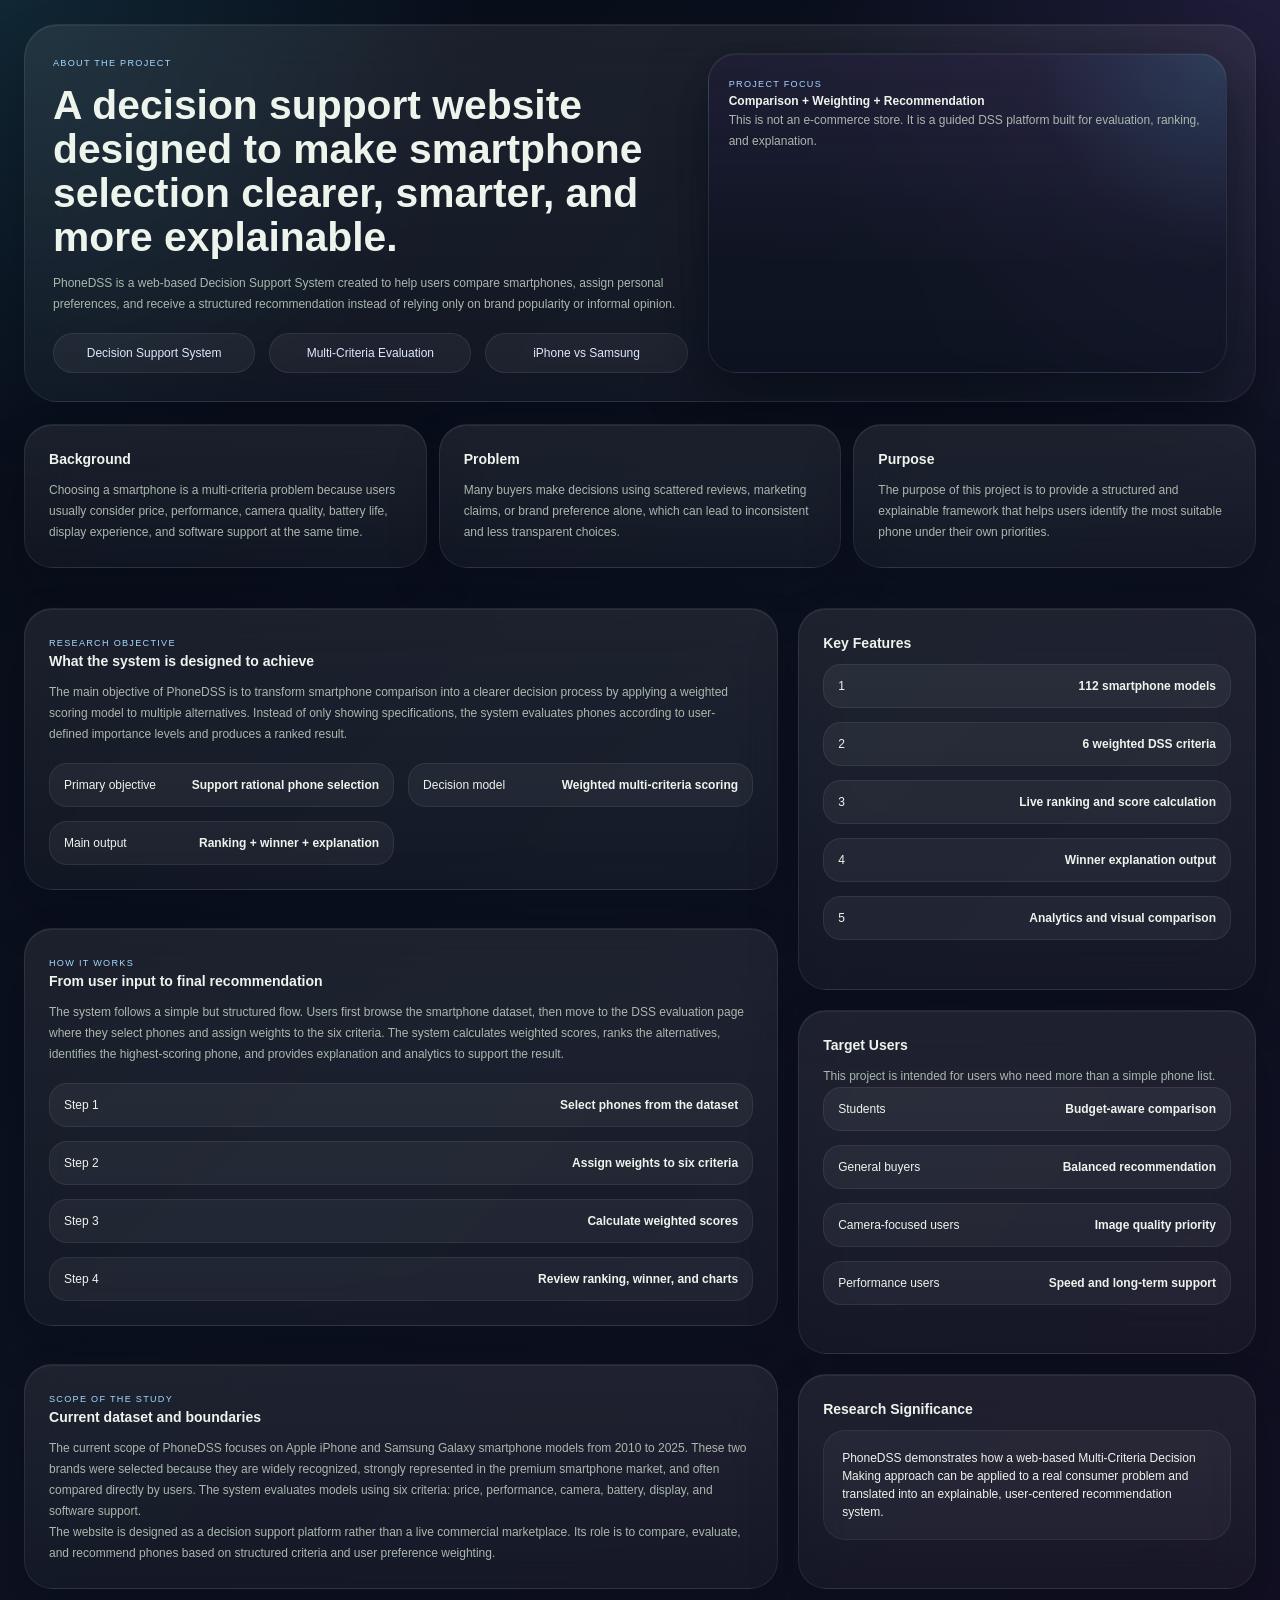
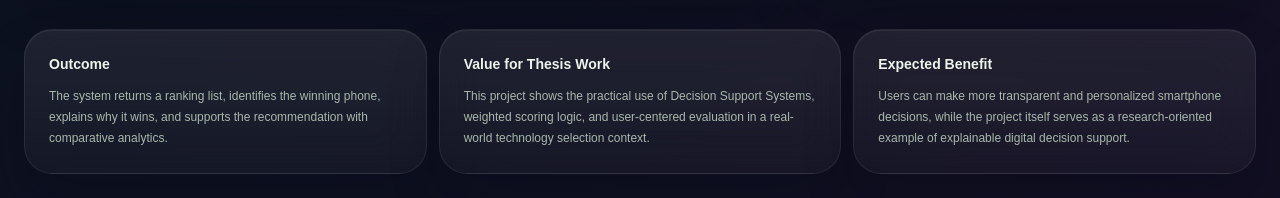
<file: about.html>
<!DOCTYPE html>
<html lang="en">
<head>
  <meta charset="UTF-8">
  <meta name="viewport" content="width=device-width, initial-scale=1.0">
  <title>About PhoneDSS</title>
  <link rel="stylesheet" href="assets/css/style.css?v=flow21">
</head>
<body class="site-page">
  <main class="site-shell">
    <section class="site-hero">
      <div>
        <span class="site-kicker">About The Project</span>
        <h1>A decision support website designed to make smartphone selection clearer, smarter, and more explainable.</h1>
        <p>
          PhoneDSS is a web-based Decision Support System created to help users compare smartphones,
          assign personal preferences, and receive a structured recommendation instead of relying only
          on brand popularity or informal opinion.
        </p>
        <div class="hero-tags">
          <span class="tag">Decision Support System</span>
          <span class="tag">Multi-Criteria Evaluation</span>
          <span class="tag">iPhone vs Samsung</span>
        </div>
      </div>
      <div class="site-visual-stack">
        <article class="hero-visual-card">
          <span class="site-kicker">Project Focus</span>
          <strong>Comparison + Weighting + Recommendation</strong>
          <p>This is not an e-commerce store. It is a guided DSS platform built for evaluation, ranking, and explanation.</p>
        </article>
      </div>
    </section>

    <section class="insight-grid">
      <article class="site-card">
        <h3>Background</h3>
        <p>Choosing a smartphone is a multi-criteria problem because users usually consider price, performance, camera quality, battery life, display experience, and software support at the same time.</p>
      </article>
      <article class="site-card">
        <h3>Problem</h3>
        <p>Many buyers make decisions using scattered reviews, marketing claims, or brand preference alone, which can lead to inconsistent and less transparent choices.</p>
      </article>
      <article class="site-card">
        <h3>Purpose</h3>
        <p>The purpose of this project is to provide a structured and explainable framework that helps users identify the most suitable phone under their own priorities.</p>
      </article>
    </section>

    <section class="site-content-grid" style="margin-top: 18px;">
      <section class="site-main-column">
        <article class="site-card">
          <span class="site-kicker">Research Objective</span>
          <h3>What the system is designed to achieve</h3>
          <p>
            The main objective of PhoneDSS is to transform smartphone comparison into a clearer
            decision process by applying a weighted scoring model to multiple alternatives.
            Instead of only showing specifications, the system evaluates phones according to
            user-defined importance levels and produces a ranked result.
          </p>
          <div class="comparison-grid" style="margin-top: 18px;">
            <div class="comparison-row">
              <span>Primary objective</span>
              <strong>Support rational phone selection</strong>
            </div>
            <div class="comparison-row">
              <span>Decision model</span>
              <strong>Weighted multi-criteria scoring</strong>
            </div>
            <div class="comparison-row">
              <span>Main output</span>
              <strong>Ranking + winner + explanation</strong>
            </div>
          </div>
        </article>

        <article class="site-card" style="margin-top: 18px;">
          <span class="site-kicker">How It Works</span>
          <h3>From user input to final recommendation</h3>
          <p>
            The system follows a simple but structured flow. Users first browse the smartphone
            dataset, then move to the DSS evaluation page where they select phones and assign
            weights to the six criteria. The system calculates weighted scores, ranks the
            alternatives, identifies the highest-scoring phone, and provides explanation and
            analytics to support the result.
          </p>
          <div class="result-stack" style="margin-top: 18px;">
            <div class="comparison-row">
              <span>Step 1</span>
              <strong>Select phones from the dataset</strong>
            </div>
            <div class="comparison-row">
              <span>Step 2</span>
              <strong>Assign weights to six criteria</strong>
            </div>
            <div class="comparison-row">
              <span>Step 3</span>
              <strong>Calculate weighted scores</strong>
            </div>
            <div class="comparison-row">
              <span>Step 4</span>
              <strong>Review ranking, winner, and charts</strong>
            </div>
          </div>
        </article>

        <article class="site-card" style="margin-top: 18px;">
          <span class="site-kicker">Scope of the Study</span>
          <h3>Current dataset and boundaries</h3>
          <p>
            The current scope of PhoneDSS focuses on Apple iPhone and Samsung Galaxy smartphone
            models from 2010 to 2025. These two brands were selected because they are widely
            recognized, strongly represented in the premium smartphone market, and often compared
            directly by users. The system evaluates models using six criteria: price, performance,
            camera, battery, display, and software support.
          </p>
          <p>
            The website is designed as a decision support platform rather than a live commercial
            marketplace. Its role is to compare, evaluate, and recommend phones based on structured
            criteria and user preference weighting.
          </p>
        </article>
      </section>

      <aside class="site-side-column">
        <article class="site-panel">
          <h3>Key Features</h3>
          <div class="result-stack">
            <div class="comparison-row">
              <span>1</span>
              <strong>112 smartphone models</strong>
            </div>
            <div class="comparison-row">
              <span>2</span>
              <strong>6 weighted DSS criteria</strong>
            </div>
            <div class="comparison-row">
              <span>3</span>
              <strong>Live ranking and score calculation</strong>
            </div>
            <div class="comparison-row">
              <span>4</span>
              <strong>Winner explanation output</strong>
            </div>
            <div class="comparison-row">
              <span>5</span>
              <strong>Analytics and visual comparison</strong>
            </div>
          </div>
        </article>

        <article class="site-panel">
          <h3>Target Users</h3>
          <p>This project is intended for users who need more than a simple phone list.</p>
          <div class="result-stack">
            <div class="comparison-row">
              <span>Students</span>
              <strong>Budget-aware comparison</strong>
            </div>
            <div class="comparison-row">
              <span>General buyers</span>
              <strong>Balanced recommendation</strong>
            </div>
            <div class="comparison-row">
              <span>Camera-focused users</span>
              <strong>Image quality priority</strong>
            </div>
            <div class="comparison-row">
              <span>Performance users</span>
              <strong>Speed and long-term support</strong>
            </div>
          </div>
        </article>

        <article class="site-sidebar-card">
          <h3>Research Significance</h3>
          <div class="explanation-box">
            PhoneDSS demonstrates how a web-based Multi-Criteria Decision Making approach can be
            applied to a real consumer problem and translated into an explainable, user-centered
            recommendation system.
          </div>
        </article>
      </aside>
    </section>

    <section class="insight-grid" style="margin-top: 18px;">
      <article class="site-card">
        <h3>Outcome</h3>
        <p>The system returns a ranking list, identifies the winning phone, explains why it wins, and supports the recommendation with comparative analytics.</p>
      </article>
      <article class="site-card">
        <h3>Value for Thesis Work</h3>
        <p>This project shows the practical use of Decision Support Systems, weighted scoring logic, and user-centered evaluation in a real-world technology selection context.</p>
      </article>
      <article class="site-card">
        <h3>Expected Benefit</h3>
        <p>Users can make more transparent and personalized smartphone decisions, while the project itself serves as a research-oriented example of explainable digital decision support.</p>
      </article>
    </section>
  </main>
</body>
</html>
</file>
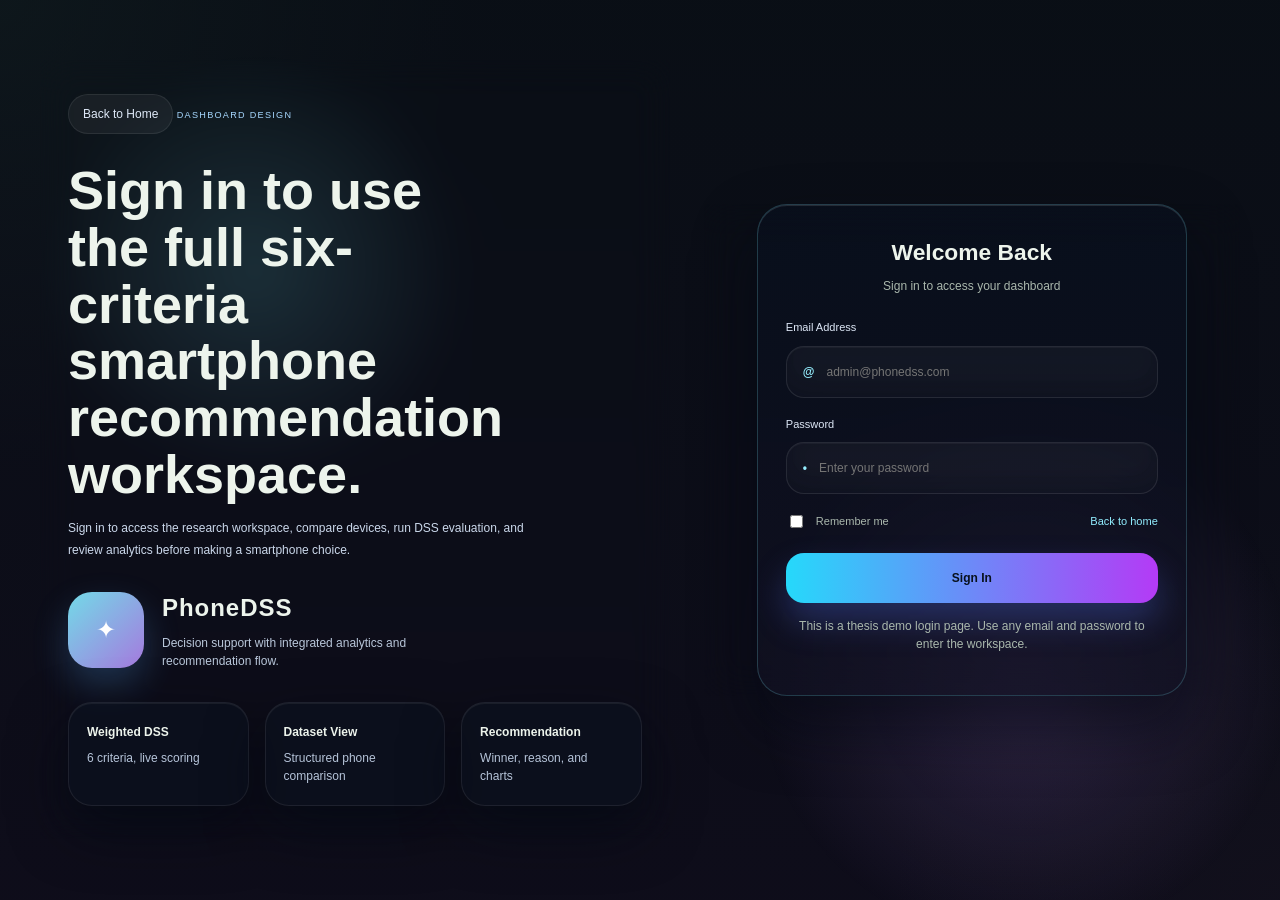
<file: admin-profile.html>
<!DOCTYPE html>
<html lang="en">
<head>
  <meta charset="UTF-8">
  <meta name="viewport" content="width=device-width, initial-scale=1.0">
  <title>Admin Profile</title>
  <link rel="stylesheet" href="assets/css/style.css?v=flow24">
</head>
<body class="dashboard-glass-page">
  <div class="dashboard-glass-overlay"></div>

  <main class="dashboard-shell">
    <aside class="dashboard-sidebar">
      <a href="admin-profile.html?v=flow24" class="dashboard-profile" data-dashboard-profile-link>
        <img src="assets/images/dashboard-profile-v2.png?v=flow19" alt="Profile">
        <div>
          <span class="dashboard-role">Admin</span>
          <h2 data-dashboard-user-name>PhoneDSS User</h2>
          <p data-dashboard-user-email>Signed in workspace</p>
        </div>
      </a>

      <nav class="dashboard-menu">
        <a href="dashboard.html?v=flow24" data-dashboard-nav="dashboard">Dashboard Overview</a>
        <a href="products.html?v=flow24" data-dashboard-nav="products">Products</a>
        <a href="dss.html?v=flow24" data-dashboard-nav="dss">DSS Evaluation</a>
        <a href="results.html?v=flow24" data-dashboard-nav="results">Recommendation</a>
        <a href="analytics.html?v=flow24" data-dashboard-nav="analytics">Analytics</a>
        <a href="index.html">Back Home</a>
        <a href="index.html" data-dashboard-logout>Logout</a>
        <div class="dashboard-theme-row">
          <button class="theme-toggle-btn" type="button" data-theme-toggle>Switch to Light Mode</button>
        </div>
      </nav>
    </aside>

    <section class="dashboard-main dashboard-page-main">
      <div class="profile-light-shell">
    <section class="profile-toolbar">
      <div class="profile-search">
        <span>Search</span>
      </div>
      <div class="profile-toolbar-date" id="profile-toolbar-date">Tuesday, 18 July</div>
      <div class="profile-toolbar-icons">
        <span></span>
        <span></span>
      </div>
    </section>

    <section class="profile-page-title">
      <h1>My Profile</h1>
    </section>

    <section class="profile-hero-card">
      <div class="profile-hero-avatar">
        <img src="assets/images/dashboard-profile-v2.png?v=flow19" alt="Admin">
        <span class="profile-avatar-badge"></span>
      </div>
      <div class="profile-hero-copy">
        <h2 id="admin-user-name">PhoneDSS Admin</h2>
        <p>Admin</p>
        <span id="admin-user-email">Research Workspace</span>
      </div>
    </section>

    <section class="profile-info-card">
      <div class="profile-card-head">
        <h3>Personal Information</h3>
        <div class="profile-card-actions">
          <button type="button" id="profile-edit-personal-btn">Edit</button>
          <button type="button" id="profile-save-personal-btn" class="profile-save-btn" hidden>Save</button>
          <button type="button" id="profile-cancel-personal-btn" class="profile-cancel-btn" hidden>Cancel</button>
        </div>
      </div>
      <div class="profile-info-grid" id="profile-personal-grid">
        <div>
          <span>First Name</span>
          <strong id="profile-first-name">Phone</strong>
          <input id="profile-first-name-input" class="profile-edit-input" type="text" value="Phone" hidden>
        </div>
        <div>
          <span>Last Name</span>
          <strong id="profile-last-name">Admin</strong>
          <input id="profile-last-name-input" class="profile-edit-input" type="text" value="Admin" hidden>
        </div>
        <div>
          <span>Date of Birth</span>
          <strong id="profile-dob">12-10-1990</strong>
          <input id="profile-dob-input" class="profile-edit-input" type="text" value="12-10-1990" hidden>
        </div>
        <div>
          <span>Email Address</span>
          <strong id="profile-email">info@phonedss.com</strong>
          <input id="profile-email-input" class="profile-edit-input" type="email" value="info@phonedss.com" hidden>
        </div>
        <div>
          <span>Phone Number</span>
          <strong id="profile-phone">(+95) 09 123 456 789</strong>
          <input id="profile-phone-input" class="profile-edit-input" type="text" value="(+95) 09 123 456 789" hidden>
        </div>
        <div>
          <span>User Role</span>
          <strong id="profile-role">Admin</strong>
          <input id="profile-role-input" class="profile-edit-input" type="text" value="Admin" hidden>
        </div>
      </div>
    </section>

    <section class="profile-info-card">
      <div class="profile-card-head">
        <h3>Address</h3>
        <div class="profile-card-actions">
          <button type="button" id="profile-edit-address-btn">Edit</button>
          <button type="button" id="profile-save-address-btn" class="profile-save-btn" hidden>Save</button>
          <button type="button" id="profile-cancel-address-btn" class="profile-cancel-btn" hidden>Cancel</button>
        </div>
      </div>
      <div class="profile-info-grid profile-address-grid">
        <div>
          <span>Country</span>
          <strong id="profile-country">Myanmar</strong>
          <input id="profile-country-input" class="profile-edit-input" type="text" value="Myanmar" hidden>
        </div>
        <div>
          <span>City</span>
          <strong id="profile-city">Yangon</strong>
          <input id="profile-city-input" class="profile-edit-input" type="text" value="Yangon" hidden>
        </div>
        <div>
          <span>Postal Code</span>
          <strong id="profile-postal">11081</strong>
          <input id="profile-postal-input" class="profile-edit-input" type="text" value="11081" hidden>
        </div>
      </div>
    </section>
      </div>
    </section>
  </main>

  <script src="assets/js/theme.js?v=flow22"></script>
  <script src="assets/js/dashboard-sidebar.js?v=flow24"></script>
  <script src="assets/js/admin-profile.js?v=flow19"></script>
</body>
</html>
</file>
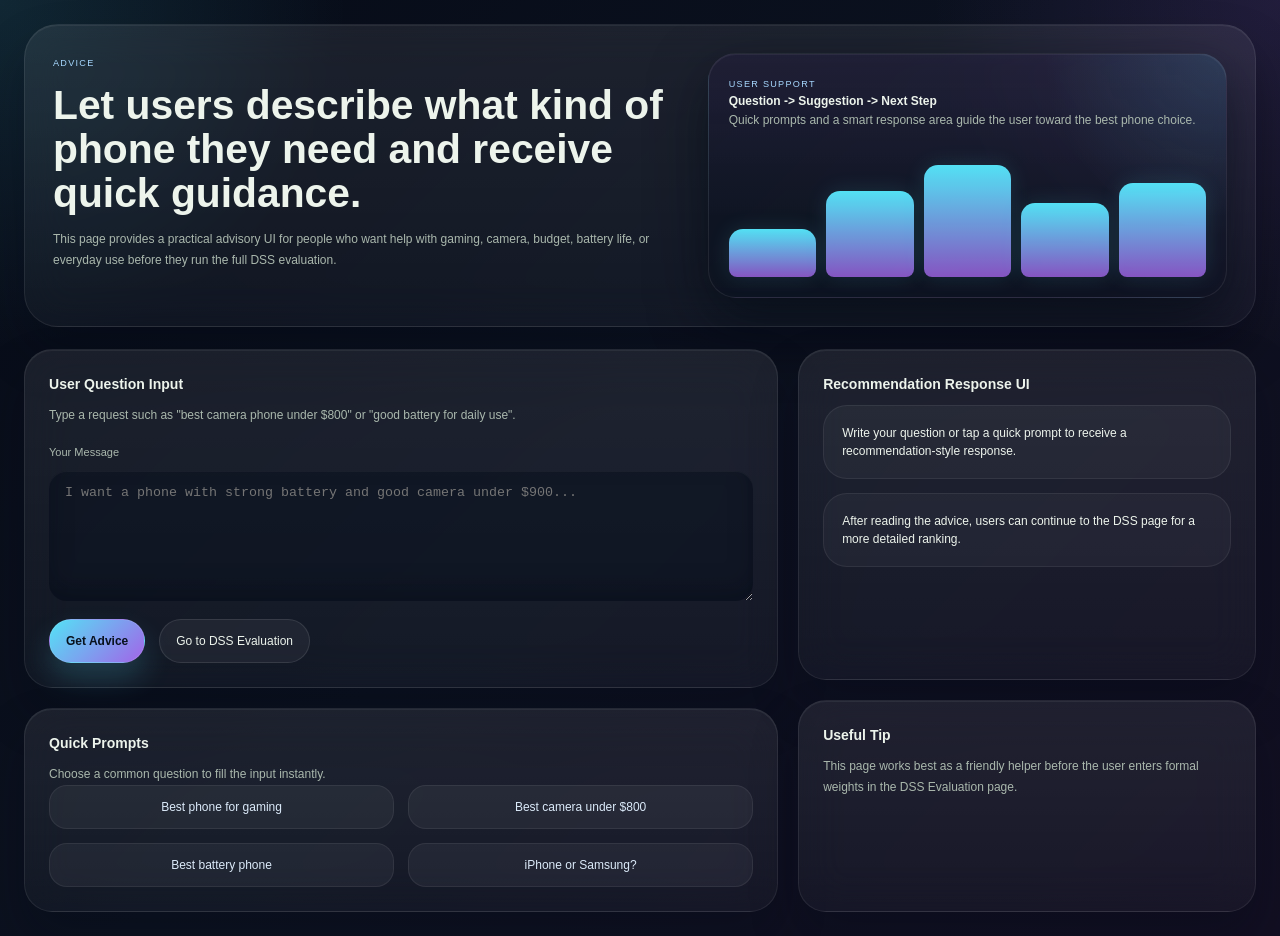
<file: ask-advice.html>
<!DOCTYPE html>
<html lang="en">
<head>
  <meta charset="UTF-8">
  <meta name="viewport" content="width=device-width, initial-scale=1.0">
  <title>Advice</title>
  <link rel="stylesheet" href="assets/css/style.css?v=clean14">
</head>
<body class="site-page">
  <main class="site-shell">
    <section class="site-hero">
      <div>
        <span class="site-kicker">Advice</span>
        <h1>Let users describe what kind of phone they need and receive quick guidance.</h1>
        <p>
          This page provides a practical advisory UI for people who want help with gaming, camera,
          budget, battery life, or everyday use before they run the full DSS evaluation.
        </p>
      </div>
      <div class="site-visual-stack">
        <article class="hero-visual-card">
          <span class="site-kicker">User Support</span>
          <strong>Question -> Suggestion -> Next Step</strong>
          <p>Quick prompts and a smart response area guide the user toward the best phone choice.</p>
          <div class="mini-bars">
            <span></span>
            <span></span>
            <span></span>
            <span></span>
            <span></span>
          </div>
        </article>
      </div>
    </section>

    <section class="site-content-grid">
      <div class="site-main-column">
        <article class="site-card">
          <h3>User Question Input</h3>
          <p>Type a request such as "best camera phone under $800" or "good battery for daily use".</p>
          <div class="filter-field" style="margin-top: 18px;">
            <label for="advice-input">Your Message</label>
            <textarea id="advice-input" placeholder="I want a phone with strong battery and good camera under $900..."></textarea>
          </div>
          <div class="site-hero-actions" style="margin-top: 18px;">
            <button id="advice-submit" class="site-link-btn primary" type="button">Get Advice</button>
            <a href="dss.html" class="site-link-btn subtle">Go to DSS Evaluation</a>
          </div>
        </article>

        <article class="site-card">
          <h3>Quick Prompts</h3>
          <p>Choose a common question to fill the input instantly.</p>
          <div class="advice-prompts">
            <button class="prompt-chip" type="button" data-prompt="Best phone for gaming with strong performance">Best phone for gaming</button>
            <button class="prompt-chip" type="button" data-prompt="Best camera phone under $800">Best camera under $800</button>
            <button class="prompt-chip" type="button" data-prompt="Best battery phone for everyday use">Best battery phone</button>
            <button class="prompt-chip" type="button" data-prompt="Should I choose iPhone or Samsung for long-term use?">iPhone or Samsung?</button>
          </div>
        </article>
      </div>

      <div class="site-side-column">
        <article class="site-panel">
          <h3>Recommendation Response UI</h3>
          <div class="advice-response">
            <div id="advice-response" class="response-bubble">
              Write your question or tap a quick prompt to receive a recommendation-style response.
            </div>
            <div id="advice-next-step" class="response-bubble">
              After reading the advice, users can continue to the DSS page for a more detailed ranking.
            </div>
          </div>
        </article>

        <article class="site-sidebar-card">
          <h3>Useful Tip</h3>
          <p>
            This page works best as a friendly helper before the user enters formal weights in the
            DSS Evaluation page.
          </p>
        </article>
      </div>
    </section>
  </main>

  <script src="assets/js/ask-advice.js?v=clean14"></script>
</body>
</html>
</file>
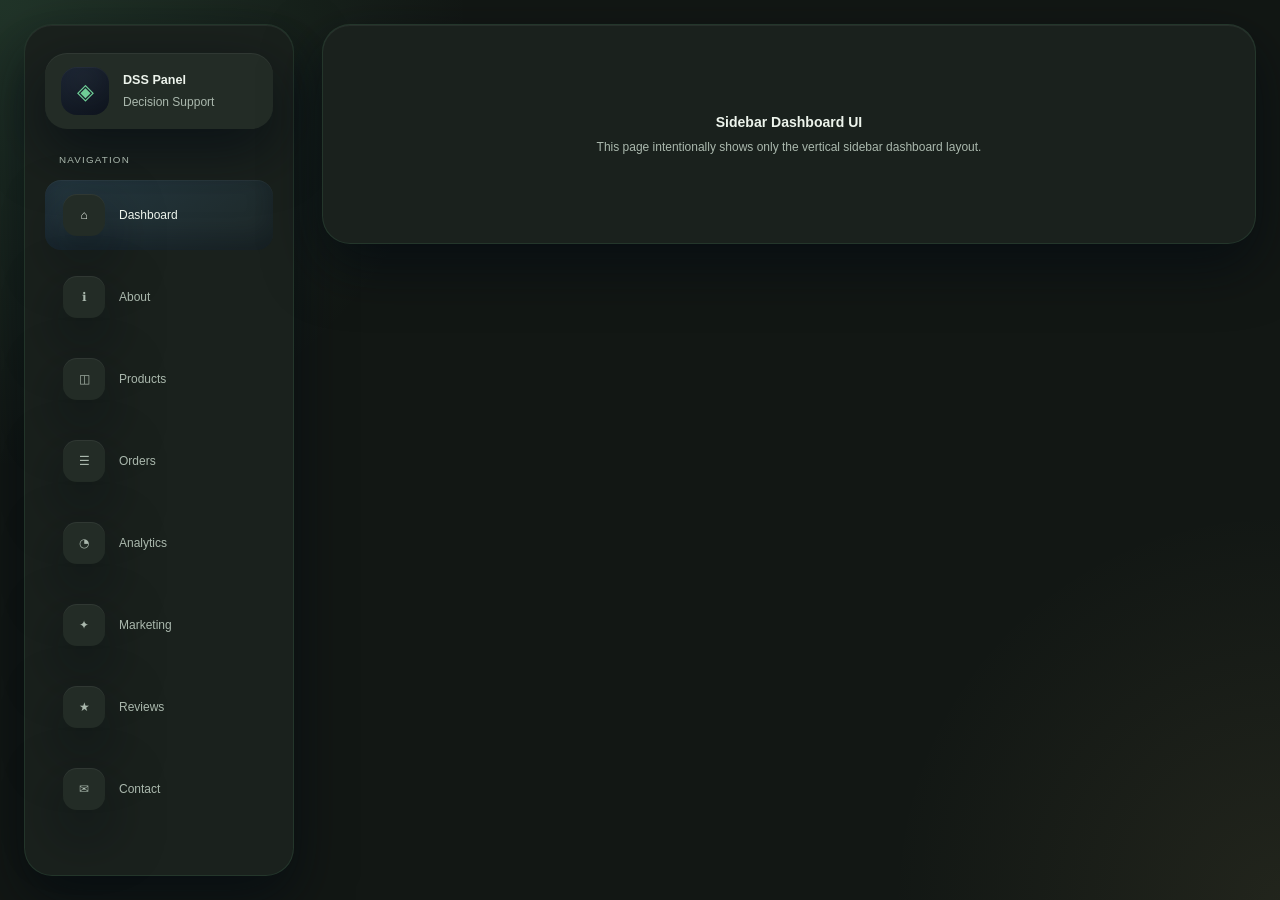
<file: dashboard-sidebar.html>
<!DOCTYPE html>
<html lang="en">
<head>
  <meta charset="UTF-8">
  <meta name="viewport" content="width=device-width, initial-scale=1.0">
  <title>DSS Sidebar UI</title>
  <link rel="stylesheet" href="assets/css/style.css?v=size11">
</head>
<body>
  <div class="app-shell">
    <aside class="sidebar sidebar-only-preview">
      <div class="brand">
        <div class="brand-mark">◈</div>
        <div>
          <h1>DSS Panel</h1>
          <p>Decision Support</p>
        </div>
      </div>

      <nav class="menu">
        <p class="menu-label">Navigation</p>
        <a href="dashboard.html" class="active"><span class="icon">⌂</span>Dashboard</a>
        <a href="#"><span class="icon">ℹ</span>About</a>
        <a href="products.html"><span class="icon">◫</span>Products</a>
        <a href="#"><span class="icon">☰</span>Orders</a>
        <a href="analytics.html"><span class="icon">◔</span>Analytics</a>
        <a href="#"><span class="icon">✦</span>Marketing</a>
        <a href="#"><span class="icon">★</span>Reviews</a>
        <a href="dss.html"><span class="icon">✉</span>Contact</a>
      </nav>
    </aside>

    <main class="content">
      <section class="placeholder">
        <div>
          <h3>Sidebar Dashboard UI</h3>
          <p>This page intentionally shows only the vertical sidebar dashboard layout.</p>
        </div>
      </section>
    </main>
  </div>
</body>
</html>
</file>
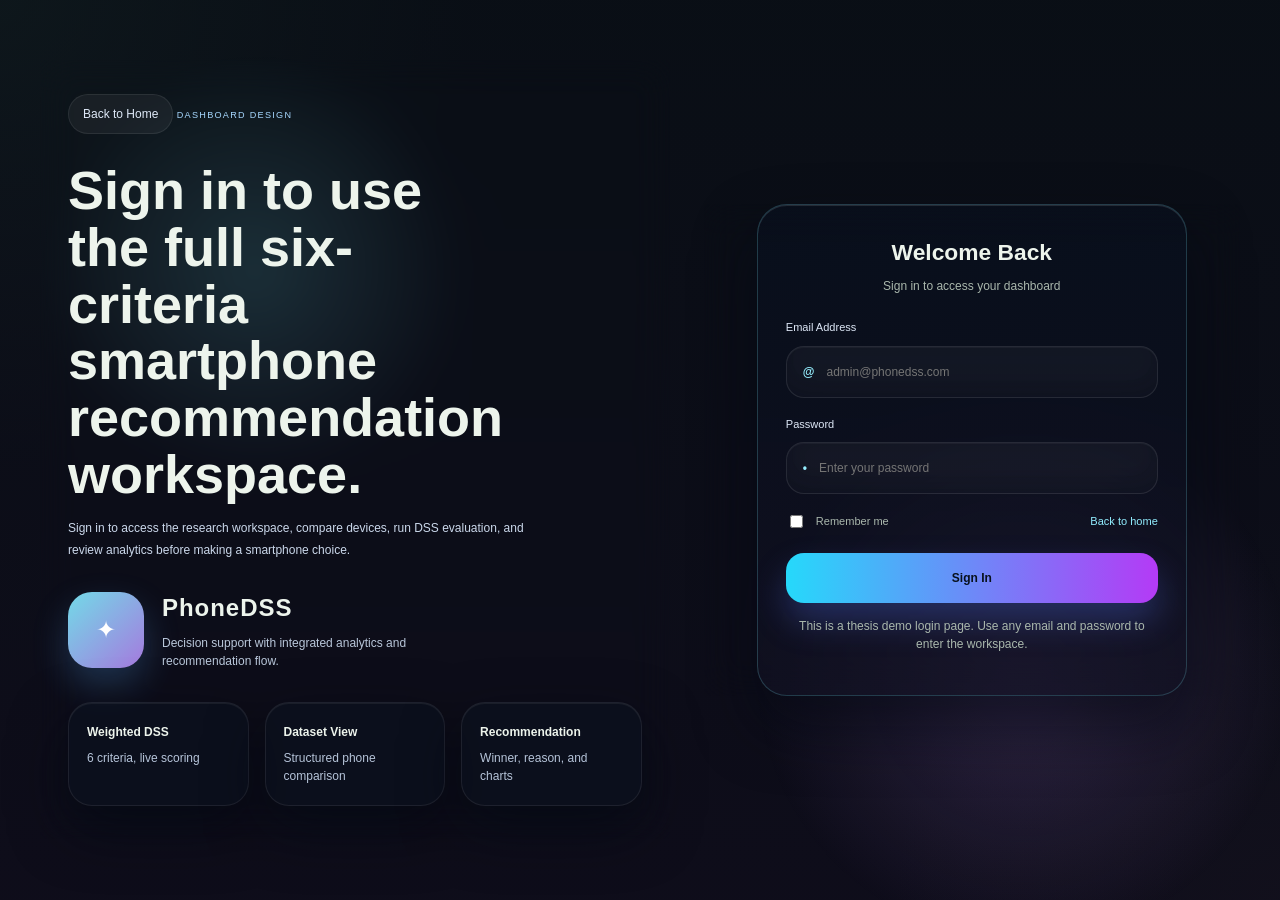
<file: dashboard.html>
<!DOCTYPE html>
<html lang="en">
<head>
  <meta charset="UTF-8">
  <meta name="viewport" content="width=device-width, initial-scale=1.0">
  <title>Dashboard</title>
  <link rel="stylesheet" href="assets/css/style.css?v=flow26">
</head>
<body class="dashboard-glass-page">
  <div class="dashboard-glass-overlay"></div>

  <main class="dashboard-shell">
    <aside class="dashboard-sidebar">
      <a href="admin-profile.html?v=flow24" class="dashboard-profile" data-dashboard-profile-link>
        <img src="assets/images/dashboard-profile-v2.png?v=flow19" alt="Profile">
        <div>
          <span class="dashboard-role">Admin</span>
          <h2 id="dashboard-user-name" data-dashboard-user-name>PhoneDSS User</h2>
          <p id="dashboard-user-email" data-dashboard-user-email>Signed in workspace</p>
        </div>
      </a>

      <nav class="dashboard-menu">
        <a href="dashboard.html?v=flow24" data-dashboard-nav="dashboard">Dashboard Overview</a>
        <a href="products.html?v=flow24" data-dashboard-nav="products">Products</a>
        <a href="dss.html?v=flow24" data-dashboard-nav="dss">DSS Evaluation</a>
        <a href="results.html?v=flow24" data-dashboard-nav="results">Recommendation</a>
        <a href="analytics.html?v=flow24" data-dashboard-nav="analytics">Analytics</a>
        <a href="index.html">Back Home</a>
        <a href="index.html" id="dashboard-logout-btn" data-dashboard-logout>Logout</a>
        <div class="dashboard-theme-row">
          <button class="theme-toggle-btn" type="button" data-theme-toggle>Switch to Light Mode</button>
        </div>
      </nav>
    </aside>

    <section class="dashboard-main">
      <section class="dashboard-topbar">
        <div class="dashboard-topbar-copy">
          <span class="dashboard-kicker">Decision Support Overview</span>
          <h1>PhoneDSS Dashboard Overview</h1>
          <p>Track dataset scale, latest recommendation activity, and quick actions from one real-time workspace.</p>
        </div>

        <div class="dashboard-topbar-actions">
          <div class="dashboard-topbar-links">
            <a href="dss.html" class="dashboard-primary-link">Run Evaluation</a>
            <a href="analytics.html" class="dashboard-secondary-link">Open Analytics</a>
          </div>
        </div>
      </section>

      <section class="dashboard-summary-row">
        <article class="dashboard-summary-card">
          <span class="dashboard-summary-label">Total Models</span>
          <strong id="dashboard-summary-models">112</strong>
          <small>Apple + Samsung records</small>
        </article>

        <article class="dashboard-summary-card">
          <span class="dashboard-summary-label">Selected Phones</span>
          <strong id="dashboard-summary-selected">0</strong>
          <small>Latest DSS comparison set</small>
        </article>

        <article class="dashboard-summary-card">
          <span class="dashboard-summary-label">Latest Winner</span>
          <strong id="dashboard-summary-winner">No result yet</strong>
          <small id="dashboard-summary-winner-note">Run DSS to identify a winner</small>
        </article>

        <article class="dashboard-summary-card">
          <span class="dashboard-summary-label">Saved Comparisons</span>
          <strong id="dashboard-summary-saved">0</strong>
          <small>Reusable evaluation history</small>
        </article>

        <article class="dashboard-summary-card">
          <span class="dashboard-summary-label">Active Mode</span>
          <strong id="dashboard-summary-mode">Balanced</strong>
          <small id="dashboard-summary-mode-note">Ready for a fresh run</small>
        </article>
      </section>

      <section class="dashboard-card-grid">
        <article class="dashboard-glass-card dashboard-chart-card dashboard-bar-card">
          <div class="dashboard-card-head">
            <div>
              <small>Weight distribution</small>
              <strong>Criteria balance</strong>
            </div>
            <span class="dashboard-card-badge">Bars</span>
          </div>

          <div class="dashboard-bars-matrix">
            <div class="dashboard-bars-group">
              <span style="height:58%"></span>
              <span style="height:92%"></span>
              <span style="height:86%"></span>
              <span style="height:66%"></span>
              <span style="height:72%"></span>
              <span style="height:64%"></span>
            </div>
            <div class="dashboard-bars-labels">
              <span>Price</span>
              <span>Perf.</span>
              <span>Camera</span>
              <span>Battery</span>
              <span>Display</span>
              <span>Support</span>
            </div>
          </div>
        </article>

        <article class="dashboard-glass-card dashboard-chart-card dashboard-line-card">
          <div class="dashboard-card-head">
            <div>
              <small>Recommendation trend</small>
              <strong>Recommendation Trend</strong>
            </div>
            <span class="dashboard-card-badge">Trend</span>
          </div>

          <div class="dashboard-line-legend">
            <span><i class="is-violet"></i>Weighted score</span>
            <span><i class="is-gold"></i>Preference shift</span>
          </div>

          <div class="dashboard-line-stage">
            <div class="dashboard-line-axis">
              <span>0</span>
              <span>20</span>
              <span>50</span>
              <span>90</span>
            </div>
            <div class="dashboard-line-canvas"></div>
          </div>
        </article>

        <article class="dashboard-glass-card dashboard-chart-card dashboard-ring-card">
          <div class="dashboard-card-head">
            <div>
              <small>Selection balance</small>
              <strong>Brand status</strong>
            </div>
            <span class="dashboard-card-badge">Split</span>
          </div>

          <div class="dashboard-ring-layout">
            <div class="dashboard-ring-shell">
              <div class="dashboard-ring-chart"></div>
            </div>

            <div class="dashboard-ring-stats">
              <div>
                <span>Apple</span>
                <strong>50%</strong>
              </div>
              <div>
                <span>Samsung</span>
                <strong>50%</strong>
              </div>
            </div>
          </div>
        </article>

        <article class="dashboard-glass-card dashboard-table-card">
          <div class="dashboard-card-head dashboard-table-head">
            <div>
              <small>Recent activity</small>
              <strong>Comparison log</strong>
            </div>

            <div class="dashboard-table-actions">
              <select class="dashboard-table-filter" aria-label="Mode filter">
                <option>Mode filter</option>
                <option>Balanced</option>
                <option>Budget</option>
                <option>Camera</option>
                <option>Performance</option>
              </select>
              <button class="dashboard-table-export" type="button" id="dashboard-export-btn">Export Log</button>
            </div>
          </div>

          <div class="dashboard-table-wrap">
            <table class="dashboard-data-table">
              <thead>
                <tr>
                  <th>Comparison</th>
                  <th>Mode</th>
                  <th>Selected</th>
                  <th>Winner Score</th>
                  <th>Status</th>
                  <th>Updated</th>
                </tr>
              </thead>
              <tbody id="dashboard-history-table-body">
                <tr>
                  <td colspan="6" class="dashboard-table-empty">Run DSS first to populate the dashboard log.</td>
                </tr>
              </tbody>
            </table>
          </div>
        </article>
      </section>
    </section>
  </main>

  <script src="assets/js/phones-data.js?v=flow19"></script>
  <script src="assets/js/theme.js?v=flow22"></script>
  <script src="assets/js/dashboard-sidebar.js?v=flow24"></script>
  <script src="assets/js/dashboard.js?v=flow26"></script>
</body>
</html>
</file>
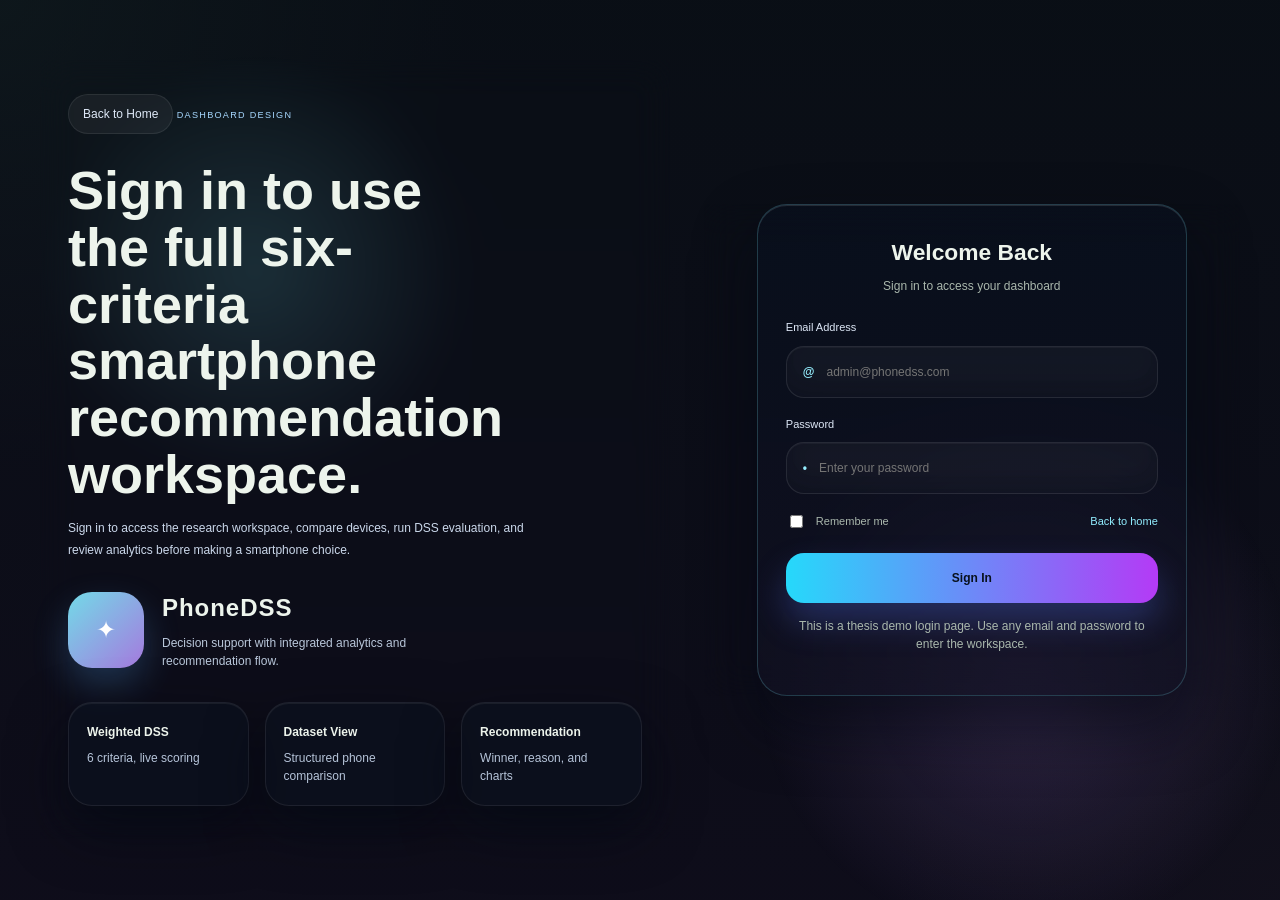
<file: login.html>
<!DOCTYPE html>
<html lang="en">
<head>
  <meta charset="UTF-8">
  <meta name="viewport" content="width=device-width, initial-scale=1.0">
  <title>Login</title>
  <link rel="stylesheet" href="assets/css/style.css?v=flow23">
</head>
<body class="login-page">
  <div class="login-page-overlay"></div>

  <main class="login-shell">
    <section class="login-showcase">
      <a href="index.html?v=flow19" class="login-back-link">Back to Home</a>
      <span class="site-kicker">Dashboard Design</span>
      <h1>Sign in to use the full six-criteria smartphone recommendation workspace.</h1>
      <p>
        Sign in to access the research workspace, compare devices, run DSS evaluation, and review
        analytics before making a smartphone choice.
      </p>

      <div class="login-brand-block">
        <div class="login-brand-mark">✦</div>
        <div>
          <strong>PhoneDSS</strong>
          <span>Decision support with integrated analytics and recommendation flow.</span>
        </div>
      </div>

      <div class="login-feature-grid">
        <article class="login-feature-card">
          <strong>Weighted DSS</strong>
          <span>6 criteria, live scoring</span>
        </article>
        <article class="login-feature-card">
          <strong>Dataset View</strong>
          <span>Structured phone comparison</span>
        </article>
        <article class="login-feature-card">
          <strong>Recommendation</strong>
          <span>Winner, reason, and charts</span>
        </article>
      </div>
    </section>

    <section class="login-panel">
      <form id="login-form" class="login-form" action="dashboard.html?v=flow19">
        <div class="login-panel-header">
          <h2>Welcome Back</h2>
          <p>Sign in to access your dashboard</p>
        </div>

        <div class="login-field">
          <label for="email">Email Address</label>
          <div class="login-input-wrap">
            <span class="login-input-icon">@</span>
            <input id="email" name="email" type="email" placeholder="admin@phonedss.com" required>
          </div>
        </div>

        <div class="login-field">
          <label for="password">Password</label>
          <div class="login-input-wrap">
            <span class="login-input-icon">•</span>
            <input id="password" name="password" type="password" placeholder="Enter your password" required>
          </div>
        </div>

        <div class="login-meta-row">
          <label class="login-check">
            <input type="checkbox" id="remember_me">
            <span>Remember me</span>
          </label>
          <a href="index.html?v=flow19">Back to home</a>
        </div>

        <button class="login-submit" type="submit">Sign In</button>

        <p class="site-note" style="margin-top: 14px; text-align: center;">
          This is a thesis demo login page. Use any email and password to enter the workspace.
        </p>

      </form>
    </section>
  </main>

  <script src="assets/js/theme.js?v=flow22"></script>
  <script src="assets/js/login.js?v=flow19"></script>
</body>
</html>
</file>
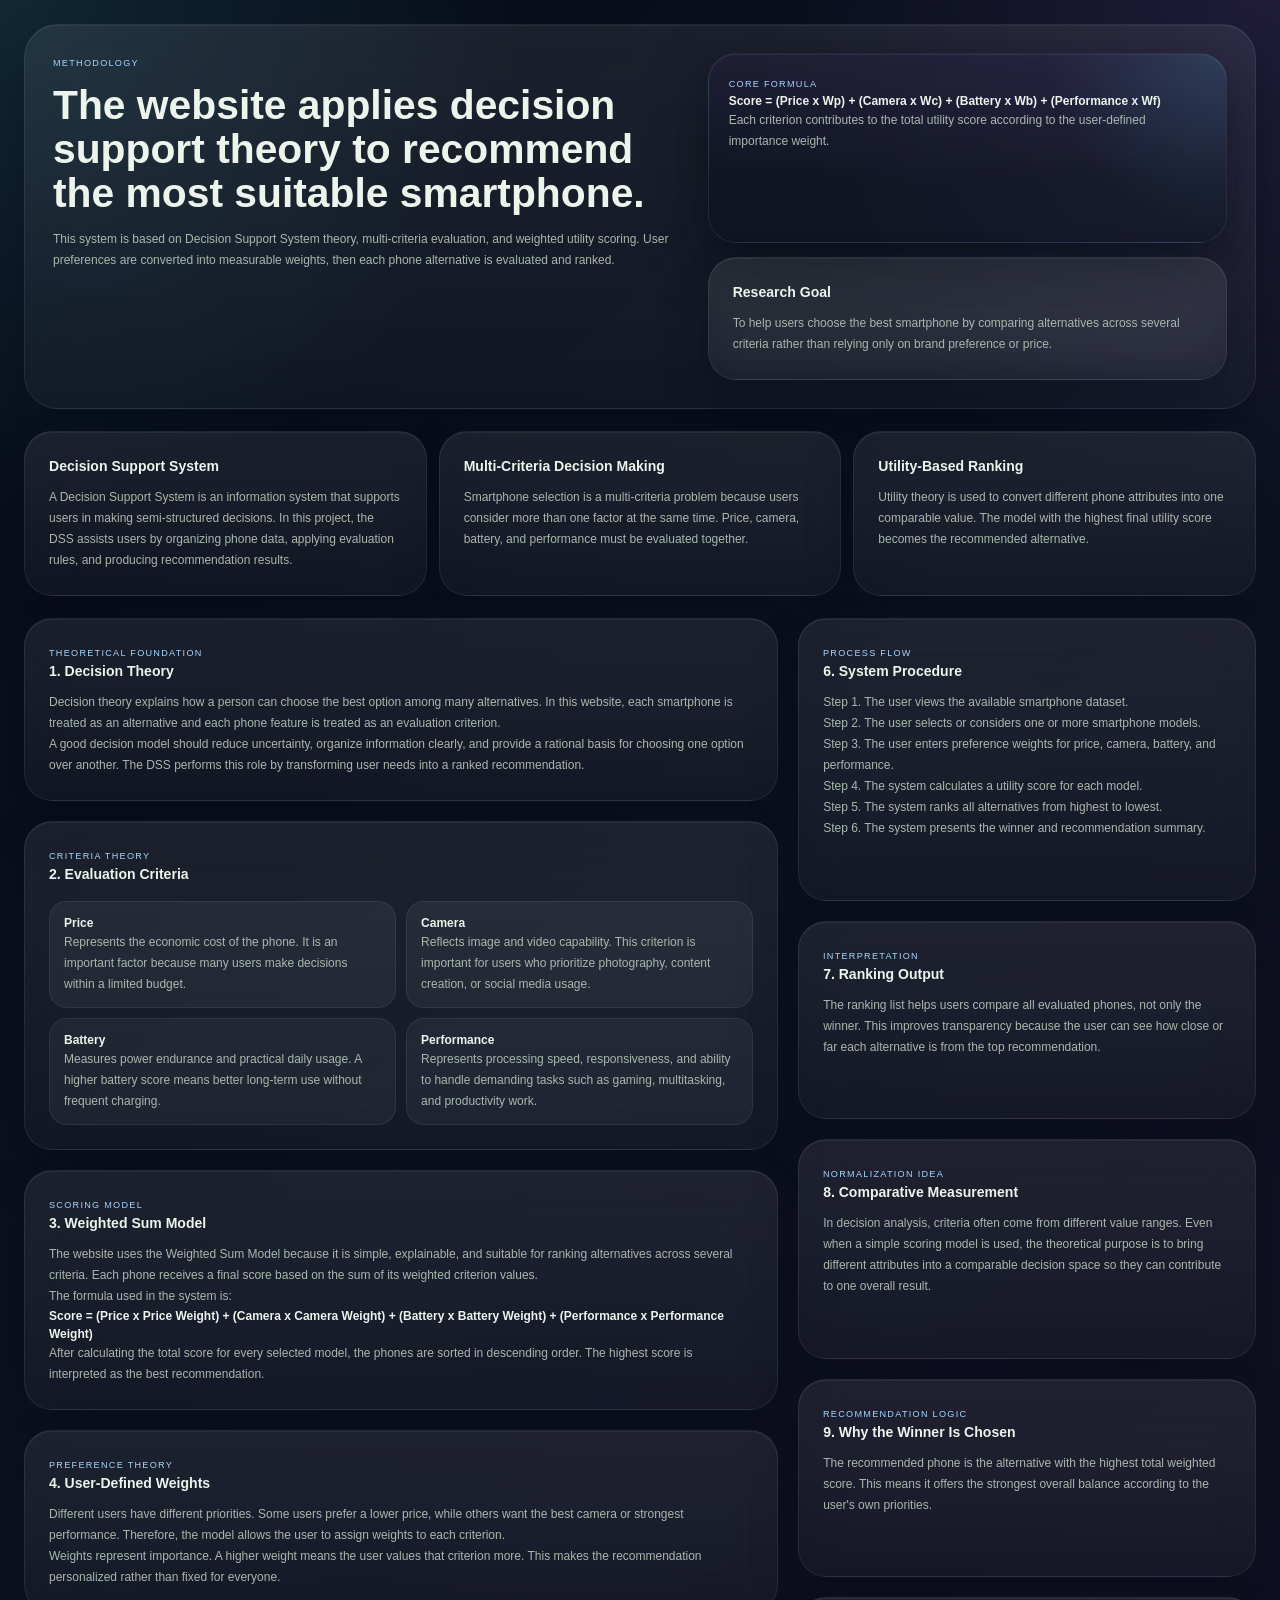
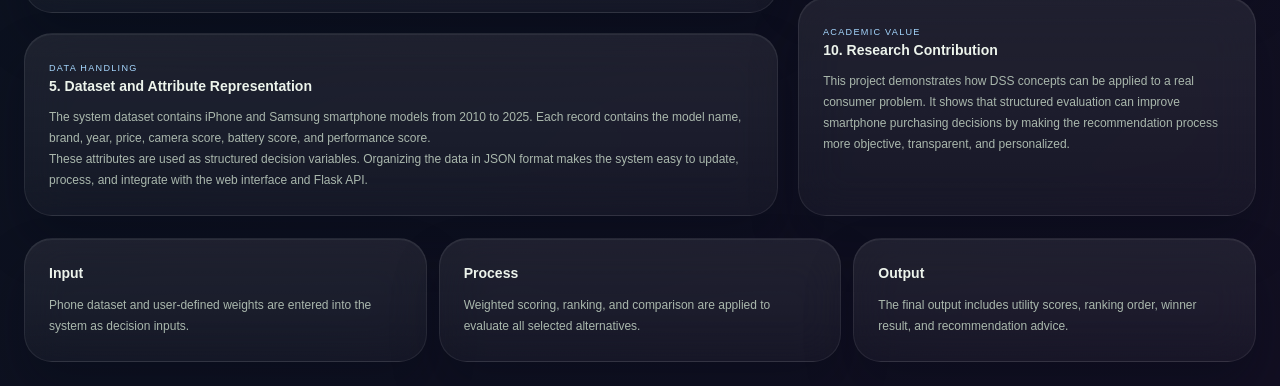
<file: methodology.html>
<!DOCTYPE html>
<html lang="en">
<head>
  <meta charset="UTF-8">
  <meta name="viewport" content="width=device-width, initial-scale=1.0">
  <title>Methodology</title>
  <link rel="stylesheet" href="assets/css/style.css?v=clean14">
</head>
<body class="site-page">
  <main class="site-shell">
    <section class="site-hero">
      <div>
        <span class="site-kicker">Methodology</span>
        <h1>The website applies decision support theory to recommend the most suitable smartphone.</h1>
        <p>
          This system is based on Decision Support System theory, multi-criteria evaluation,
          and weighted utility scoring. User preferences are converted into measurable weights,
          then each phone alternative is evaluated and ranked.
        </p>
      </div>
      <div class="site-visual-stack">
        <article class="hero-visual-card">
          <span class="site-kicker">Core Formula</span>
          <strong>
            Score = (Price x Wp) + (Camera x Wc) + (Battery x Wb) + (Performance x Wf)
          </strong>
          <p>
            Each criterion contributes to the total utility score according to the user-defined
            importance weight.
          </p>
        </article>
        <article class="site-card">
          <h3>Research Goal</h3>
          <p>
            To help users choose the best smartphone by comparing alternatives across several
            criteria rather than relying only on brand preference or price.
          </p>
        </article>
      </div>
    </section>

    <section class="insight-grid">
      <article class="site-card">
        <h3>Decision Support System</h3>
        <p>
          A Decision Support System is an information system that supports users in making
          semi-structured decisions. In this project, the DSS assists users by organizing phone
          data, applying evaluation rules, and producing recommendation results.
        </p>
      </article>
      <article class="site-card">
        <h3>Multi-Criteria Decision Making</h3>
        <p>
          Smartphone selection is a multi-criteria problem because users consider more than one
          factor at the same time. Price, camera, battery, and performance must be evaluated together.
        </p>
      </article>
      <article class="site-card">
        <h3>Utility-Based Ranking</h3>
        <p>
          Utility theory is used to convert different phone attributes into one comparable value.
          The model with the highest final utility score becomes the recommended alternative.
        </p>
      </article>
    </section>

    <section class="site-content-grid">
      <div class="site-main-column">
        <article class="site-card">
          <span class="site-kicker">Theoretical Foundation</span>
          <h3>1. Decision Theory</h3>
          <p>
            Decision theory explains how a person can choose the best option among many alternatives.
            In this website, each smartphone is treated as an alternative and each phone feature is
            treated as an evaluation criterion.
          </p>
          <p>
            A good decision model should reduce uncertainty, organize information clearly, and provide
            a rational basis for choosing one option over another. The DSS performs this role by
            transforming user needs into a ranked recommendation.
          </p>
        </article>

        <article class="site-card">
          <span class="site-kicker">Criteria Theory</span>
          <h3>2. Evaluation Criteria</h3>
          <div class="metric-row">
            <div>
              <strong>Price</strong>
              <p>
                Represents the economic cost of the phone. It is an important factor because many
                users make decisions within a limited budget.
              </p>
            </div>
            <div>
              <strong>Camera</strong>
              <p>
                Reflects image and video capability. This criterion is important for users who
                prioritize photography, content creation, or social media usage.
              </p>
            </div>
            <div>
              <strong>Battery</strong>
              <p>
                Measures power endurance and practical daily usage. A higher battery score means
                better long-term use without frequent charging.
              </p>
            </div>
            <div>
              <strong>Performance</strong>
              <p>
                Represents processing speed, responsiveness, and ability to handle demanding tasks
                such as gaming, multitasking, and productivity work.
              </p>
            </div>
          </div>
        </article>

        <article class="site-card">
          <span class="site-kicker">Scoring Model</span>
          <h3>3. Weighted Sum Model</h3>
          <p>
            The website uses the Weighted Sum Model because it is simple, explainable, and suitable
            for ranking alternatives across several criteria. Each phone receives a final score based
            on the sum of its weighted criterion values.
          </p>
          <p>
            The formula used in the system is:
          </p>
          <strong>
            Score = (Price x Price Weight) + (Camera x Camera Weight) + (Battery x Battery Weight)
            + (Performance x Performance Weight)
          </strong>
          <p>
            After calculating the total score for every selected model, the phones are sorted in
            descending order. The highest score is interpreted as the best recommendation.
          </p>
        </article>

        <article class="site-card">
          <span class="site-kicker">Preference Theory</span>
          <h3>4. User-Defined Weights</h3>
          <p>
            Different users have different priorities. Some users prefer a lower price, while others
            want the best camera or strongest performance. Therefore, the model allows the user to
            assign weights to each criterion.
          </p>
          <p>
            Weights represent importance. A higher weight means the user values that criterion more.
            This makes the recommendation personalized rather than fixed for everyone.
          </p>
        </article>

        <article class="site-card">
          <span class="site-kicker">Data Handling</span>
          <h3>5. Dataset and Attribute Representation</h3>
          <p>
            The system dataset contains iPhone and Samsung smartphone models from 2010 to 2025.
            Each record contains the model name, brand, year, price, camera score, battery score,
            and performance score.
          </p>
          <p>
            These attributes are used as structured decision variables. Organizing the data in JSON
            format makes the system easy to update, process, and integrate with the web interface
            and Flask API.
          </p>
        </article>
      </div>

      <div class="site-side-column">
        <article class="site-card">
          <span class="site-kicker">Process Flow</span>
          <h3>6. System Procedure</h3>
          <p>Step 1. The user views the available smartphone dataset.</p>
          <p>Step 2. The user selects or considers one or more smartphone models.</p>
          <p>Step 3. The user enters preference weights for price, camera, battery, and performance.</p>
          <p>Step 4. The system calculates a utility score for each model.</p>
          <p>Step 5. The system ranks all alternatives from highest to lowest.</p>
          <p>Step 6. The system presents the winner and recommendation summary.</p>
        </article>

        <article class="site-card">
          <span class="site-kicker">Interpretation</span>
          <h3>7. Ranking Output</h3>
          <p>
            The ranking list helps users compare all evaluated phones, not only the winner. This
            improves transparency because the user can see how close or far each alternative is
            from the top recommendation.
          </p>
        </article>

        <article class="site-card">
          <span class="site-kicker">Normalization Idea</span>
          <h3>8. Comparative Measurement</h3>
          <p>
            In decision analysis, criteria often come from different value ranges. Even when a simple
            scoring model is used, the theoretical purpose is to bring different attributes into a
            comparable decision space so they can contribute to one overall result.
          </p>
        </article>

        <article class="site-card">
          <span class="site-kicker">Recommendation Logic</span>
          <h3>9. Why the Winner Is Chosen</h3>
          <p>
            The recommended phone is the alternative with the highest total weighted score. This means
            it offers the strongest overall balance according to the user's own priorities.
          </p>
        </article>

        <article class="site-card">
          <span class="site-kicker">Academic Value</span>
          <h3>10. Research Contribution</h3>
          <p>
            This project demonstrates how DSS concepts can be applied to a real consumer problem.
            It shows that structured evaluation can improve smartphone purchasing decisions by making
            the recommendation process more objective, transparent, and personalized.
          </p>
        </article>
      </div>
    </section>

    <section class="insight-grid">
      <article class="site-card">
        <h3>Input</h3>
        <p>
          Phone dataset and user-defined weights are entered into the system as decision inputs.
        </p>
      </article>
      <article class="site-card">
        <h3>Process</h3>
        <p>
          Weighted scoring, ranking, and comparison are applied to evaluate all selected alternatives.
        </p>
      </article>
      <article class="site-card">
        <h3>Output</h3>
        <p>
          The final output includes utility scores, ranking order, winner result, and recommendation advice.
        </p>
      </article>
    </section>
  </main>
</body>
</html>
</file>
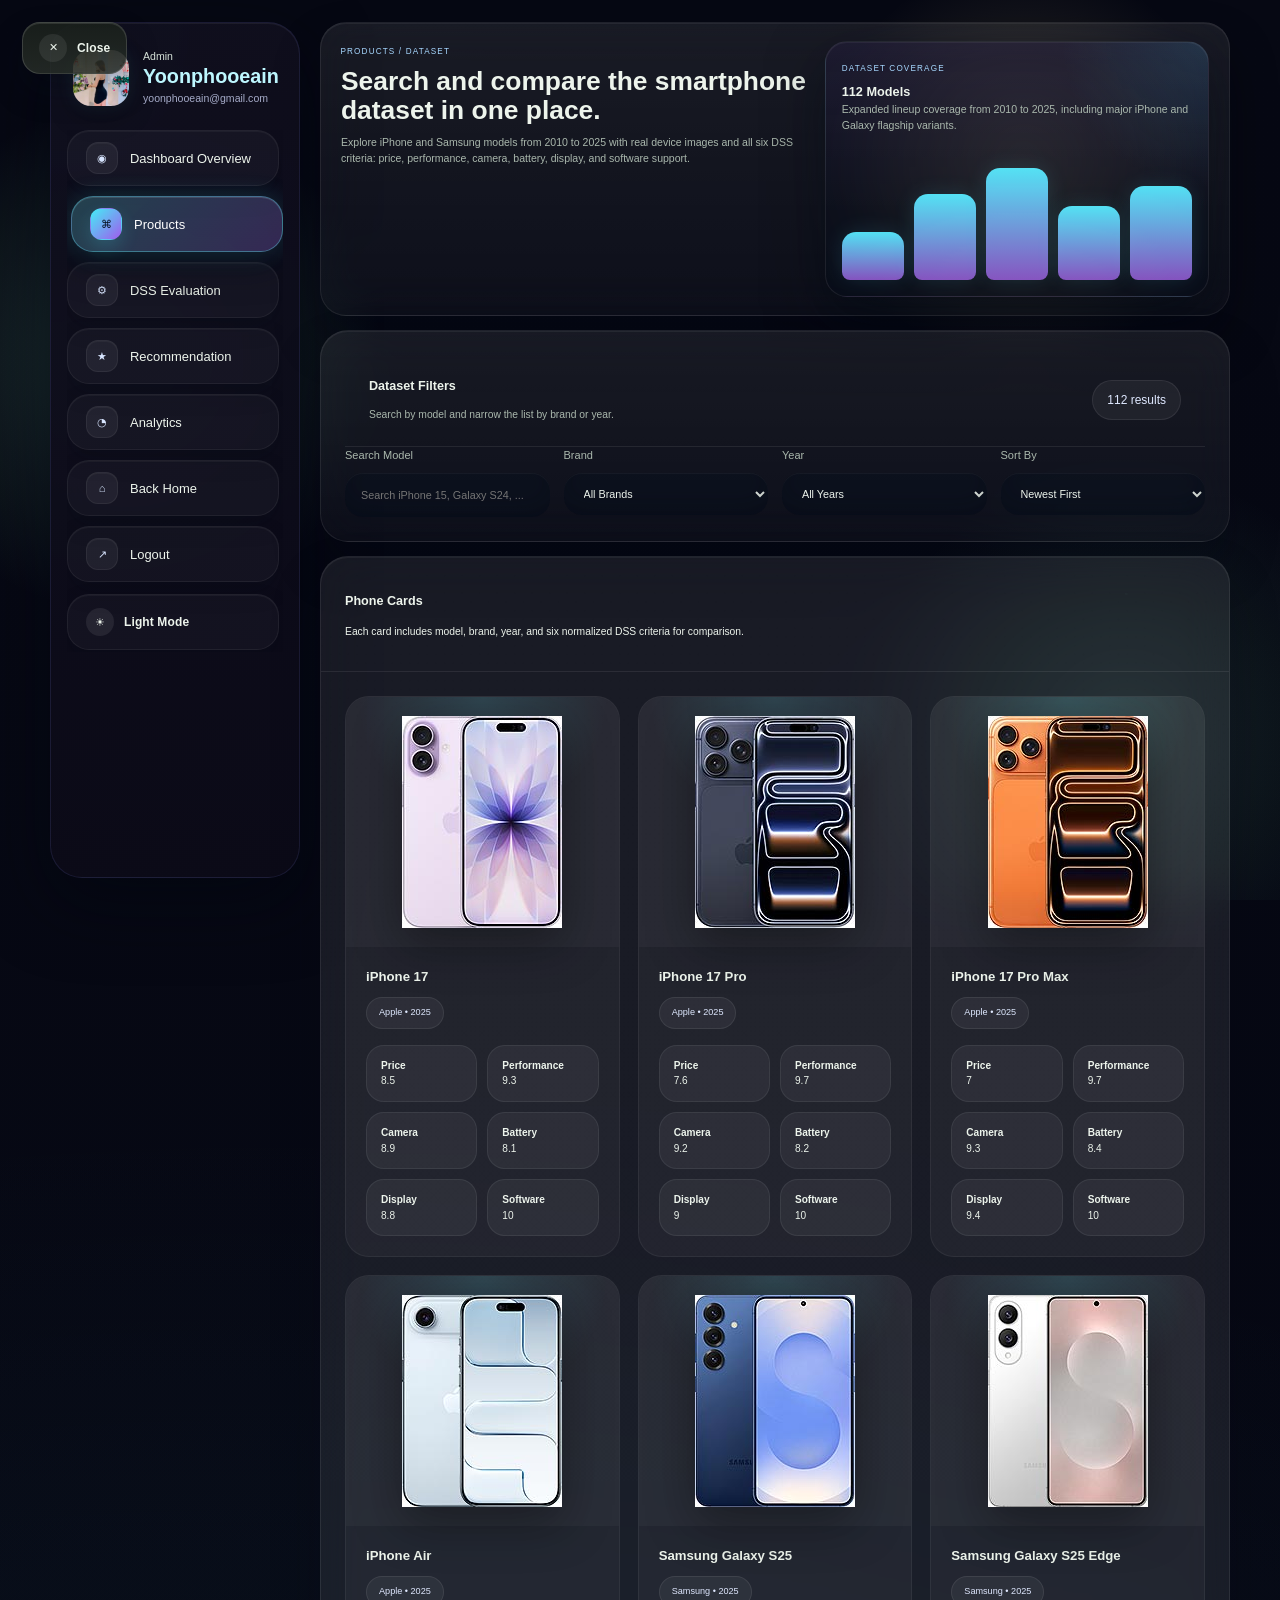
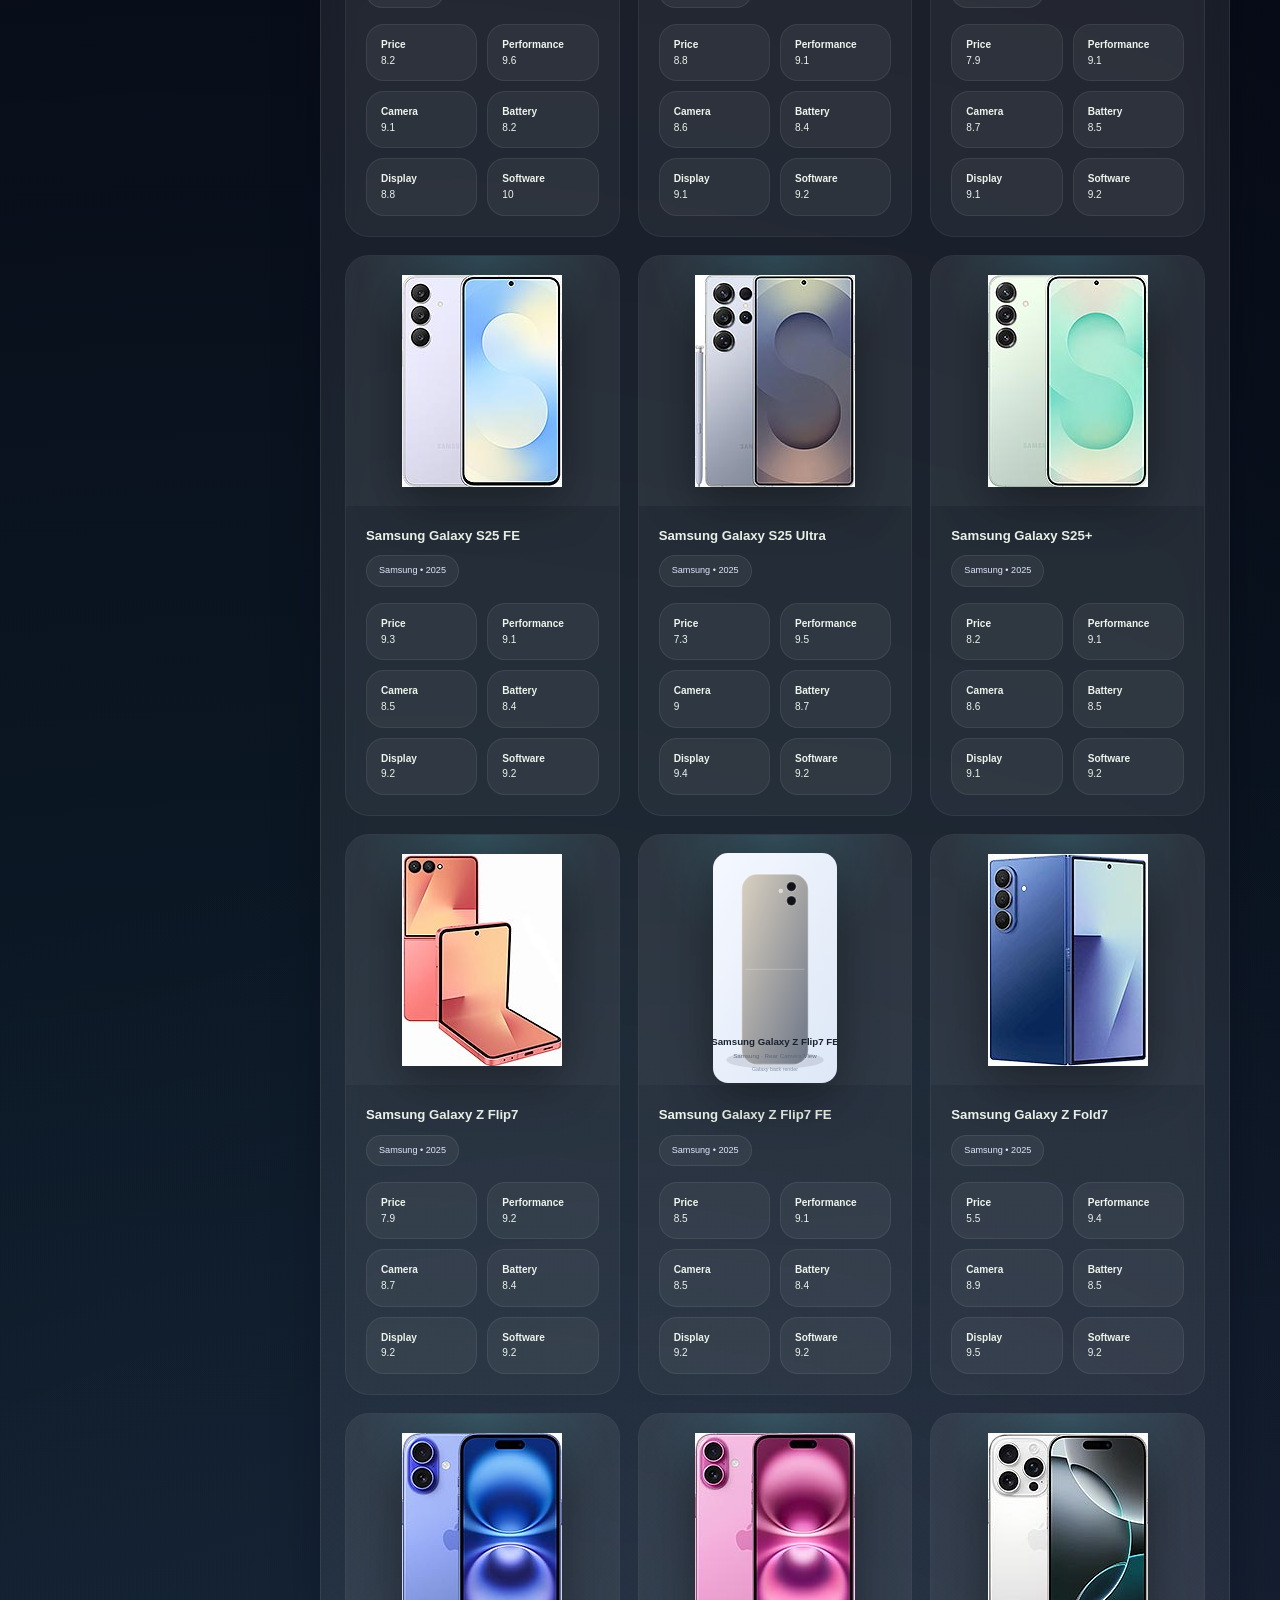
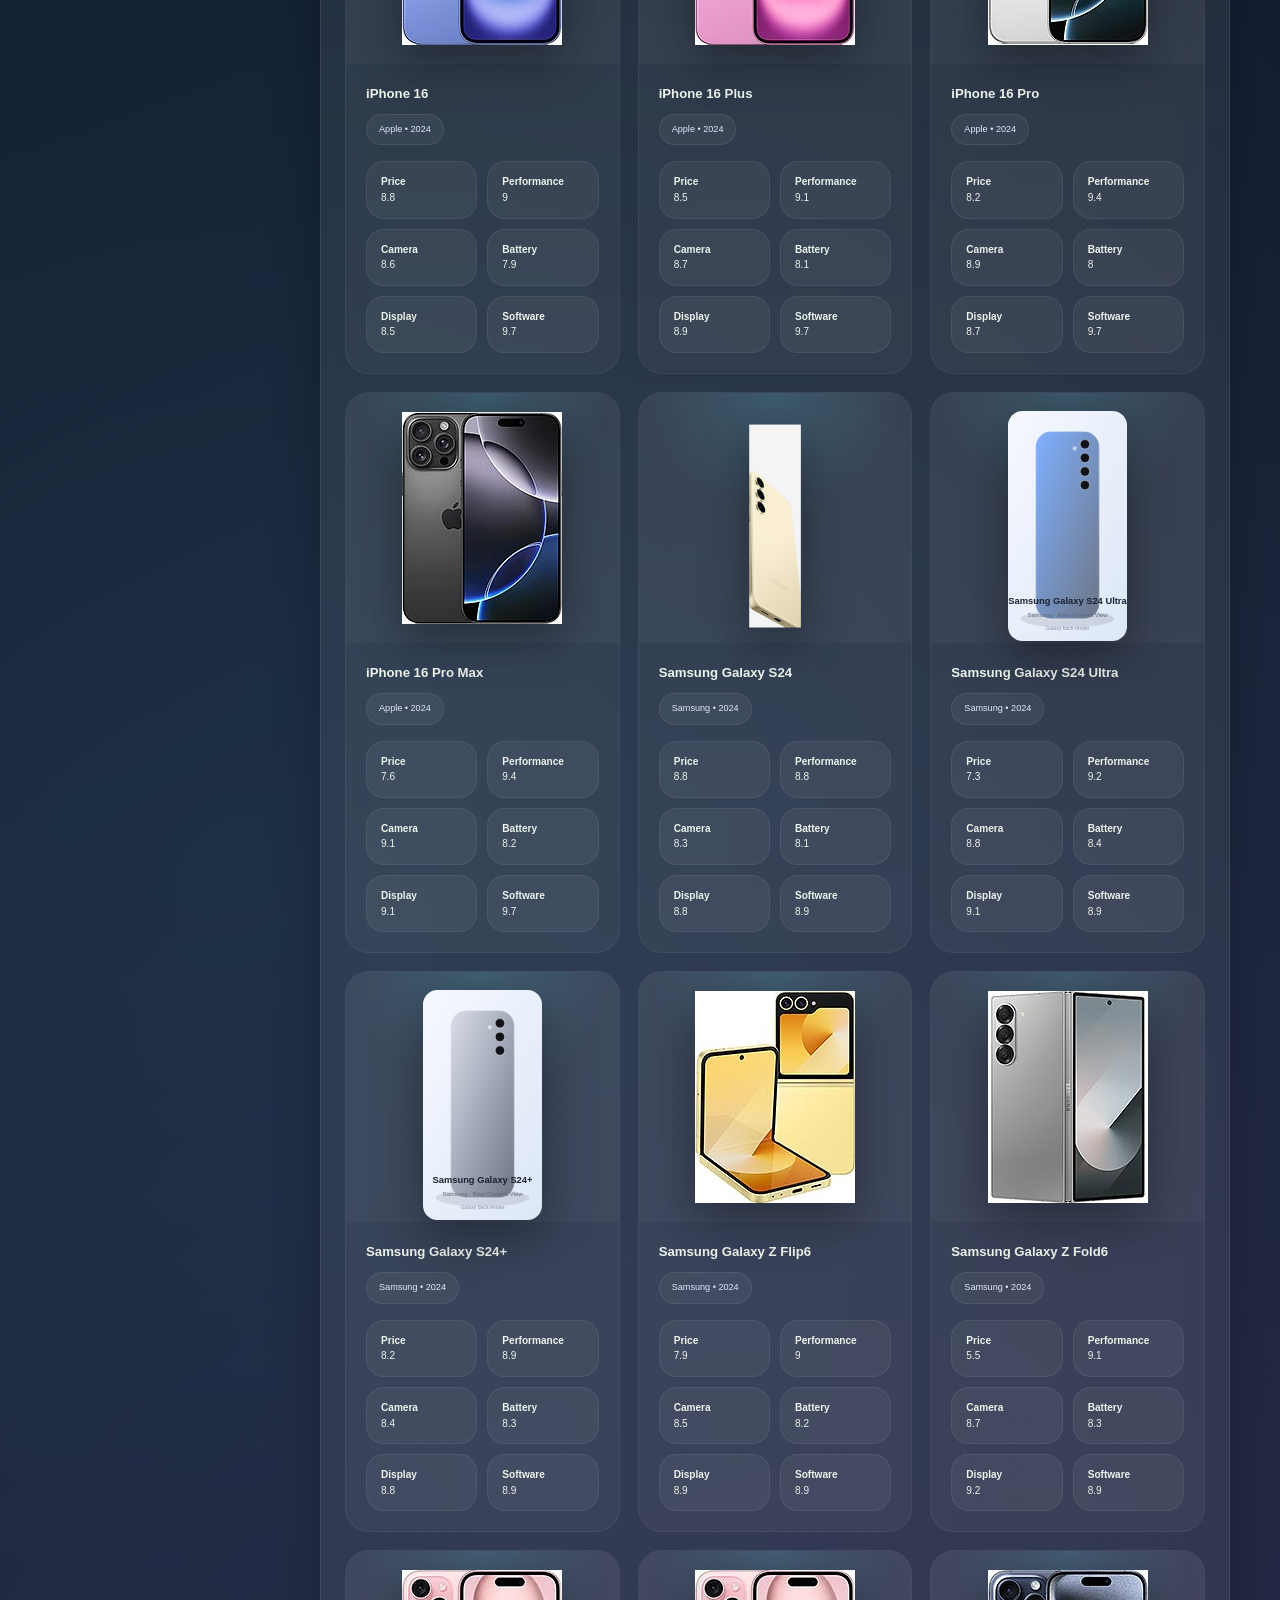
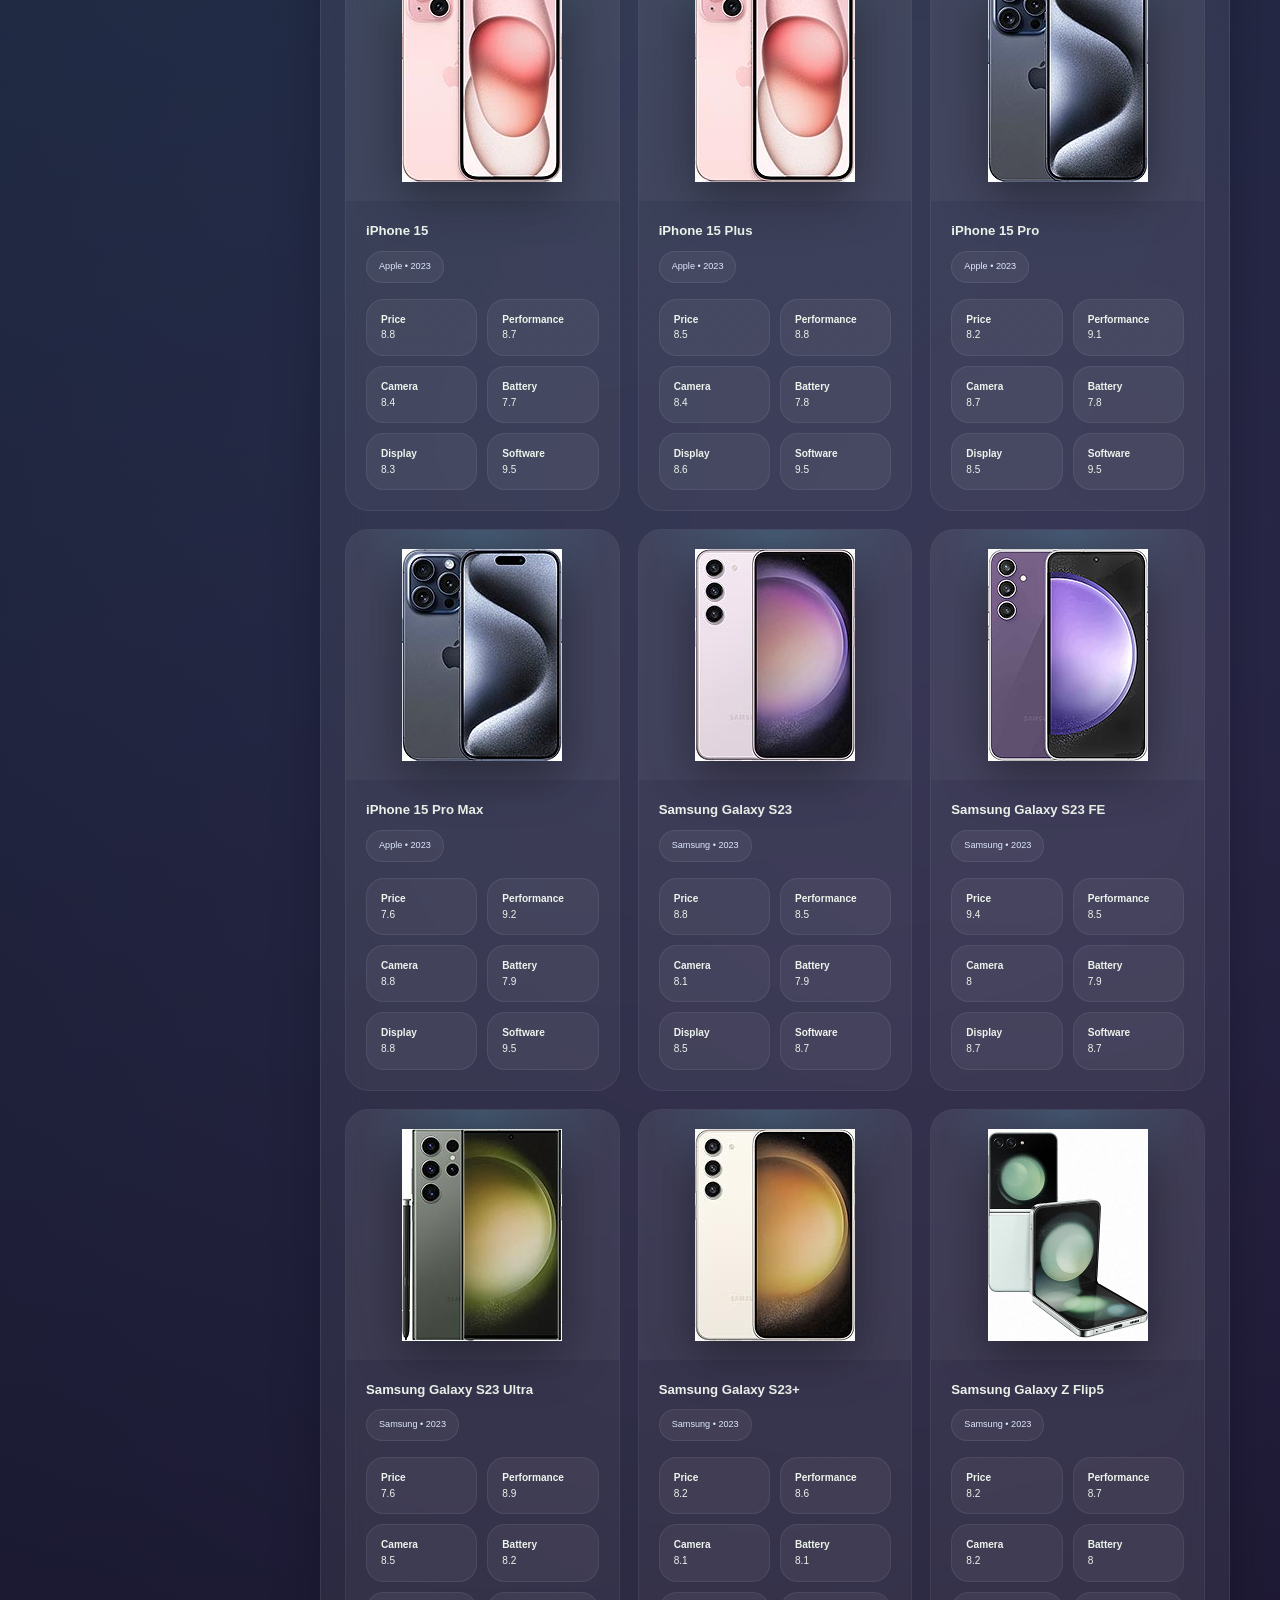
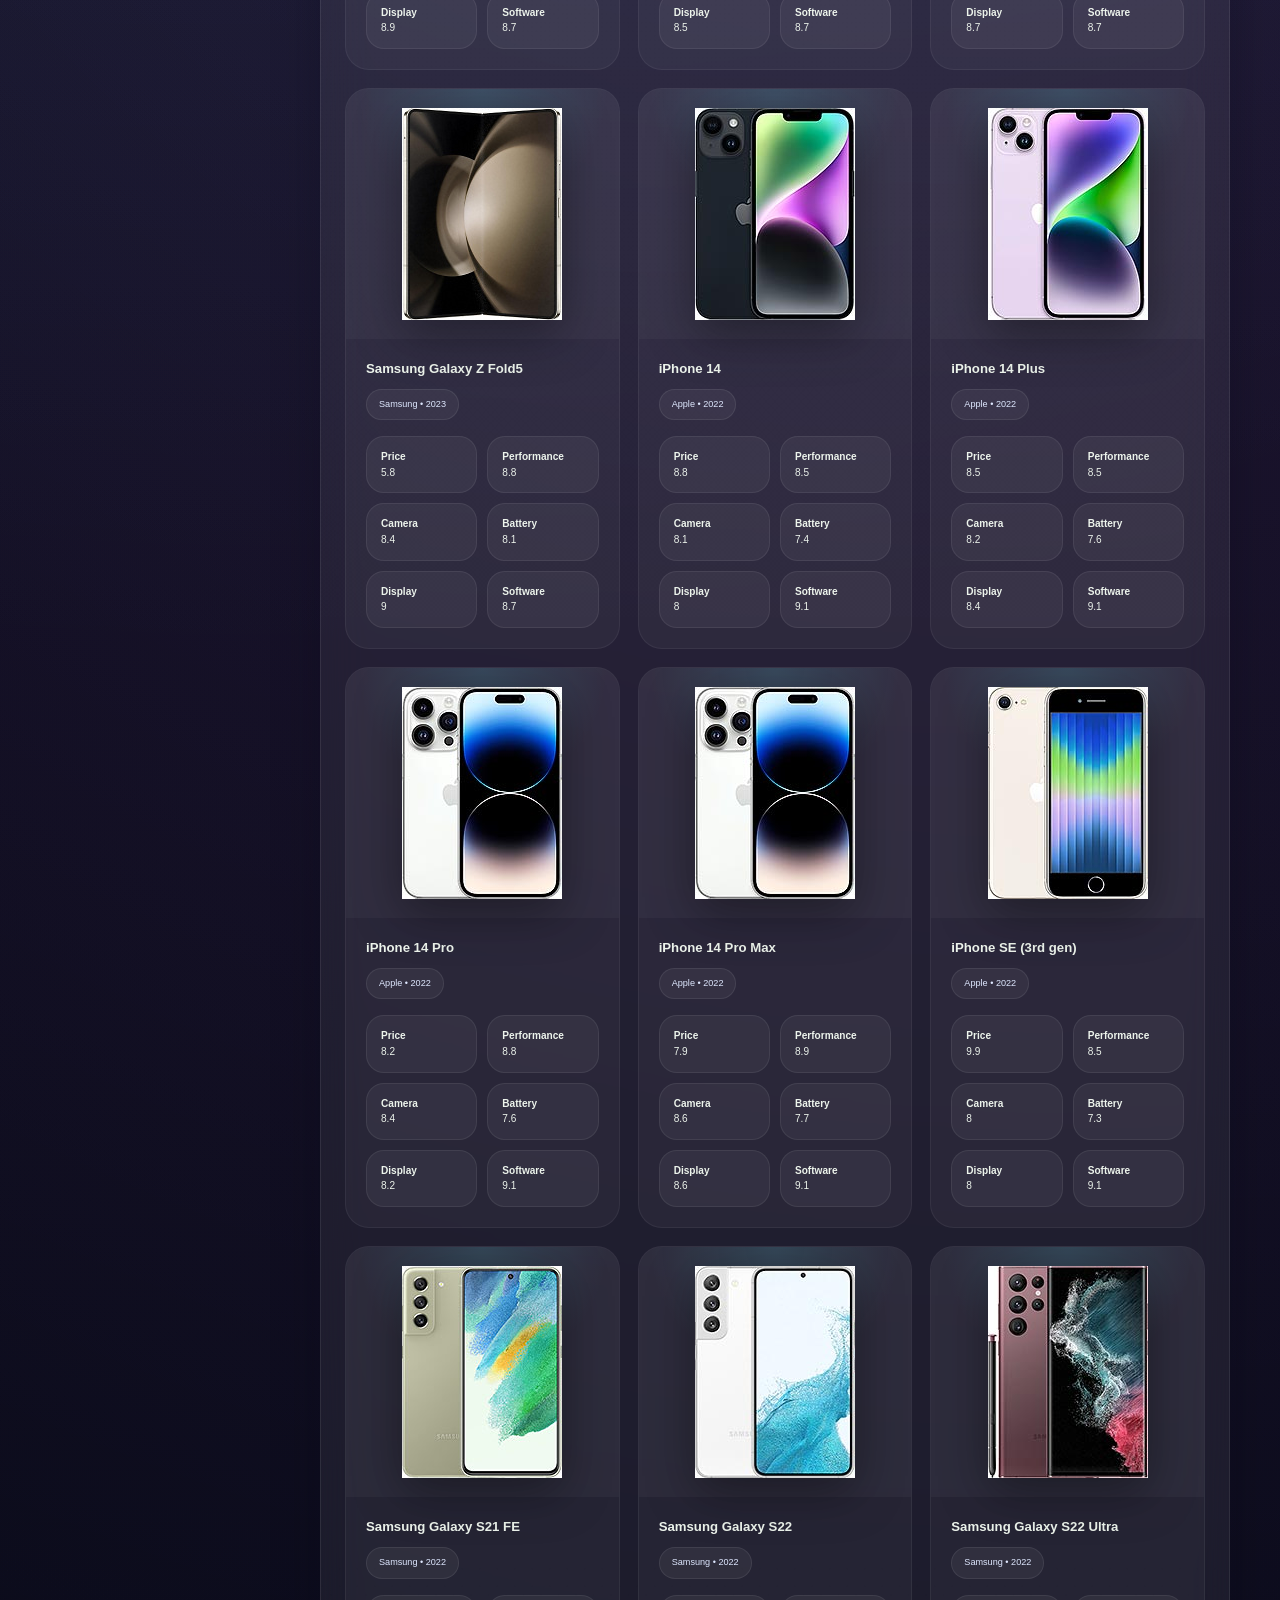
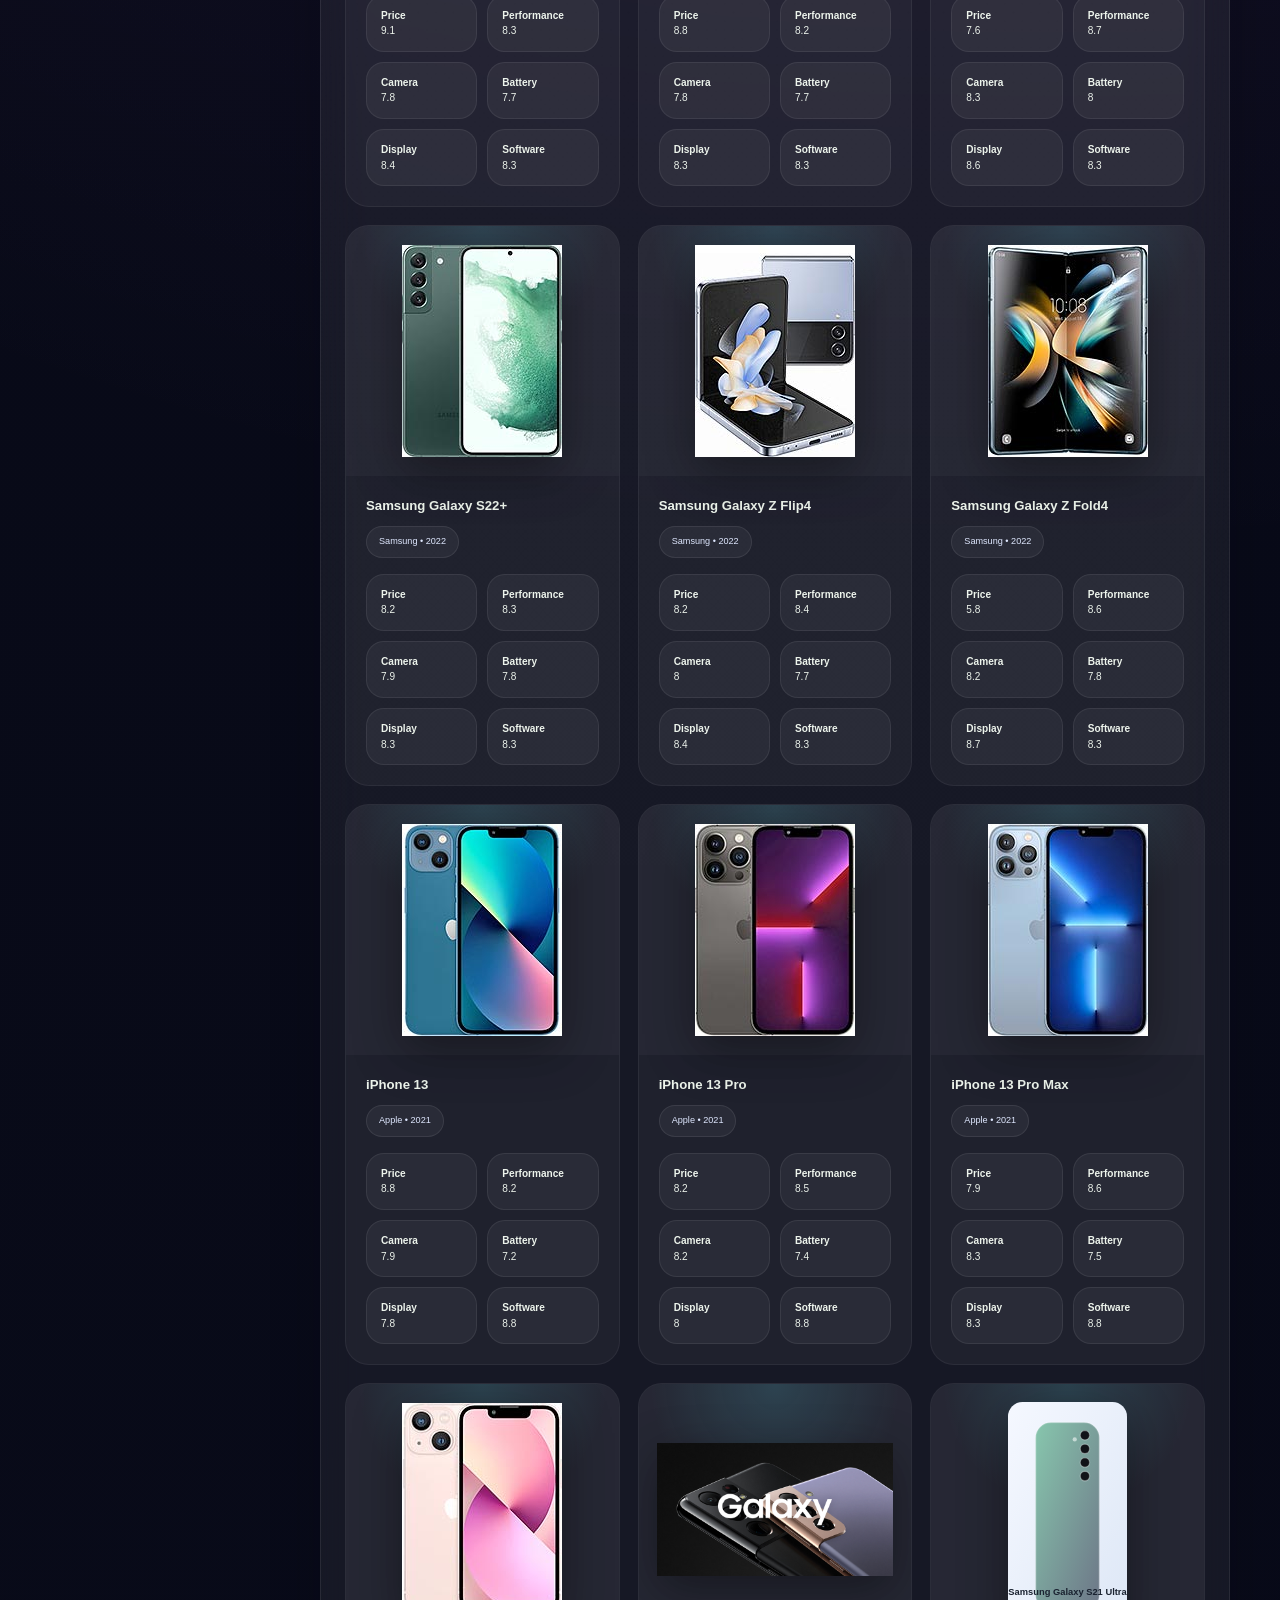
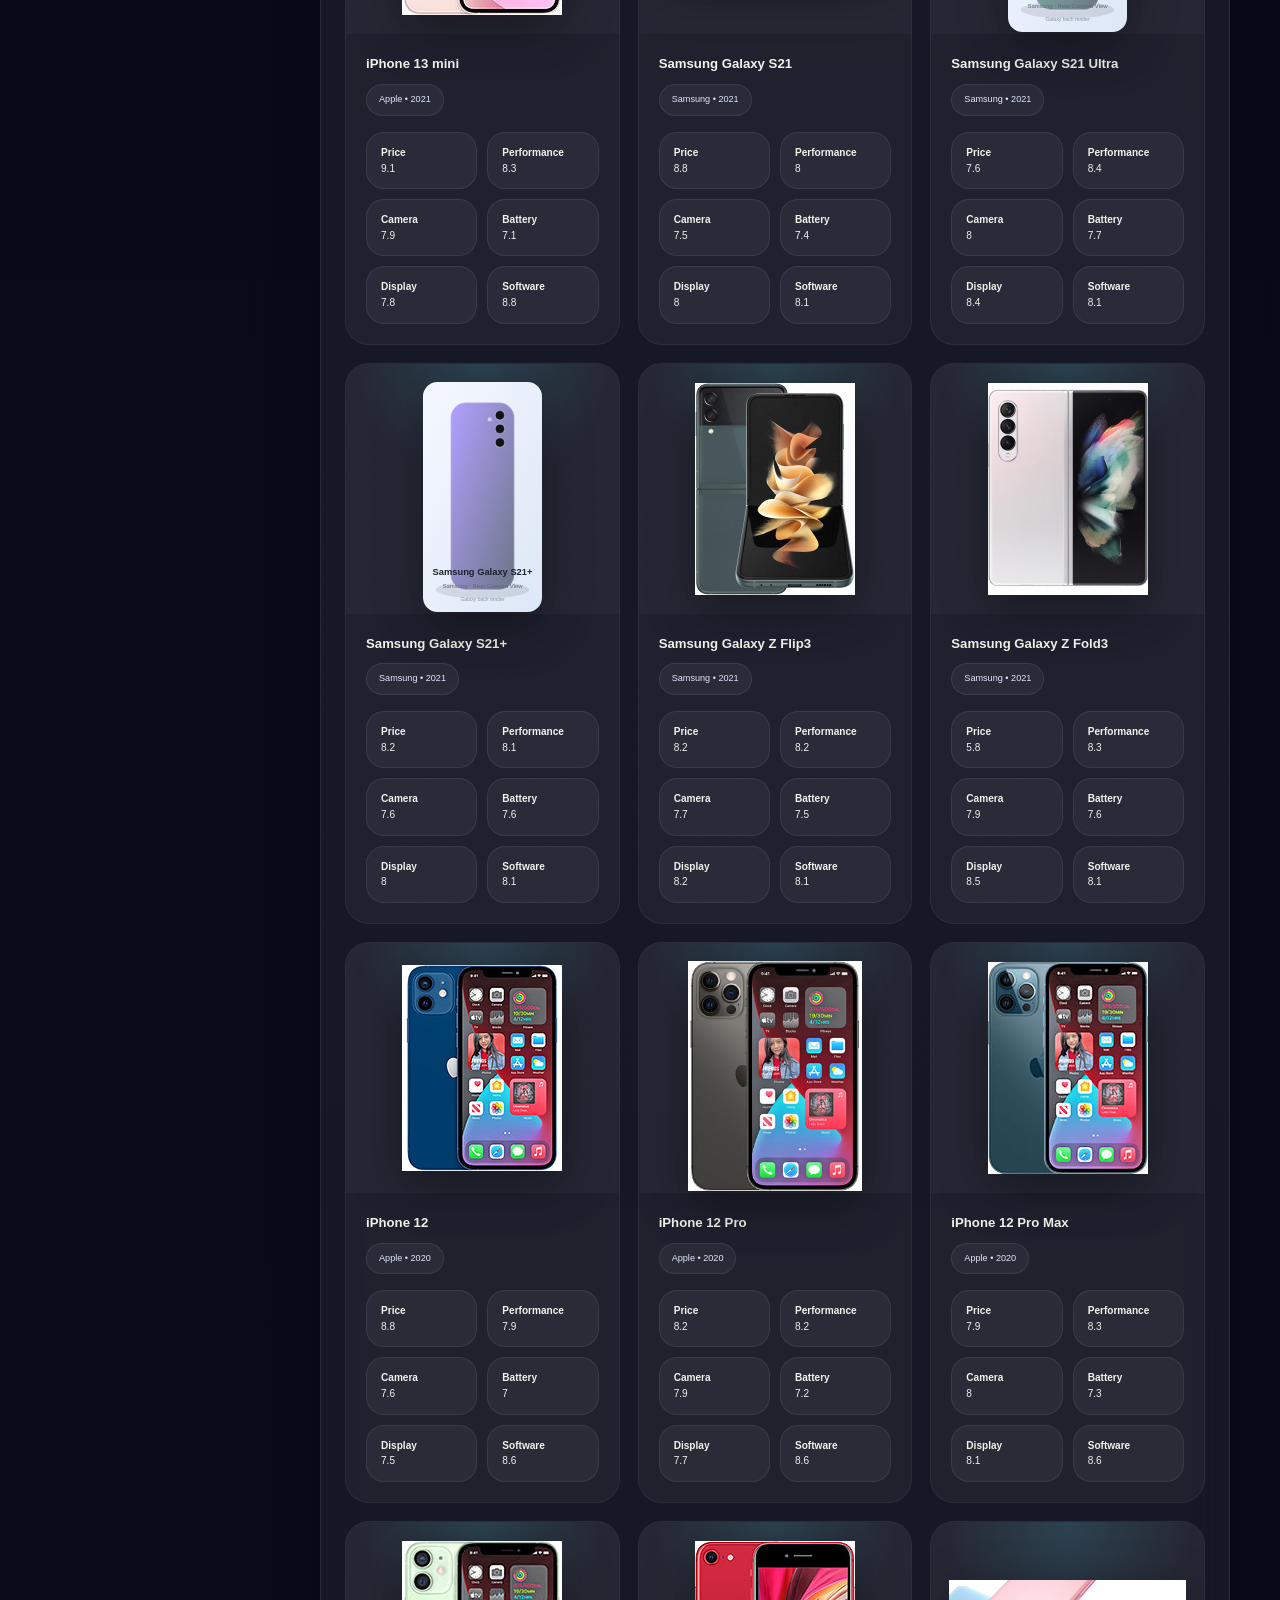
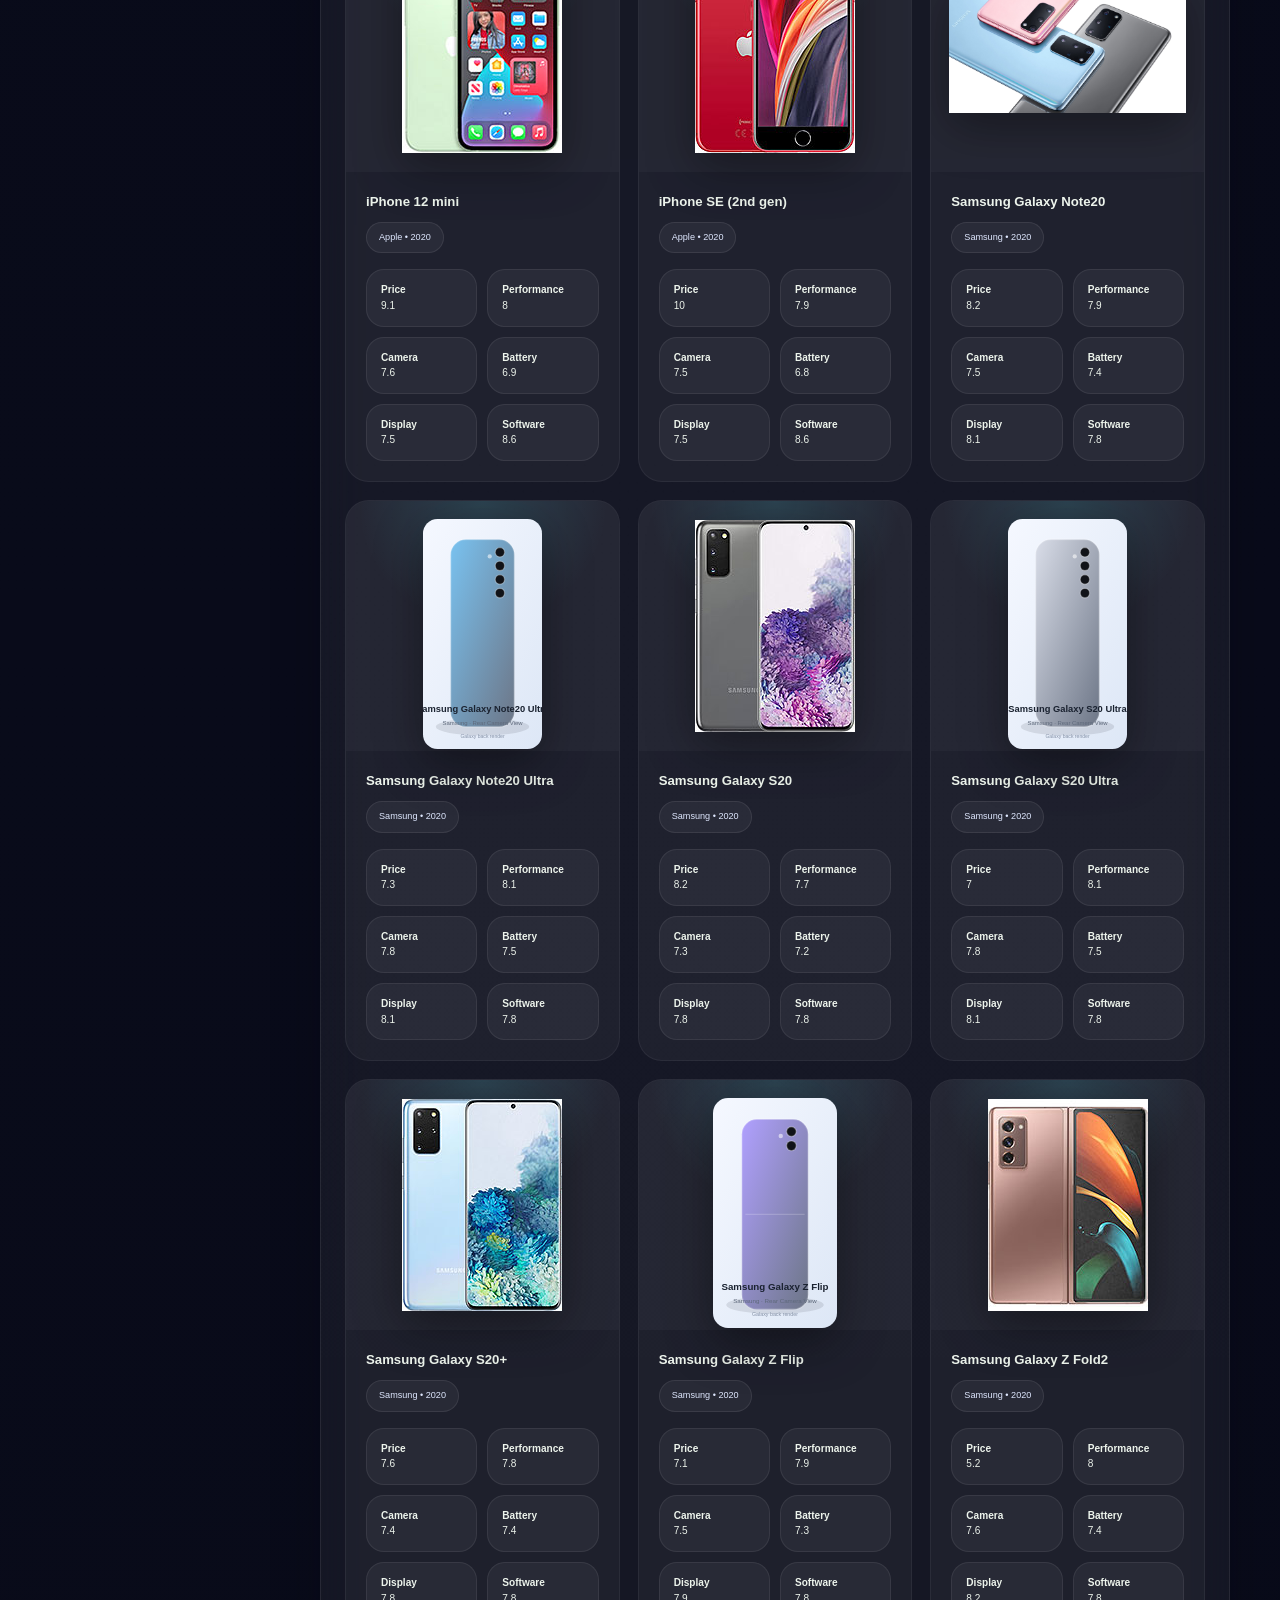
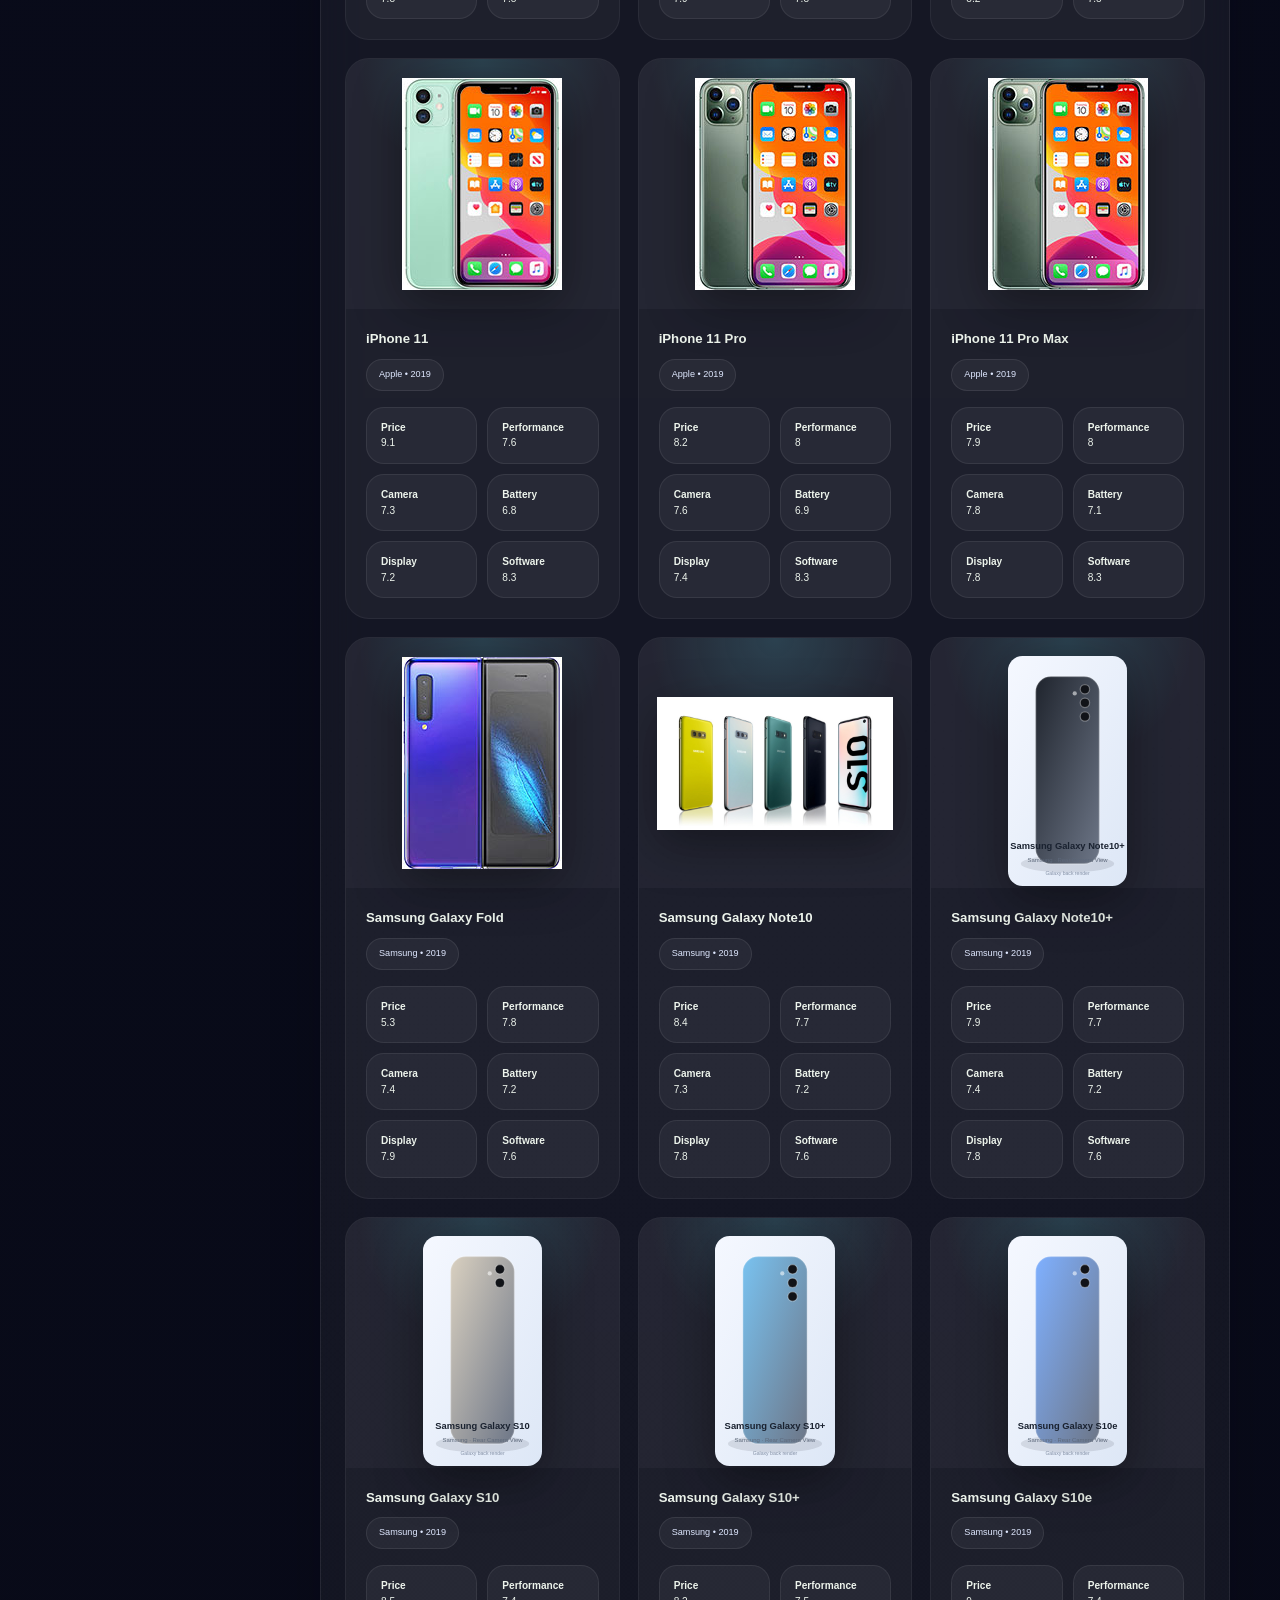
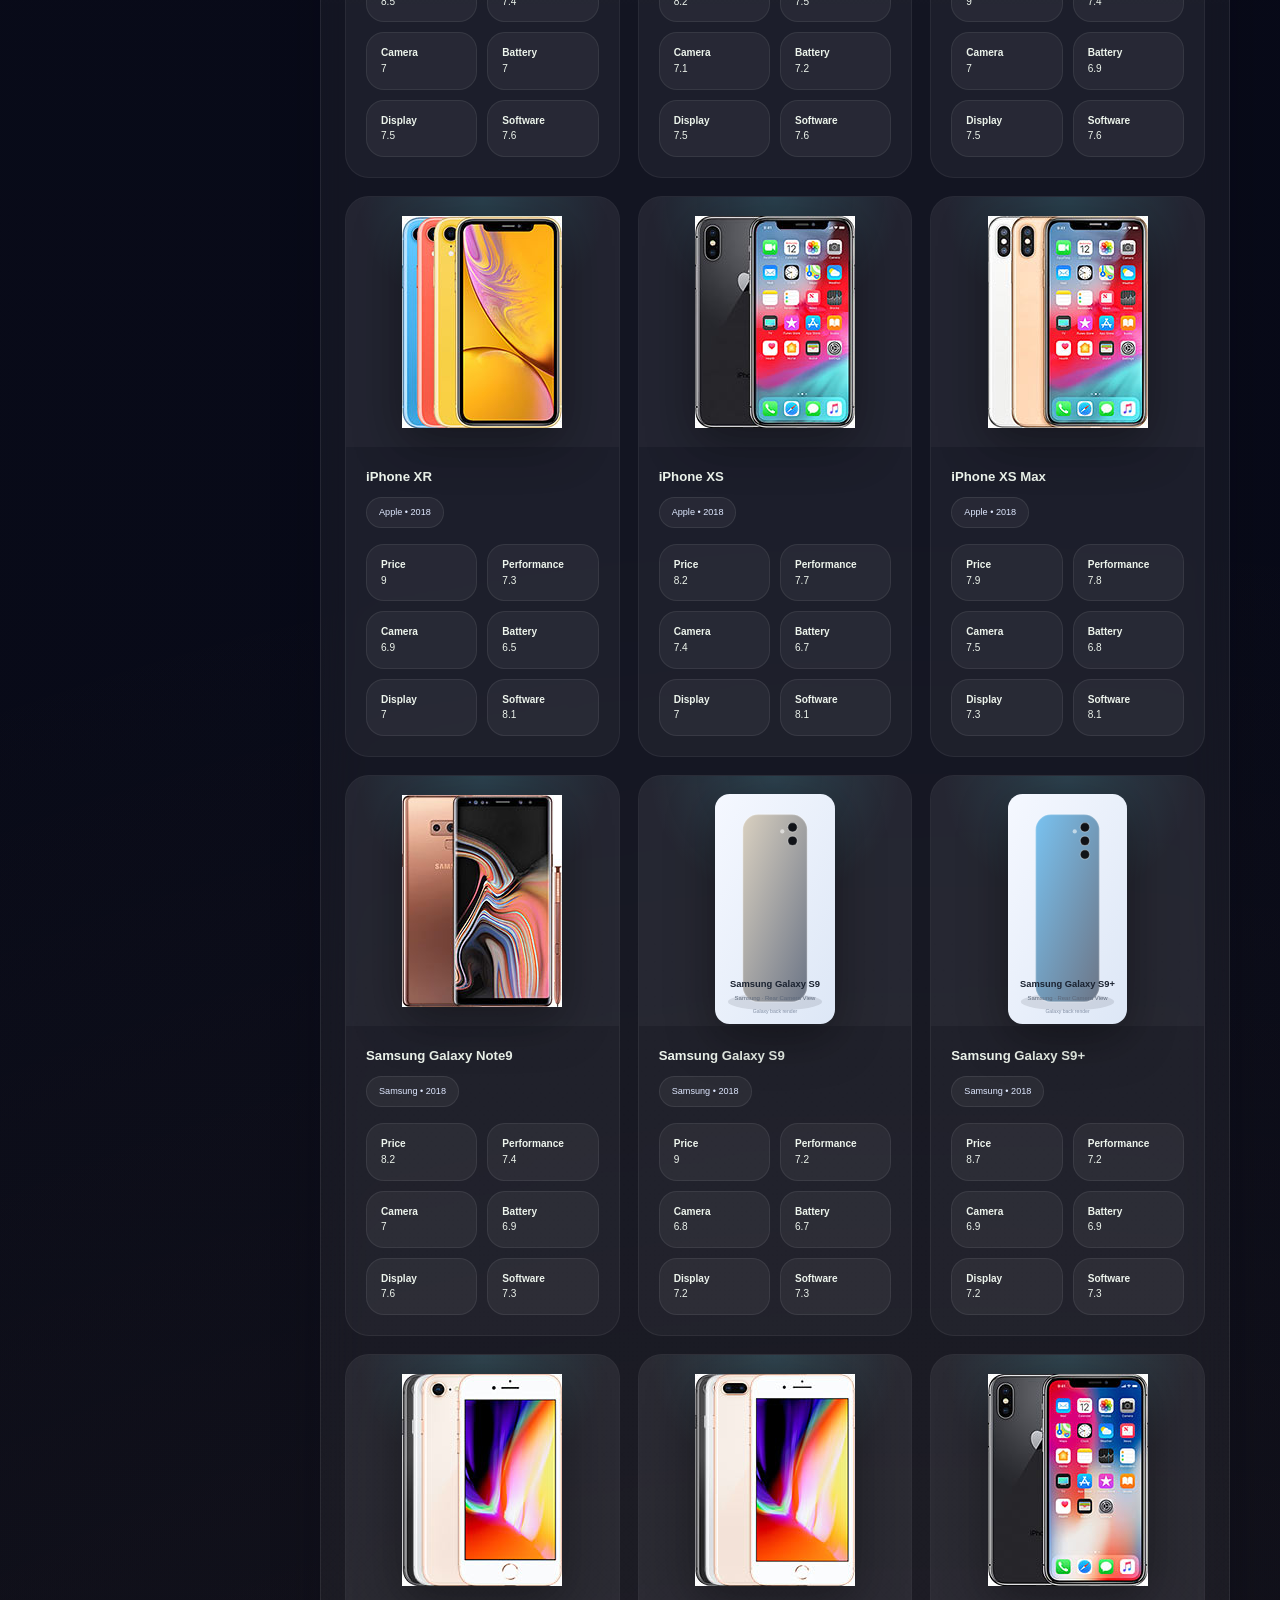
<file: products.html>
<!DOCTYPE html>
<html lang="en">
<head>
  <meta charset="UTF-8">
  <meta name="viewport" content="width=device-width, initial-scale=1.0">
  <title>Products and Dataset</title>
  <link rel="stylesheet" href="assets/css/style.css?v=flow24">
</head>
<body class="dashboard-glass-page">
  <div class="dashboard-glass-overlay"></div>

  <main class="dashboard-shell">
    <aside class="dashboard-sidebar">
      <a href="admin-profile.html?v=flow24" class="dashboard-profile" data-dashboard-profile-link>
        <img src="assets/images/dashboard-profile-v2.png?v=flow19" alt="Profile">
        <div>
          <span class="dashboard-role">Admin</span>
          <h2 data-dashboard-user-name>PhoneDSS User</h2>
          <p data-dashboard-user-email>Signed in workspace</p>
        </div>
      </a>

      <nav class="dashboard-menu">
        <a href="dashboard.html?v=flow24" data-dashboard-nav="dashboard">Dashboard Overview</a>
        <a href="products.html?v=flow24" data-dashboard-nav="products">Products</a>
        <a href="dss.html?v=flow24" data-dashboard-nav="dss">DSS Evaluation</a>
        <a href="results.html?v=flow24" data-dashboard-nav="results">Recommendation</a>
        <a href="analytics.html?v=flow24" data-dashboard-nav="analytics">Analytics</a>
        <a href="index.html">Back Home</a>
        <a href="index.html" data-dashboard-logout>Logout</a>
        <div class="dashboard-theme-row">
          <button class="theme-toggle-btn" type="button" data-theme-toggle>Switch to Light Mode</button>
        </div>
      </nav>
    </aside>

    <section class="dashboard-main dashboard-page-main">
      <div class="site-shell">
    <section class="site-hero">
      <div>
        <span class="site-kicker">Products / Dataset</span>
        <h1>Search and compare the smartphone dataset in one place.</h1>
        <p>
          Explore iPhone and Samsung models from 2010 to 2025 with real device images and all six
          DSS criteria: price, performance, camera, battery, display, and software support.
        </p>
      </div>

      <div class="site-visual-stack">
        <article class="hero-visual-card">
          <span class="site-kicker">Dataset Coverage</span>
          <strong>112 Models</strong>
          <p>Expanded lineup coverage from 2010 to 2025, including major iPhone and Galaxy flagship variants.</p>
          <div class="hero-bars">
            <span></span>
            <span></span>
            <span></span>
            <span></span>
            <span></span>
          </div>
        </article>
      </div>
    </section>

    <section class="site-filter">
      <div class="data-toolbar">
        <div>
          <h3>Dataset Filters</h3>
          <p>Search by model and narrow the list by brand or year.</p>
        </div>
        <span id="dataset-count" class="tag">0 results</span>
      </div>

      <div class="filter-grid">
        <div class="filter-field">
          <label for="search-input">Search Model</label>
          <input id="search-input" type="text" placeholder="Search iPhone 15, Galaxy S24, ...">
        </div>
        <div class="filter-field">
          <label for="brand-filter">Brand</label>
          <select id="brand-filter">
            <option value="all">All Brands</option>
            <option value="Apple">Apple</option>
            <option value="Samsung">Samsung</option>
          </select>
        </div>
        <div class="filter-field">
          <label for="year-filter">Year</label>
          <select id="year-filter">
            <option value="all">All Years</option>
          </select>
        </div>
        <div class="filter-field">
          <label for="sort-filter">Sort By</label>
          <select id="sort-filter">
            <option value="year-desc">Newest First</option>
            <option value="year-asc">Oldest First</option>
            <option value="price-desc">Highest Price</option>
            <option value="price-asc">Lowest Price</option>
            <option value="performance-desc">Best Performance</option>
          </select>
        </div>
      </div>
    </section>

    <section class="site-table">
      <div class="data-toolbar">
        <div>
          <h3>Phone Cards</h3>
          <p>Each card includes model, brand, year, and six normalized DSS criteria for comparison.</p>
        </div>
      </div>
      <div id="products-grid" class="phone-grid"></div>
    </section>
      </div>
    </section>
  </main>

  <script src="assets/js/phones-data.js?v=flow19"></script>
  <script src="assets/js/theme.js?v=flow22"></script>
  <script src="assets/js/dashboard-sidebar.js?v=flow24"></script>
  <script src="assets/js/products.js?v=flow19"></script>
</body>
</html>
</file>
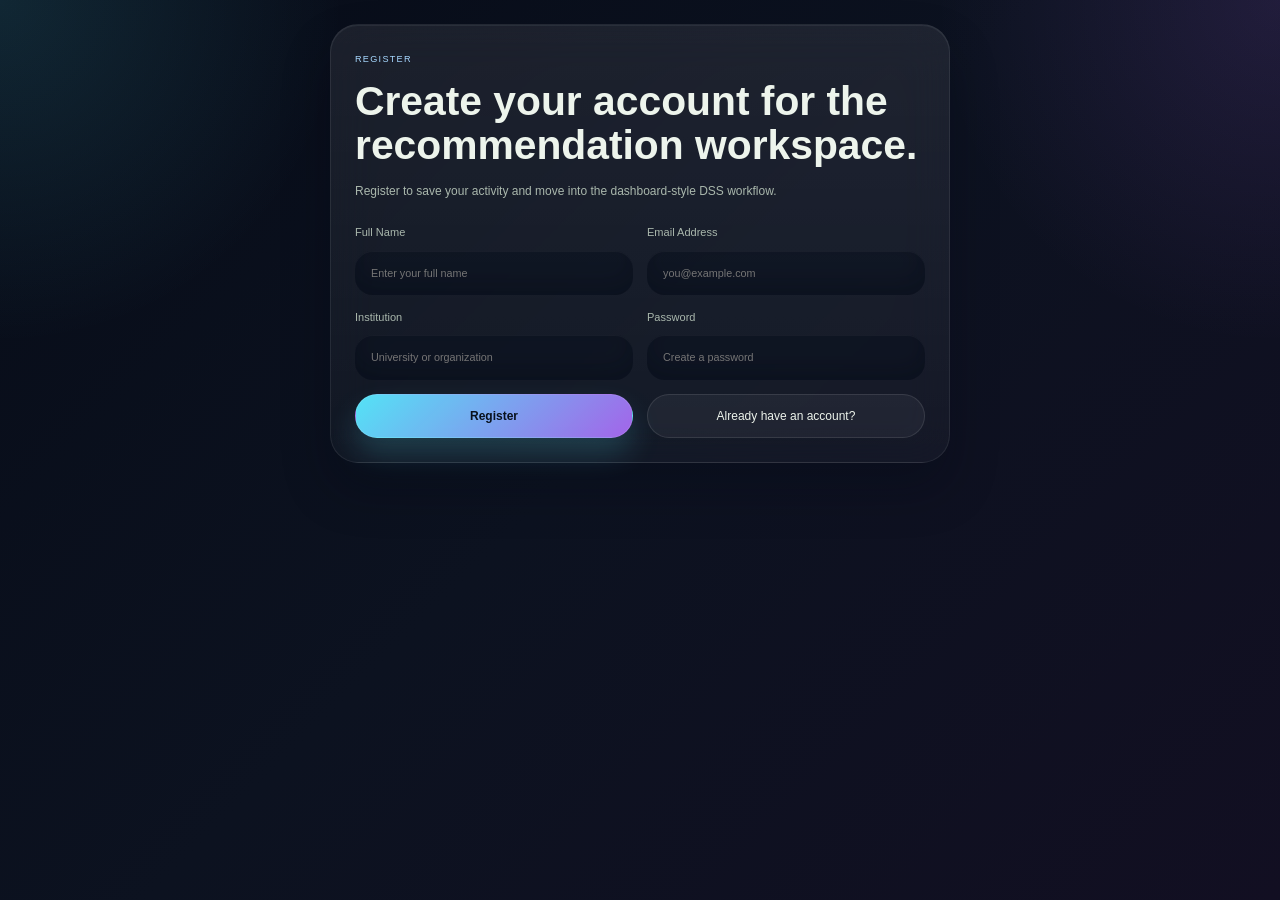
<file: register.html>
<!DOCTYPE html>
<html lang="en">
<head>
  <meta charset="UTF-8">
  <meta name="viewport" content="width=device-width, initial-scale=1.0">
  <title>Register</title>
  <link rel="stylesheet" href="assets/css/style.css?v=size11">
</head>
<body class="site-page">
  <main class="site-shell" style="max-width: 620px;">
    <section class="site-card">
      <span class="site-kicker">Register</span>
      <h1 class="page-title">Create your account for the recommendation workspace.</h1>
      <p>Register to save your activity and move into the dashboard-style DSS workflow.</p>

      <form class="weight-grid" action="dashboard.html" style="margin-top: 22px;">
        <div class="filter-field">
          <label for="full_name">Full Name</label>
          <input id="full_name" type="text" placeholder="Enter your full name">
        </div>
        <div class="filter-field">
          <label for="reg_email">Email Address</label>
          <input id="reg_email" type="email" placeholder="you@example.com">
        </div>
        <div class="filter-field">
          <label for="institution">Institution</label>
          <input id="institution" type="text" placeholder="University or organization">
        </div>
        <div class="filter-field">
          <label for="reg_password">Password</label>
          <input id="reg_password" type="password" placeholder="Create a password">
        </div>
        <button class="site-link-btn primary" type="submit">Register</button>
        <a href="login.html" class="site-link-btn subtle">Already have an account?</a>
      </form>
    </section>
  </main>
</body>
</html>
</file>
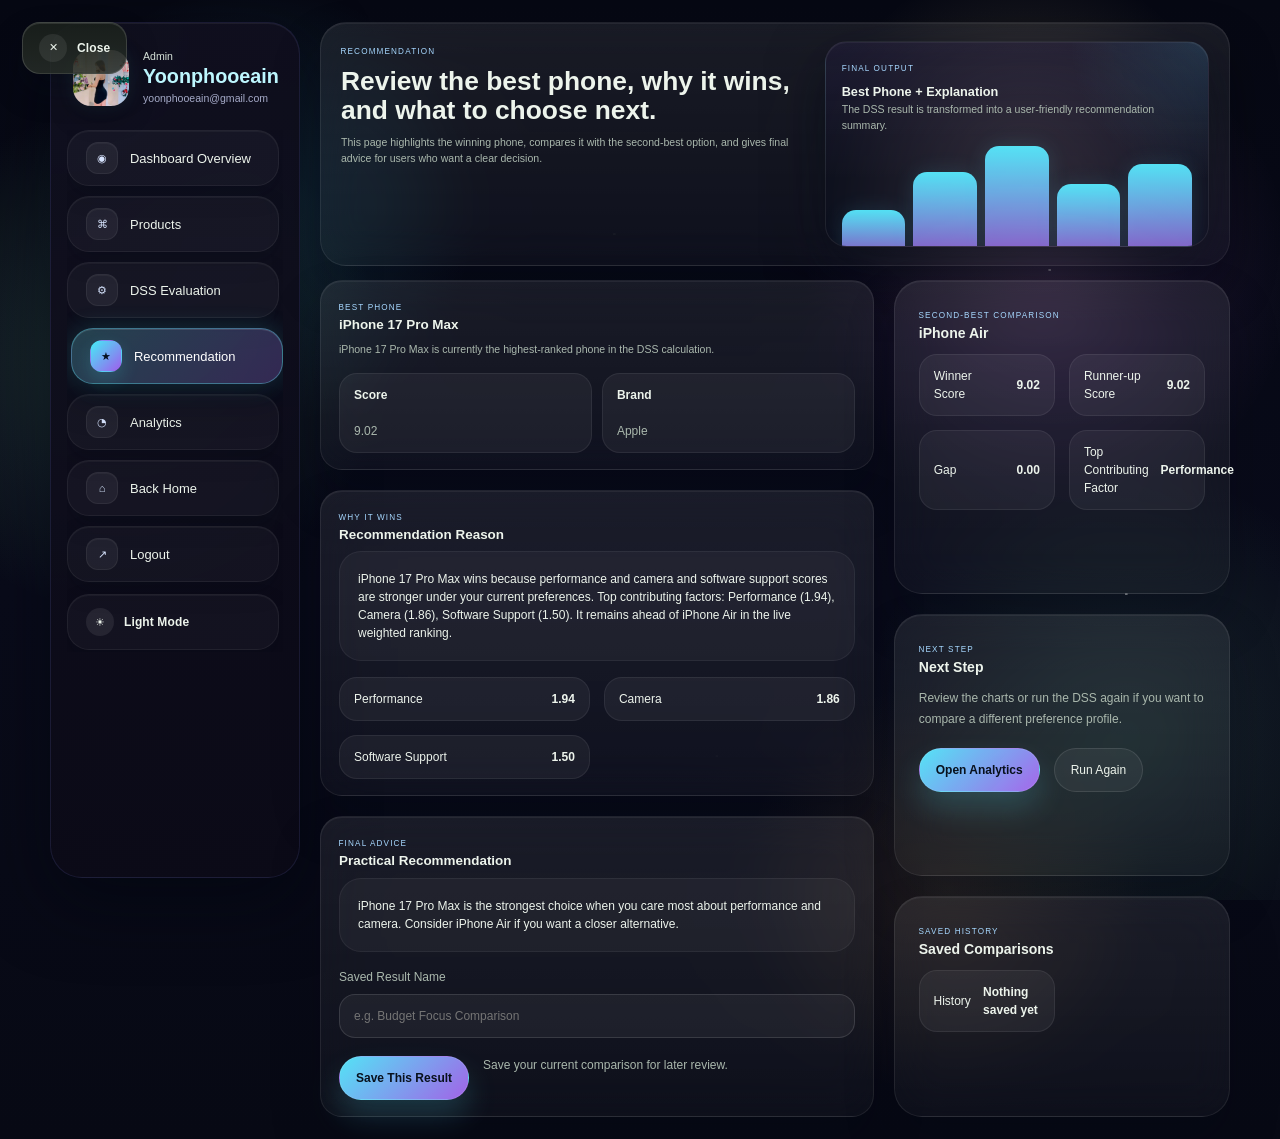
<file: results.html>
<!DOCTYPE html>
<html lang="en">
<head>
  <meta charset="UTF-8">
  <meta name="viewport" content="width=device-width, initial-scale=1.0">
  <title>Recommendation Results</title>
  <link rel="stylesheet" href="assets/css/style.css?v=flow24">
</head>
<body class="dashboard-glass-page">
  <div class="dashboard-glass-overlay"></div>

  <main class="dashboard-shell">
    <aside class="dashboard-sidebar">
      <a href="admin-profile.html?v=flow24" class="dashboard-profile" data-dashboard-profile-link>
        <img src="assets/images/dashboard-profile-v2.png?v=flow19" alt="Profile">
        <div>
          <span class="dashboard-role">Admin</span>
          <h2 data-dashboard-user-name>PhoneDSS User</h2>
          <p data-dashboard-user-email>Signed in workspace</p>
        </div>
      </a>

      <nav class="dashboard-menu">
        <a href="dashboard.html?v=flow24" data-dashboard-nav="dashboard">Dashboard Overview</a>
        <a href="products.html?v=flow24" data-dashboard-nav="products">Products</a>
        <a href="dss.html?v=flow24" data-dashboard-nav="dss">DSS Evaluation</a>
        <a href="results.html?v=flow24" data-dashboard-nav="results">Recommendation</a>
        <a href="analytics.html?v=flow24" data-dashboard-nav="analytics">Analytics</a>
        <a href="index.html">Back Home</a>
        <a href="index.html" data-dashboard-logout>Logout</a>
        <div class="dashboard-theme-row">
          <button class="theme-toggle-btn" type="button" data-theme-toggle>Switch to Light Mode</button>
        </div>
      </nav>
    </aside>

    <section class="dashboard-main dashboard-page-main">
      <div class="site-shell">
    <section class="site-hero">
      <div>
        <span class="site-kicker">Recommendation</span>
        <h1>Review the best phone, why it wins, and what to choose next.</h1>
        <p>
          This page highlights the winning phone, compares it with the second-best option, and gives
          final advice for users who want a clear decision.
        </p>
      </div>

      <div class="site-visual-stack">
        <article class="hero-visual-card">
          <span class="site-kicker">Final Output</span>
          <strong>Best Phone + Explanation</strong>
          <p>The DSS result is transformed into a user-friendly recommendation summary.</p>
          <div class="mini-bars">
            <span></span>
            <span></span>
            <span></span>
            <span></span>
            <span></span>
          </div>
        </article>
      </div>
    </section>

    <section class="site-content-grid">
      <div class="site-main-column">
        <article class="site-card">
          <span class="site-kicker">Best Phone</span>
          <h3 id="best-phone-name">No result yet</h3>
          <p id="best-phone-summary">Run DSS Evaluation first to generate a real recommendation.</p>
          <div id="winner-details" class="metric-row">
            <div><strong>Score</strong><br><span class="hint-text">Waiting</span></div>
            <div><strong>Brand</strong><br><span class="hint-text">Waiting</span></div>
          </div>
        </article>

        <article class="site-card">
          <span class="site-kicker">Why It Wins</span>
          <h3>Recommendation Reason</h3>
          <div id="why-it-wins" class="explanation-box">
            The winner delivers a strong combined result for camera, battery, performance, and overall utility score.
          </div>
          <div id="top-factor-list" class="comparison-grid" style="margin-top: 16px;">
            <div class="comparison-row"><span>Top Factor</span><strong>Waiting</strong></div>
          </div>
        </article>

        <article class="site-card">
          <span class="site-kicker">Final Advice</span>
          <h3>Practical Recommendation</h3>
          <div id="final-advice" class="explanation-box">
            If your priority is balanced overall quality, start with the current top-ranked phone. If your budget is limited, compare it with the second-best alternative before making the final choice.
          </div>
          <div style="margin-top:16px;">
            <label for="save-result-name" class="hint-text" style="display:block; margin-bottom:8px;">Saved Result Name</label>
            <input id="save-result-name" type="text" class="filter-field-input-like" placeholder="e.g. Budget Focus Comparison">
          </div>
          <div class="site-hero-actions" style="margin-top:18px;">
            <button id="save-result-btn" class="site-link-btn primary" type="button">Save This Result</button>
            <span id="save-result-status" class="hint-text">Save your current comparison for later review.</span>
          </div>
        </article>
      </div>

      <div class="site-side-column">
        <article class="site-panel">
          <span class="site-kicker">Second-Best Comparison</span>
          <h3 id="runner-up-name">Waiting for DSS result</h3>
          <div id="comparison-grid" class="comparison-grid">
            <div class="comparison-row"><span>Winner Score</span><strong>Waiting</strong></div>
            <div class="comparison-row"><span>Runner-up Score</span><strong>Waiting</strong></div>
          </div>
        </article>

        <article class="site-sidebar-card">
          <span class="site-kicker">Next Step</span>
          <h3>Next Step</h3>
          <p>Review the charts or run the DSS again if you want to compare a different preference profile.</p>
          <div class="site-hero-actions" style="margin-top:18px;">
            <a href="analytics.html" class="site-link-btn primary">Open Analytics</a>
            <a href="dss.html" class="site-link-btn subtle">Run Again</a>
          </div>
        </article>

        <article class="site-panel">
          <span class="site-kicker">Saved History</span>
          <h3>Saved Comparisons</h3>
          <div id="saved-comparison-list" class="comparison-grid">
            <div class="comparison-row"><span>History</span><strong>Nothing saved yet</strong></div>
          </div>
        </article>
      </div>
    </section>
      </div>
    </section>
  </main>

  <script src="assets/js/theme.js?v=flow22"></script>
  <script src="assets/js/dashboard-sidebar.js?v=flow24"></script>
  <script src="assets/js/results.js?v=flow19"></script>
</body>
</html>
</file>
<file: assets/css/style.css>
:root {
  --bg: #121714;
  --bg-elevated: #1a211d;
  --bg-panel: #232c26;
  --text: #edf4ec;
  --muted: #aab8ad;
  --accent: #6fcf97;
  --accent-2: #d8c27a;
  --accent-soft: rgba(111, 207, 151, 0.14);
  --success: #7ed7ae;
  --warning: #d8c27a;
  --danger: #ff8da1;
  --radius-xl: 28px;
  --radius-lg: 22px;
  --radius-md: 16px;
  --radius-sm: 12px;
  --shadow-raised:
    0 22px 56px rgba(2, 8, 18, 0.58),
    inset 0 1px 0 rgba(255, 255, 255, 0.06);
  --shadow-inset:
    inset 0 1px 0 rgba(255, 255, 255, 0.04),
    inset 0 -12px 24px rgba(3, 8, 18, 0.28);
  --shadow-hover:
    0 30px 68px rgba(2, 8, 18, 0.68),
    0 0 0 1px rgba(111, 207, 151, 0.18);
  --border: 1px solid rgba(111, 207, 151, 0.12);
  --transition: 220ms ease;
  --sidebar-width: 270px;
}

body.theme-light {
  --bg: #faf7f1;
  --bg-elevated: #ffffff;
  --bg-panel: #f4efe4;
  --text: #1f2a22;
  --muted: #6f7c73;
  --accent: #2f8f5b;
  --accent-2: #c9a95a;
  --accent-soft: rgba(47, 143, 91, 0.12);
  --success: #3ea973;
  --warning: #c9a95a;
  --danger: #dd6c85;
  --shadow-raised:
    0 22px 56px rgba(124, 149, 181, 0.14),
    inset 0 1px 0 rgba(255, 255, 255, 0.92);
  --shadow-inset:
    inset 0 1px 0 rgba(255, 255, 255, 0.84),
    inset 0 -10px 22px rgba(208, 220, 238, 0.24);
  --shadow-hover:
    0 30px 68px rgba(124, 149, 181, 0.18),
    0 0 0 1px rgba(47, 143, 91, 0.16);
  --border: 1px solid rgba(223, 214, 194, 0.95);
}

* {
  box-sizing: border-box;
}

html {
  font-size: 12px;
}

html,
body {
  margin: 0;
  min-height: 100%;
  font-family: "Segoe UI", Tahoma, Geneva, Verdana, sans-serif;
  background:
    radial-gradient(circle at top left, rgba(111, 207, 151, 0.16), transparent 30%),
    radial-gradient(circle at bottom right, rgba(216, 194, 122, 0.08), transparent 25%),
    var(--bg);
  color: var(--text);
}

body {
  min-height: 100vh;
  line-height: 1.5;
  transition:
    background 280ms ease,
    color 220ms ease;
}

body.theme-light {
  background:
    radial-gradient(circle at top left, rgba(47, 143, 91, 0.1), transparent 28%),
    radial-gradient(circle at bottom right, rgba(201, 169, 90, 0.16), transparent 24%),
    var(--bg);
}

a {
  color: inherit;
  text-decoration: none;
}

button,
input,
select {
  font: inherit;
}

body,
main,
section,
article,
aside,
div,
a,
button,
input,
select,
textarea,
label,
span,
small,
strong,
h1,
h2,
h3,
h4,
p {
  transition:
    background-color 260ms ease,
    background 260ms ease,
    color 220ms ease,
    border-color 220ms ease,
    box-shadow 260ms ease,
    opacity 220ms ease;
}

@media (prefers-reduced-motion: reduce) {
  body,
  main,
  section,
  article,
  aside,
  div,
  a,
  button,
  input,
  select,
  textarea,
  label,
  span,
  small,
  strong,
  h1,
  h2,
  h3,
  h4,
  p {
    transition: none !important;
  }
}

.app-shell {
  display: flex;
  min-height: 100vh;
  gap: 28px;
  padding: 24px;
}

.sidebar {
  width: var(--sidebar-width);
  background: var(--bg-elevated);
  border: var(--border);
  border-radius: var(--radius-xl);
  box-shadow: var(--shadow-raised);
  padding: 28px 20px;
  display: flex;
  flex-direction: column;
  gap: 24px;
}

.brand {
  display: flex;
  align-items: center;
  gap: 14px;
  padding: 14px 16px;
  border-radius: var(--radius-lg);
  background: var(--bg-panel);
  box-shadow: var(--shadow-raised);
}

.brand-mark {
  width: 48px;
  height: 48px;
  border-radius: 16px;
  display: grid;
  place-items: center;
  background: linear-gradient(145deg, #1f2937, #131922);
  box-shadow: var(--shadow-inset);
  color: var(--accent);
  font-size: 22px;
}

.brand h1,
.brand h2 {
  margin: 0;
  font-size: 1.05rem;
}

.brand p,
.page-header p,
.metric-card p,
.section-card p,
.result-box p,
.placeholder p {
  margin: 4px 0 0;
  color: var(--muted);
}

.menu {
  display: flex;
  flex-direction: column;
  gap: 12px;
}

.menu-label {
  margin: 0 14px;
  color: var(--muted);
  font-size: 0.82rem;
  text-transform: uppercase;
  letter-spacing: 0.12em;
}

.menu a {
  display: flex;
  align-items: center;
  gap: 14px;
  padding: 14px 18px;
  border-radius: var(--radius-md);
  color: var(--muted);
  background: transparent;
  transition:
    transform var(--transition),
    box-shadow var(--transition),
    color var(--transition),
    background var(--transition);
}

.menu a:hover {
  transform: translateX(6px);
  color: var(--text);
  background: rgba(255, 255, 255, 0.02);
  box-shadow: var(--shadow-raised);
}

.menu a.active {
  color: var(--text);
  background: linear-gradient(145deg, rgba(95, 179, 255, 0.16), rgba(95, 179, 255, 0.05));
  box-shadow: var(--shadow-inset);
}

.menu .icon {
  width: 42px;
  height: 42px;
  border-radius: 14px;
  display: grid;
  place-items: center;
  background: var(--bg-panel);
  box-shadow: var(--shadow-raised);
  font-size: 1rem;
}

.content {
  flex: 1;
  display: flex;
  flex-direction: column;
  gap: 24px;
}

.page-header,
.section-card,
.metric-card,
.chart-card,
.form-card,
.result-box,
.product-card,
.auth-card,
.placeholder {
  background: var(--bg-elevated);
  border: var(--border);
  border-radius: var(--radius-xl);
  box-shadow: var(--shadow-raised);
}

.page-header {
  padding: 28px;
  display: flex;
  justify-content: space-between;
  align-items: center;
  gap: 16px;
}

.page-header h2,
.section-card h3,
.chart-card h3,
.form-card h3,
.auth-card h2,
.result-box h3,
.placeholder h3 {
  margin: 0;
}

.header-pill {
  padding: 10px 16px;
  border-radius: 999px;
  background: var(--bg-panel);
  box-shadow: var(--shadow-inset);
  color: var(--accent);
}

.grid {
  display: grid;
  gap: 20px;
}

.metrics-grid {
  grid-template-columns: repeat(auto-fit, minmax(180px, 1fr));
}

.metric-card,
.product-card {
  padding: 22px;
}

.metric-card h3,
.product-card h3 {
  margin: 0 0 10px;
}

.metric-value {
  font-size: 2rem;
  font-weight: 700;
}

.dashboard-grid {
  display: grid;
  grid-template-columns: 2fr 1fr;
  gap: 20px;
}

.chart-card,
.section-card,
.form-card,
.result-box,
.placeholder {
  padding: 24px;
}

.chart-wrap {
  height: 320px;
  margin-top: 20px;
}

.small-chart {
  height: 260px;
}

.split-layout {
  display: grid;
  grid-template-columns: 1.2fr 0.8fr;
  gap: 20px;
}

.form-grid,
.product-grid,
.analytics-grid,
.ranking-list,
.score-list {
  display: grid;
  gap: 18px;
}

.form-grid.two-col,
.product-grid,
.analytics-grid {
  grid-template-columns: repeat(auto-fit, minmax(220px, 1fr));
}

.field {
  display: flex;
  flex-direction: column;
  gap: 10px;
}

.field label {
  color: var(--muted);
  font-size: 0.94rem;
}

.field input,
.field select {
  width: 100%;
  padding: 15px 16px;
  border: 0;
  outline: none;
  color: var(--text);
  background: var(--bg-panel);
  border-radius: var(--radius-md);
  box-shadow: var(--shadow-inset);
  transition: box-shadow var(--transition), transform var(--transition);
}

.field input:focus,
.field select:focus {
  transform: translateY(-1px);
  box-shadow:
    var(--shadow-inset),
    0 0 0 1px rgba(95, 179, 255, 0.35);
}

.btn {
  border: 0;
  border-radius: 18px;
  padding: 14px 22px;
  color: var(--text);
  background: linear-gradient(145deg, #1f2937, #121821);
  box-shadow: var(--shadow-raised);
  cursor: pointer;
  transition:
    transform var(--transition),
    box-shadow var(--transition),
    color var(--transition);
}

.btn:hover {
  transform: translateY(-2px);
  box-shadow: var(--shadow-hover);
  color: var(--accent);
}

.btn:active {
  transform: translateY(0);
  box-shadow: var(--shadow-inset);
}

.auth-page {
  min-height: 100vh;
  display: grid;
  place-items: center;
  padding: 24px;
}

.auth-card {
  width: min(460px, 100%);
  padding: 36px;
}

.auth-card .form-grid {
  margin-top: 24px;
}

.auth-card .btn {
  margin-top: 8px;
}

.product-card .meta,
.ranking-item,
.score-item,
.winner-badge {
  display: flex;
  align-items: center;
  justify-content: space-between;
  gap: 12px;
}

.product-card .meta {
  margin-top: 16px;
  color: var(--muted);
  font-size: 0.92rem;
}

.rich-product-card {
  padding: 0;
  overflow: hidden;
}

.product-image-wrap {
  height: 220px;
  padding: 22px 22px 0;
  display: grid;
  place-items: center;
  background:
    radial-gradient(circle at top, rgba(95, 179, 255, 0.12), transparent 42%),
    var(--bg-elevated);
}

.product-image {
  max-width: 100%;
  max-height: 180px;
  object-fit: contain;
  filter: drop-shadow(0 12px 20px rgba(0, 0, 0, 0.35));
}

.product-content {
  padding: 0 22px 22px;
}

.chip {
  display: inline-flex;
  align-items: center;
  padding: 8px 14px;
  border-radius: 999px;
  background: var(--accent-soft);
  color: var(--accent);
  font-size: 0.88rem;
}

.ranking-list,
.score-list {
  margin-top: 18px;
}

.ranking-item,
.score-item,
.winner-badge {
  padding: 14px 16px;
  border-radius: var(--radius-md);
  background: var(--bg-panel);
  box-shadow: var(--shadow-inset);
}

.winner-badge {
  margin-top: 20px;
  color: var(--success);
}

.muted {
  color: var(--muted);
}

.sidebar-only-preview {
  max-width: 360px;
}

.placeholder {
  display: grid;
  place-items: center;
  min-height: 220px;
  text-align: center;
}

.landing-page {
  min-height: 100vh;
  padding: 28px;
}

.store-shell {
  width: min(1320px, 100%);
  margin: 0 auto;
  display: grid;
  gap: 24px;
}

.store-hero,
.store-block {
  background: var(--bg-elevated);
  border: var(--border);
  border-radius: var(--radius-xl);
  box-shadow: var(--shadow-raised);
}

.store-hero {
  position: relative;
  overflow: hidden;
  padding: 32px;
  background:
    radial-gradient(circle at top left, rgba(255, 191, 105, 0.12), transparent 24%),
    radial-gradient(circle at right center, rgba(95, 179, 255, 0.18), transparent 30%),
    var(--bg-elevated);
}

.store-orb {
  position: absolute;
  border-radius: 999px;
  filter: blur(10px);
  opacity: 0.7;
}

.store-orb-one {
  width: 220px;
  height: 220px;
  top: -80px;
  right: 8%;
  background: radial-gradient(circle, rgba(95, 179, 255, 0.18), transparent 70%);
}

.store-orb-two {
  width: 200px;
  height: 200px;
  bottom: -70px;
  left: -40px;
  background: radial-gradient(circle, rgba(125, 211, 165, 0.12), transparent 70%);
}

.store-nav,
.store-actions,
.spotlight-row,
.store-grid,
.store-hero-grid,
.store-categories,
.product-showcase-grid,
.store-mini-stats {
  display: grid;
  gap: 18px;
}

.store-nav {
  position: relative;
  z-index: 1;
  grid-template-columns: auto 1fr;
  align-items: center;
}

.store-nav-links {
  display: flex;
  justify-content: flex-end;
  flex-wrap: wrap;
  gap: 12px;
}

.store-nav-links a,
.landing-link-button {
  display: inline-flex;
  align-items: center;
  justify-content: center;
  padding: 12px 18px;
  border-radius: 16px;
  background: rgba(255, 255, 255, 0.03);
  box-shadow: var(--shadow-inset);
  transition:
    transform var(--transition),
    box-shadow var(--transition),
    color var(--transition);
}

.store-nav-links a:hover,
.landing-link-button:hover {
  transform: translateY(-2px);
  box-shadow: var(--shadow-hover);
  color: var(--accent);
}

.store-hero-grid {
  position: relative;
  z-index: 1;
  margin-top: 30px;
  grid-template-columns: minmax(320px, 1.1fr) minmax(320px, 0.9fr);
  align-items: center;
}

.store-kicker {
  display: inline-flex;
  align-items: center;
  gap: 10px;
  color: var(--accent);
  text-transform: uppercase;
  letter-spacing: 0.12em;
  font-size: 0.82rem;
}

.store-kicker::before {
  content: "";
  width: 34px;
  height: 1px;
  background: rgba(95, 179, 255, 0.9);
}

.store-copy h1 {
  margin: 18px 0 0;
  font-size: clamp(2.4rem, 4.4vw, 4.9rem);
  line-height: 0.98;
  max-width: 11ch;
}

.store-copy p,
.promo-block p,
.category-card p,
.product-showcase-card p,
.spotlight-main p {
  color: var(--muted);
  line-height: 1.7;
}

.store-copy p {
  margin: 18px 0 0;
  max-width: 34rem;
}

.store-actions {
  margin-top: 28px;
  display: flex;
  flex-wrap: wrap;
  gap: 14px;
}

.store-mini-stats {
  margin-top: 26px;
  grid-template-columns: repeat(3, minmax(0, 1fr));
}

.store-mini-card,
.spotlight-card,
.category-card,
.product-showcase-card {
  border-radius: 22px;
  background: linear-gradient(145deg, #1d2432, #131923);
  box-shadow: var(--shadow-raised);
  border: 1px solid rgba(255, 255, 255, 0.04);
}

.store-mini-card {
  padding: 18px;
}

.store-mini-card strong {
  display: block;
  margin-bottom: 8px;
  font-size: 1.18rem;
}

.store-mini-card span,
.spotlight-label,
.product-badge {
  color: var(--muted);
  font-size: 0.9rem;
}

.spotlight-main {
  padding: 24px;
}

.spotlight-main h3 {
  margin: 14px 0 0;
  font-size: 1.55rem;
}

.device-stack {
  display: grid;
  grid-template-columns: repeat(2, minmax(0, 1fr));
  gap: 14px;
  margin-top: 20px;
}

.device-tile {
  padding: 18px;
  border-radius: 18px;
  background: rgba(255, 255, 255, 0.03);
  box-shadow: var(--shadow-inset);
}

.device-tile span {
  display: block;
  margin-bottom: 8px;
  color: var(--muted);
  font-size: 0.85rem;
}

.device-tile strong {
  font-size: 1.1rem;
}

.spotlight-row {
  grid-template-columns: repeat(2, minmax(0, 1fr));
}

.spotlight-card {
  padding: 20px;
}

.spotlight-card strong {
  display: block;
  margin-top: 8px;
  font-size: 1.2rem;
}

.store-sections,
.store-grid {
  display: grid;
  gap: 24px;
}

.store-block {
  padding: 28px;
}

.store-categories {
  grid-template-columns: repeat(3, minmax(0, 1fr));
}

.category-card,
.product-showcase-card {
  padding: 22px;
  transition:
    transform var(--transition),
    box-shadow var(--transition),
    border-color var(--transition);
}

.category-card:hover,
.product-showcase-card:hover {
  transform: translateY(-4px);
  box-shadow: var(--shadow-hover);
  border-color: rgba(95, 179, 255, 0.14);
}

.category-card h3,
.product-showcase-card h3,
.promo-block h2 {
  margin: 16px 0 10px;
}

.store-grid {
  grid-template-columns: 1.35fr 0.9fr;
}

.product-showcase-grid {
  grid-template-columns: repeat(2, minmax(0, 1fr));
}

.product-badge {
  display: inline-flex;
  padding: 8px 12px;
  border-radius: 999px;
  background: rgba(95, 179, 255, 0.12);
  color: var(--accent);
}

.product-showcase-card strong {
  display: inline-block;
  margin-top: 20px;
  color: var(--text);
}

.promo-block {
  display: flex;
  flex-direction: column;
  justify-content: center;
  background:
    radial-gradient(circle at top right, rgba(95, 179, 255, 0.12), transparent 24%),
    linear-gradient(145deg, #1b2230, #121821);
}

.landing-panel-header {
  display: flex;
  justify-content: space-between;
  align-items: flex-start;
  gap: 16px;
  margin-bottom: 24px;
}

.landing-panel-header h2 {
  margin: 0;
  font-size: 1.4rem;
}

.landing-panel-header p {
  margin: 8px 0 0;
  color: var(--muted);
}

.nav-card-icon {
  width: 52px;
  height: 52px;
  border-radius: 18px;
  display: grid;
  place-items: center;
  background: var(--bg-panel);
  box-shadow: var(--shadow-inset);
  color: var(--accent);
  font-size: 1.2rem;
}

.nav-card-tag {
  color: var(--muted);
  font-size: 0.82rem;
  text-transform: uppercase;
  letter-spacing: 0.08em;
}

@media (max-width: 1080px) {
  .dashboard-grid,
  .split-layout,
  .store-hero-grid,
  .store-grid {
    grid-template-columns: 1fr;
  }

  .store-hero,
  .store-block {
    padding: 28px;
  }

  .store-copy h1 {
    max-width: 13ch;
  }
}

@media (max-width: 900px) {
  .app-shell {
    flex-direction: column;
  }

  .sidebar {
    width: 100%;
  }

  .store-nav,
  .store-categories,
  .store-mini-stats,
  .spotlight-row,
  .product-showcase-grid,
  .device-stack {
    grid-template-columns: 1fr;
  }

  .landing-panel-header,
  .store-nav-links,
  .store-actions {
    flex-direction: column;
    align-items: flex-start;
    justify-content: flex-start;
  }
}

@media (max-width: 640px) {
  .app-shell {
    padding: 16px;
  }

  .page-header,
  .section-card,
  .chart-card,
  .form-card,
  .result-box,
  .metric-card,
  .product-card,
  .auth-card {
    padding: 20px;
  }

  .landing-page {
    padding: 16px;
  }

  .store-hero,
  .store-block {
    padding: 22px;
  }

  .store-copy h1 {
    font-size: 2rem;
  }
}

.simple-home {
  width: min(1120px, 100%);
  margin: 0 auto;
  display: grid;
  gap: 24px;
}

.simple-hero,
.simple-stat-card,
.simple-link-card {
  background: var(--bg-elevated);
  border: var(--border);
  border-radius: var(--radius-xl);
  box-shadow: var(--shadow-raised);
}

.simple-hero {
  position: relative;
  overflow: hidden;
  padding: 32px;
  background:
    radial-gradient(circle at top right, rgba(95, 179, 255, 0.16), transparent 28%),
    radial-gradient(circle at bottom left, rgba(125, 211, 165, 0.08), transparent 24%),
    var(--bg-elevated);
}

.simple-glow {
  position: absolute;
  border-radius: 999px;
  opacity: 0.7;
  filter: blur(10px);
}

.simple-glow-one {
  width: 180px;
  height: 180px;
  top: -70px;
  right: -30px;
  background: radial-gradient(circle, rgba(95, 179, 255, 0.2), transparent 70%);
}

.simple-glow-two {
  width: 160px;
  height: 160px;
  bottom: -60px;
  left: -40px;
  background: radial-gradient(circle, rgba(255, 191, 105, 0.12), transparent 70%);
}

.simple-nav,
.simple-actions,
.simple-stats,
.simple-links {
  display: grid;
  gap: 18px;
}

.simple-nav {
  position: relative;
  z-index: 1;
  grid-template-columns: auto 1fr;
  align-items: center;
}

.simple-nav-links {
  display: flex;
  justify-content: flex-end;
  flex-wrap: wrap;
  gap: 12px;
}

.simple-nav-links a {
  display: inline-flex;
  align-items: center;
  justify-content: center;
  padding: 12px 18px;
  border-radius: 16px;
  background: rgba(255, 255, 255, 0.03);
  box-shadow: var(--shadow-inset);
  transition:
    transform var(--transition),
    box-shadow var(--transition),
    color var(--transition);
}

.simple-nav-links a:hover {
  transform: translateY(-2px);
  box-shadow: var(--shadow-hover);
  color: var(--accent);
}

.simple-hero-body {
  position: relative;
  z-index: 1;
  max-width: 760px;
  margin-top: 38px;
}

.simple-kicker {
  display: inline-flex;
  align-items: center;
  gap: 10px;
  color: var(--accent);
  font-size: 0.82rem;
  text-transform: uppercase;
  letter-spacing: 0.12em;
}

.simple-kicker::before {
  content: "";
  width: 34px;
  height: 1px;
  background: rgba(95, 179, 255, 0.8);
}

.simple-hero h1 {
  margin: 18px 0 0;
  font-size: clamp(2.2rem, 4vw, 4rem);
  line-height: 1.04;
  max-width: 12ch;
}

.simple-hero p {
  margin: 18px 0 0;
  max-width: 42rem;
  color: var(--muted);
  line-height: 1.7;
}

.simple-actions {
  margin-top: 26px;
  display: flex;
  flex-wrap: wrap;
  gap: 14px;
}

.simple-stats {
  grid-template-columns: repeat(3, minmax(0, 1fr));
}

.simple-stat-card {
  padding: 22px;
}

.simple-stat-card strong {
  display: block;
  margin-bottom: 8px;
  font-size: 1.4rem;
}

.simple-stat-card span {
  color: var(--muted);
}

.simple-links {
  grid-template-columns: repeat(2, minmax(0, 1fr));
}

.simple-link-card {
  padding: 24px;
  transition:
    transform var(--transition),
    box-shadow var(--transition),
    border-color var(--transition);
}

.simple-link-card:hover {
  transform: translateY(-4px);
  box-shadow: var(--shadow-hover);
  border-color: rgba(95, 179, 255, 0.16);
}

.simple-link-card h3 {
  margin: 18px 0 10px;
}

.simple-link-card p {
  margin: 0;
  color: var(--muted);
  line-height: 1.7;
}

@media (max-width: 900px) {
  .simple-nav,
  .simple-stats,
  .simple-links {
    grid-template-columns: 1fr;
  }

  .simple-nav-links,
  .simple-actions {
    justify-content: flex-start;
  }
}

@media (max-width: 640px) {
  .simple-hero {
    padding: 22px;
  }

  .simple-hero-body {
    margin-top: 28px;
  }

  .simple-hero h1 {
    font-size: 2rem;
  }
}

.academic-home {
  width: min(1160px, 100%);
  margin: 0 auto;
  display: grid;
  gap: 24px;
}

.academic-hero,
.academic-metric-card,
.academic-section,
.academic-summary-card,
.academic-summary-item,
.academic-card,
.academic-objective {
  background: var(--bg-elevated);
  border: var(--border);
  border-radius: var(--radius-xl);
  box-shadow: var(--shadow-raised);
}

.academic-hero {
  position: relative;
  overflow: hidden;
  padding: 32px;
  background:
    radial-gradient(circle at top right, rgba(95, 179, 255, 0.12), transparent 26%),
    radial-gradient(circle at bottom left, rgba(125, 211, 165, 0.06), transparent 24%),
    var(--bg-elevated);
}

.academic-glow {
  position: absolute;
  border-radius: 999px;
  opacity: 0.65;
  filter: blur(10px);
}

.academic-glow-one {
  width: 180px;
  height: 180px;
  top: -60px;
  right: -30px;
  background: radial-gradient(circle, rgba(95, 179, 255, 0.15), transparent 70%);
}

.academic-glow-two {
  width: 160px;
  height: 160px;
  bottom: -50px;
  left: -30px;
  background: radial-gradient(circle, rgba(255, 191, 105, 0.08), transparent 70%);
}

.academic-nav,
.academic-actions,
.academic-metrics,
.academic-grid {
  display: grid;
  gap: 18px;
}

.academic-nav {
  position: relative;
  z-index: 1;
  grid-template-columns: auto 1fr;
  align-items: center;
}

.academic-nav-links {
  display: flex;
  justify-content: flex-end;
  flex-wrap: wrap;
  gap: 12px;
}

.academic-nav-links a {
  display: inline-flex;
  align-items: center;
  justify-content: center;
  padding: 12px 18px;
  border-radius: 16px;
  background: rgba(255, 255, 255, 0.03);
  box-shadow: var(--shadow-inset);
  transition:
    transform var(--transition),
    box-shadow var(--transition),
    color var(--transition);
}

.academic-nav-links a:hover {
  transform: translateY(-2px);
  box-shadow: var(--shadow-hover);
  color: var(--accent);
}

.academic-hero-grid {
  position: relative;
  z-index: 1;
  display: grid;
  grid-template-columns: minmax(320px, 1.2fr) minmax(300px, 0.8fr);
  gap: 24px;
  margin-top: 34px;
}

.academic-kicker {
  display: inline-flex;
  align-items: center;
  gap: 10px;
  color: var(--accent);
  font-size: 0.82rem;
  text-transform: uppercase;
  letter-spacing: 0.12em;
}

.academic-kicker::before {
  content: "";
  width: 34px;
  height: 1px;
  background: rgba(95, 179, 255, 0.8);
}

.academic-copy h1 {
  margin: 18px 0 0;
  font-size: clamp(2.2rem, 4vw, 4rem);
  line-height: 1.06;
  max-width: 14ch;
}

.academic-copy p,
.academic-card p,
.academic-summary-card p,
.academic-objective p {
  color: var(--muted);
  line-height: 1.75;
}

.academic-copy p {
  margin: 18px 0 0;
  max-width: 40rem;
}

.academic-actions {
  margin-top: 26px;
  display: flex;
  flex-wrap: wrap;
  gap: 14px;
}

.academic-summary {
  display: grid;
  gap: 16px;
}

.academic-summary-card,
.academic-summary-item {
  padding: 22px;
}

.academic-label,
.academic-card-tag {
  display: inline-flex;
  color: var(--accent);
  font-size: 0.8rem;
  text-transform: uppercase;
  letter-spacing: 0.1em;
}

.academic-summary-card h3 {
  margin: 14px 0 10px;
}

.academic-summary-item strong {
  display: block;
  margin-bottom: 8px;
}

.academic-summary-item span {
  color: var(--muted);
  line-height: 1.6;
}

.academic-metrics {
  grid-template-columns: repeat(3, minmax(0, 1fr));
}

.academic-metric-card {
  padding: 22px;
}

.academic-metric-card strong {
  display: block;
  margin-bottom: 8px;
  font-size: 1.35rem;
}

.academic-metric-card span {
  color: var(--muted);
}

.academic-section {
  padding: 28px;
}

.academic-section-head {
  display: flex;
  justify-content: space-between;
  align-items: flex-start;
  gap: 16px;
  margin-bottom: 24px;
}

.academic-section-head h2 {
  margin: 0;
}

.academic-section-head p {
  margin: 8px 0 0;
  color: var(--muted);
}

.academic-grid {
  grid-template-columns: repeat(2, minmax(0, 1fr));
}

.academic-card {
  padding: 24px;
  transition:
    transform var(--transition),
    box-shadow var(--transition),
    border-color var(--transition);
}

.academic-card:hover {
  transform: translateY(-4px);
  box-shadow: var(--shadow-hover);
  border-color: rgba(95, 179, 255, 0.14);
}

.academic-card .nav-card-icon {
  margin-top: 16px;
}

.academic-card h3 {
  margin: 18px 0 10px;
}

.academic-objective {
  padding: 24px;
}

.academic-objective p {
  margin: 0;
  max-width: 58rem;
}

@media (max-width: 960px) {
  .academic-hero-grid,
  .academic-metrics,
  .academic-grid {
    grid-template-columns: 1fr;
  }

  .academic-nav {
    grid-template-columns: 1fr;
  }

  .academic-nav-links,
  .academic-actions {
    justify-content: flex-start;
  }
}

@media (max-width: 640px) {
  .academic-hero,
  .academic-section {
    padding: 22px;
  }

  .academic-copy h1 {
    font-size: 2rem;
  }

  .academic-section-head {
    flex-direction: column;
    align-items: flex-start;
  }
}

.website-home {
  width: min(1240px, 100%);
  margin: 0 auto;
  display: grid;
  gap: 24px;
}

.website-hero,
.website-section,
.info-card,
.image-feature-card,
.website-module-card,
.compact-section {
  background: var(--bg-elevated);
  border: var(--border);
  border-radius: var(--radius-xl);
  box-shadow: var(--shadow-raised);
}

.website-hero {
  position: relative;
  overflow: hidden;
  padding: 32px;
  background:
    radial-gradient(circle at top right, rgba(95, 179, 255, 0.16), transparent 26%),
    radial-gradient(circle at bottom left, rgba(125, 211, 165, 0.08), transparent 24%),
    var(--bg-elevated);
}

.website-glow {
  position: absolute;
  border-radius: 999px;
  opacity: 0.7;
  filter: blur(10px);
}

.website-glow-one {
  width: 190px;
  height: 190px;
  top: -60px;
  right: -30px;
  background: radial-gradient(circle, rgba(95, 179, 255, 0.16), transparent 70%);
}

.website-glow-two {
  width: 160px;
  height: 160px;
  bottom: -50px;
  left: -40px;
  background: radial-gradient(circle, rgba(255, 191, 105, 0.08), transparent 70%);
}

.website-nav,
.website-actions,
.website-feature-grid,
.website-card-grid,
.website-bottom-grid,
.website-mini-metrics,
.gallery-strip {
  display: grid;
  gap: 18px;
}

.website-nav {
  position: relative;
  z-index: 1;
  grid-template-columns: auto 1fr;
  align-items: center;
}

.website-nav-links {
  display: flex;
  justify-content: flex-end;
  flex-wrap: wrap;
  gap: 12px;
}

.website-nav-links a {
  display: inline-flex;
  align-items: center;
  justify-content: center;
  padding: 12px 18px;
  border-radius: 16px;
  background: rgba(255, 255, 255, 0.03);
  box-shadow: var(--shadow-inset);
  transition:
    transform var(--transition),
    box-shadow var(--transition),
    color var(--transition);
}

.website-nav-links a:hover {
  transform: translateY(-2px);
  box-shadow: var(--shadow-hover);
  color: var(--accent);
}

.website-hero-grid {
  position: relative;
  z-index: 1;
  display: grid;
  grid-template-columns: minmax(320px, 1.05fr) minmax(320px, 0.95fr);
  gap: 24px;
  align-items: center;
  margin-top: 32px;
}

.website-kicker,
.website-card-tag {
  display: inline-flex;
  align-items: center;
  gap: 10px;
  color: var(--accent);
  font-size: 0.82rem;
  text-transform: uppercase;
  letter-spacing: 0.12em;
}

.website-kicker::before {
  content: "";
  width: 34px;
  height: 1px;
  background: rgba(95, 179, 255, 0.8);
}

.website-copy h1 {
  margin: 18px 0 0;
  font-size: clamp(2.4rem, 4.1vw, 4.4rem);
  line-height: 1.02;
  max-width: 12ch;
}

.website-copy p,
.website-module-content p,
.image-feature-content p,
.info-card p,
.criteria-item span,
.highlight-panel p {
  color: var(--muted);
  line-height: 1.72;
}

.website-copy p {
  margin: 18px 0 0;
  max-width: 40rem;
}

.website-actions {
  display: flex;
  flex-wrap: wrap;
  gap: 14px;
  margin-top: 26px;
}

.website-mini-metrics {
  margin-top: 28px;
  grid-template-columns: repeat(3, minmax(0, 1fr));
}

.website-mini-metric {
  padding: 16px 18px;
  border-radius: 18px;
  background: rgba(255, 255, 255, 0.03);
  box-shadow: var(--shadow-inset);
}

.website-mini-metric strong {
  display: block;
  margin-bottom: 8px;
  font-size: 1.2rem;
}

.website-mini-metric span {
  color: var(--muted);
  font-size: 0.9rem;
}

.hero-visual-card,
.website-module-card img,
.image-feature-card img {
  width: 100%;
  object-fit: cover;
}

.hero-visual-card {
  position: relative;
  min-height: 420px;
  border-radius: 28px;
  overflow: hidden;
  box-shadow: var(--shadow-raised);
}

.hero-visual-stack {
  position: relative;
  padding: 14px 0 14px 14px;
}

.hero-visual-card img {
  height: 100%;
}

.hero-visual-overlay {
  position: absolute;
  left: 22px;
  right: 22px;
  bottom: 22px;
  padding: 18px 20px;
  border-radius: 20px;
  background: rgba(17, 22, 31, 0.68);
  backdrop-filter: blur(10px);
}

.hero-visual-overlay span {
  display: block;
  color: var(--muted);
  margin-bottom: 8px;
}

.hero-visual-overlay strong {
  font-size: 1.2rem;
}

.floating-insight-card {
  position: absolute;
  left: -6px;
  bottom: -10px;
  width: min(280px, 82%);
  padding: 20px;
  border-radius: 22px;
  background: rgba(17, 22, 31, 0.82);
  backdrop-filter: blur(14px);
  box-shadow: var(--shadow-hover);
  border: 1px solid rgba(255, 255, 255, 0.06);
}

.floating-insight-card h3 {
  margin: 12px 0 10px;
}

.floating-insight-card p {
  margin: 0;
  color: var(--muted);
  line-height: 1.65;
}

.website-feature-grid {
  grid-template-columns: 1.3fr 0.7fr 0.7fr;
}

.image-feature-card {
  display: grid;
  grid-template-columns: 1fr 0.92fr;
  overflow: hidden;
}

.image-feature-content {
  padding: 26px;
}

.image-feature-card img {
  height: 100%;
  min-height: 250px;
}

.dramatic-card {
  background:
    linear-gradient(145deg, rgba(255,255,255,0.02), transparent),
    var(--bg-elevated);
}

.image-feature-content h3,
.info-card strong,
.highlight-panel h3 {
  margin: 14px 0 10px;
}

.text-link {
  display: inline-flex;
  margin-top: 16px;
  color: var(--accent);
}

.info-card {
  padding: 26px;
  display: flex;
  flex-direction: column;
  gap: 14px;
}

.info-card strong {
  display: block;
  font-size: 1.35rem;
}

.info-card-image {
  width: 100%;
  height: 160px;
  object-fit: cover;
  border-radius: 20px;
  box-shadow: var(--shadow-inset);
}

.website-section {
  padding: 28px;
}

.website-section-head {
  display: flex;
  justify-content: space-between;
  align-items: flex-start;
  gap: 16px;
  margin-bottom: 24px;
}

.website-section-head h2 {
  margin: 0;
}

.website-section-head p {
  margin: 8px 0 0;
  color: var(--muted);
}

.website-card-grid {
  grid-template-columns: repeat(2, minmax(0, 1fr));
}

.website-module-card {
  overflow: hidden;
  transition:
    transform var(--transition),
    box-shadow var(--transition),
    border-color var(--transition);
}

.website-module-card:hover {
  transform: translateY(-4px);
  box-shadow: var(--shadow-hover);
  border-color: rgba(95, 179, 255, 0.16);
}

.website-module-card img {
  display: block;
  height: 220px;
}

.website-module-content {
  padding: 22px;
}

.website-module-content h3 {
  margin: 14px 0 10px;
}

.website-bottom-grid {
  grid-template-columns: 1.1fr 0.9fr;
}

.compact-section {
  padding: 28px;
}

.criteria-list {
  display: grid;
  gap: 14px;
}

.criteria-item {
  padding: 16px 18px;
  border-radius: 18px;
  background: var(--bg-panel);
  box-shadow: var(--shadow-inset);
}

.criteria-item strong {
  display: block;
  margin-bottom: 8px;
}

.highlight-panel {
  background:
    radial-gradient(circle at top right, rgba(95, 179, 255, 0.12), transparent 26%),
    linear-gradient(145deg, #1b2230, #121821);
}

.gallery-strip {
  grid-template-columns: repeat(3, minmax(0, 1fr));
}

.gallery-card {
  min-height: 220px;
  overflow: hidden;
  border-radius: 26px;
  background: var(--bg-elevated);
  border: var(--border);
  box-shadow: var(--shadow-raised);
}

.gallery-card img {
  width: 100%;
  height: 100%;
  object-fit: cover;
  transition: transform 280ms ease;
}

.gallery-card:hover img {
  transform: scale(1.04);
}

@media (max-width: 1080px) {
  .website-hero-grid,
  .website-feature-grid,
  .website-bottom-grid,
  .gallery-strip {
    grid-template-columns: 1fr;
  }

  .image-feature-card {
    grid-template-columns: 1fr;
  }
}

@media (max-width: 900px) {
  .website-nav {
    grid-template-columns: 1fr;
  }

  .website-nav-links,
  .website-actions {
    justify-content: flex-start;
  }

  .website-card-grid,
  .website-mini-metrics {
    grid-template-columns: 1fr;
  }
}

@media (max-width: 640px) {
  .website-hero,
  .website-section,
  .compact-section,
  .info-card {
    padding: 22px;
  }

  .website-copy h1 {
    font-size: 2rem;
  }

  .website-section-head {
    flex-direction: column;
    align-items: flex-start;
  }

  .hero-visual-card {
    min-height: 300px;
  }

  .floating-insight-card {
    position: static;
    width: 100%;
    margin-top: 16px;
  }
}

.clean-site {
  width: min(1120px, 100%);
  margin: 0 auto;
  display: grid;
  gap: 24px;
}

.clean-hero,
.clean-stat-card,
.clean-link-card {
  background: var(--bg-elevated);
  border: var(--border);
  border-radius: var(--radius-xl);
  box-shadow: var(--shadow-raised);
}

.clean-hero {
  position: relative;
  overflow: hidden;
  padding: 32px;
  background:
    radial-gradient(circle at top right, rgba(95, 179, 255, 0.14), transparent 26%),
    radial-gradient(circle at bottom left, rgba(125, 211, 165, 0.08), transparent 24%),
    var(--bg-elevated);
}

.clean-glow {
  position: absolute;
  border-radius: 999px;
  filter: blur(10px);
  opacity: 0.7;
}

.clean-glow-one {
  width: 160px;
  height: 160px;
  top: -50px;
  right: -20px;
  background: radial-gradient(circle, rgba(95, 179, 255, 0.16), transparent 70%);
}

.clean-glow-two {
  width: 140px;
  height: 140px;
  bottom: -40px;
  left: -30px;
  background: radial-gradient(circle, rgba(255, 191, 105, 0.08), transparent 70%);
}

.clean-nav,
.clean-stats,
.clean-links {
  display: grid;
  gap: 18px;
}

.clean-nav {
  position: relative;
  z-index: 1;
  grid-template-columns: auto 1fr;
  align-items: center;
}

.clean-nav-links {
  display: flex;
  justify-content: flex-end;
  flex-wrap: wrap;
  gap: 12px;
}

.clean-nav-links a {
  display: inline-flex;
  align-items: center;
  justify-content: center;
  padding: 12px 18px;
  border-radius: 16px;
  background: rgba(255, 255, 255, 0.03);
  box-shadow: var(--shadow-inset);
  transition: transform var(--transition), box-shadow var(--transition), color var(--transition);
}

.clean-nav-links a:hover {
  transform: translateY(-2px);
  box-shadow: var(--shadow-hover);
  color: var(--accent);
}

.clean-hero-grid {
  position: relative;
  z-index: 1;
  display: grid;
  grid-template-columns: minmax(320px, 1fr) minmax(280px, 0.9fr);
  gap: 24px;
  align-items: center;
  margin-top: 28px;
}

.clean-kicker {
  display: inline-flex;
  align-items: center;
  gap: 10px;
  color: var(--accent);
  font-size: 0.82rem;
  text-transform: uppercase;
  letter-spacing: 0.12em;
}

.clean-kicker::before {
  content: "";
  width: 34px;
  height: 1px;
  background: rgba(95, 179, 255, 0.8);
}

.clean-copy h1 {
  margin: 18px 0 0;
  font-size: clamp(2.3rem, 4vw, 4rem);
  line-height: 1.04;
  max-width: 11ch;
}

.clean-copy p,
.clean-link-content p,
.clean-stat-card span {
  color: var(--muted);
}

.clean-copy p {
  margin: 18px 0 0;
  max-width: 34rem;
  line-height: 1.75;
}

.clean-actions {
  display: flex;
  flex-wrap: wrap;
  gap: 14px;
  margin-top: 24px;
}

.clean-hero-image {
  min-height: 380px;
  overflow: hidden;
  border-radius: 28px;
  box-shadow: var(--shadow-raised);
}

.clean-hero-image img {
  width: 100%;
  height: 100%;
  object-fit: cover;
}

.clean-stats {
  grid-template-columns: repeat(3, minmax(0, 1fr));
}

.clean-stat-card {
  padding: 22px;
}

.clean-stat-card strong {
  display: block;
  margin-bottom: 8px;
  font-size: 1.35rem;
}

.clean-links {
  grid-template-columns: repeat(2, minmax(0, 1fr));
}

.clean-link-card {
  overflow: hidden;
  transition: transform var(--transition), box-shadow var(--transition), border-color var(--transition);
}

.clean-link-card:hover {
  transform: translateY(-4px);
  box-shadow: var(--shadow-hover);
  border-color: rgba(95, 179, 255, 0.14);
}

.clean-link-card img {
  display: block;
  width: 100%;
  height: 230px;
  object-fit: cover;
}

.clean-link-content {
  padding: 22px;
}

.clean-link-content h3 {
  margin: 0 0 8px;
}

.clean-link-content p {
  margin: 0;
  line-height: 1.7;
}

@media (max-width: 900px) {
  .clean-nav,
  .clean-hero-grid,
  .clean-stats,
  .clean-links {
    grid-template-columns: 1fr;
  }

  .clean-nav-links,
  .clean-actions {
    justify-content: flex-start;
  }
}

@media (max-width: 640px) {
  .clean-hero,
  .clean-stat-card,
  .clean-link-content {
    padding: 22px;
  }

  .clean-copy h1 {
    font-size: 2rem;
  }

  .clean-hero-image {
    min-height: 280px;
  }
}

.research-home {
  width: min(1240px, 100%);
  margin: 0 auto;
  display: grid;
  gap: 24px;
}

.research-hero,
.research-quick-card,
.research-module-card,
.content-hero,
.content-card {
  background: var(--bg-elevated);
  border: var(--border);
  border-radius: var(--radius-xl);
  box-shadow: var(--shadow-raised);
}

.research-hero {
  position: relative;
  overflow: hidden;
  padding: 32px;
  background:
    radial-gradient(circle at top right, rgba(95, 179, 255, 0.14), transparent 26%),
    radial-gradient(circle at bottom left, rgba(125, 211, 165, 0.08), transparent 22%),
    var(--bg-elevated);
}

.research-glow {
  position: absolute;
  border-radius: 999px;
  filter: blur(10px);
  opacity: 0.7;
}

.research-glow-one {
  width: 190px;
  height: 190px;
  top: -55px;
  right: -25px;
  background: radial-gradient(circle, rgba(95, 179, 255, 0.16), transparent 70%);
}

.research-glow-two {
  width: 150px;
  height: 150px;
  bottom: -40px;
  left: -30px;
  background: radial-gradient(circle, rgba(255, 191, 105, 0.08), transparent 70%);
}

.research-nav,
.research-actions,
.research-quick-grid,
.research-modules,
.content-grid {
  display: grid;
  gap: 18px;
}

.research-nav {
  position: relative;
  z-index: 1;
  grid-template-columns: auto 1fr;
  align-items: center;
}

.research-nav-links {
  display: flex;
  justify-content: flex-end;
  flex-wrap: wrap;
  gap: 10px;
}

.research-nav-links a {
  display: inline-flex;
  align-items: center;
  justify-content: center;
  padding: 11px 16px;
  border-radius: 14px;
  background: rgba(255, 255, 255, 0.03);
  box-shadow: var(--shadow-inset);
  color: var(--muted);
  transition: transform var(--transition), box-shadow var(--transition), color var(--transition), background var(--transition);
}

.research-nav-links a:hover,
.research-nav-links a.active {
  color: var(--text);
  background: rgba(95, 179, 255, 0.08);
  box-shadow: var(--shadow-hover);
}

.research-hero-grid,
.content-hero {
  position: relative;
  z-index: 1;
  display: grid;
  grid-template-columns: minmax(320px, 1fr) minmax(300px, 0.9fr);
  gap: 24px;
  align-items: center;
  margin-top: 28px;
}

.research-kicker,
.research-tag {
  display: inline-flex;
  align-items: center;
  gap: 10px;
  color: var(--accent);
  font-size: 0.82rem;
  text-transform: uppercase;
  letter-spacing: 0.12em;
}

.research-kicker::before {
  content: "";
  width: 34px;
  height: 1px;
  background: rgba(95, 179, 255, 0.8);
}

.research-copy h1,
.content-hero h1 {
  margin: 18px 0 0;
  font-size: clamp(2.3rem, 4vw, 4rem);
  line-height: 1.04;
  max-width: 13ch;
}

.research-copy p,
.research-module-content p,
.content-card p,
.content-hero p {
  color: var(--muted);
  line-height: 1.75;
}

.research-copy p,
.content-hero p {
  margin: 18px 0 0;
  max-width: 38rem;
}

.research-actions {
  display: flex;
  flex-wrap: wrap;
  gap: 14px;
  margin-top: 24px;
}

.research-hero-visual {
  min-height: 390px;
  overflow: hidden;
  border-radius: 28px;
  box-shadow: var(--shadow-raised);
  position: relative;
}

.research-hero-visual img,
.content-hero img,
.research-module-card img {
  width: 100%;
  height: 100%;
  object-fit: cover;
  display: block;
}

.research-visual-badge {
  position: absolute;
  left: 18px;
  right: 18px;
  bottom: 18px;
  padding: 18px;
  border-radius: 20px;
  background: rgba(17, 22, 31, 0.72);
  backdrop-filter: blur(10px);
}

.research-visual-badge span {
  display: block;
  color: var(--muted);
  margin-bottom: 8px;
}

.research-quick-grid {
  grid-template-columns: repeat(3, minmax(0, 1fr));
}

.research-quick-card,
.content-card {
  padding: 24px;
}

.research-quick-card strong {
  display: block;
  margin-bottom: 8px;
  font-size: 1.35rem;
}

.research-quick-card span {
  color: var(--muted);
}

.research-modules {
  grid-template-columns: repeat(3, minmax(0, 1fr));
}

.research-module-card {
  overflow: hidden;
  transition: transform var(--transition), box-shadow var(--transition), border-color var(--transition);
}

.research-module-card:hover {
  transform: translateY(-4px);
  box-shadow: var(--shadow-hover);
  border-color: rgba(95, 179, 255, 0.14);
}

.research-module-card img {
  height: 220px;
}

.research-module-content {
  padding: 22px;
}

.research-module-content h3 {
  margin: 12px 0 10px;
}

.content-page {
  width: min(1160px, 100%);
  margin: 0 auto;
  display: grid;
  gap: 24px;
}

.simple-page-nav {
  padding: 0;
}

.content-hero {
  margin-top: 0;
  padding: 28px;
}

.content-hero img {
  min-height: 320px;
  border-radius: 24px;
  box-shadow: var(--shadow-raised);
}

.content-grid {
  grid-template-columns: repeat(3, minmax(0, 1fr));
}

.feature-card {
  background:
    radial-gradient(circle at top right, rgba(95, 179, 255, 0.12), transparent 26%),
    linear-gradient(145deg, #1b2230, #121821);
}

.large-result {
  font-size: 2rem;
  font-weight: 700;
  color: var(--accent);
}

.register-card {
  width: min(520px, 100%);
}

@media (max-width: 1080px) {
  .research-hero-grid,
  .content-hero,
  .research-modules,
  .content-grid {
    grid-template-columns: 1fr;
  }
}

@media (max-width: 900px) {
  .research-nav,
  .research-quick-grid {
    grid-template-columns: 1fr;
  }

  .research-nav-links,
  .research-actions {
    justify-content: flex-start;
  }
}

@media (max-width: 640px) {
  .research-hero,
  .content-hero,
  .content-card,
  .research-quick-card {
    padding: 22px;
  }

  .research-copy h1,
  .content-hero h1 {
    font-size: 2rem;
  }

  .research-hero-visual,
  .content-hero img {
    min-height: 260px;
  }
}

.cryptic-page {
  padding: 0;
  background:
    linear-gradient(135deg, rgba(170, 255, 108, 0.78), rgba(115, 182, 62, 0.94)),
    #0f1a0d;
  overflow: hidden;
}

.cryptic-home {
  min-height: 100vh;
  padding: 26px 28px 24px;
  color: #f8fbf3;
  position: relative;
}

.cryptic-topbar {
  display: flex;
  justify-content: space-between;
  align-items: center;
  gap: 20px;
  position: relative;
  z-index: 5;
}

.cryptic-brand {
  background: rgba(20, 22, 20, 0.82);
  border: 1px solid rgba(255, 255, 255, 0.05);
  box-shadow: 0 18px 40px rgba(0, 0, 0, 0.22);
}

.cryptic-nav {
  display: flex;
  gap: 10px;
  flex-wrap: wrap;
}

.cryptic-nav a {
  padding: 11px 16px;
  border-radius: 999px;
  color: rgba(16, 23, 14, 0.9);
  background: rgba(238, 255, 217, 0.36);
  backdrop-filter: blur(10px);
  transition: transform var(--transition), background var(--transition);
}

.cryptic-nav a.active,
.cryptic-nav a:hover {
  transform: translateY(-2px);
  background: rgba(20, 22, 20, 0.82);
  color: #dff8b6;
}

.cryptic-stage {
  position: relative;
  display: grid;
  grid-template-columns: 280px minmax(340px, 1fr) 280px;
  gap: 26px;
  align-items: start;
  margin-top: 28px;
  min-height: calc(100vh - 150px);
}

.bg-orb {
  position: absolute;
  border-radius: 999px;
  filter: blur(10px);
  pointer-events: none;
}

.orb-one {
  width: 420px;
  height: 420px;
  top: 90px;
  left: 28%;
  background: radial-gradient(circle, rgba(222, 255, 164, 0.42), transparent 68%);
}

.orb-two {
  width: 360px;
  height: 360px;
  right: 6%;
  top: 120px;
  background: radial-gradient(circle, rgba(255, 182, 128, 0.22), transparent 70%);
}

.orb-three {
  width: 300px;
  height: 300px;
  left: 8%;
  bottom: 60px;
  background: radial-gradient(circle, rgba(17, 31, 11, 0.32), transparent 72%);
}

.float-col {
  display: grid;
  gap: 18px;
  position: relative;
  z-index: 4;
}

.float-card {
  background: rgba(19, 21, 24, 0.9);
  color: #f7faf2;
  border-radius: 24px;
  border: 1px solid rgba(255, 255, 255, 0.06);
  box-shadow: 0 24px 42px rgba(8, 12, 6, 0.28);
  padding: 18px;
  backdrop-filter: blur(10px);
}

.profile-card {
  display: grid;
  grid-template-columns: auto 1fr auto;
  align-items: center;
  gap: 14px;
}

.avatar-ring {
  width: 54px;
  height: 54px;
  padding: 3px;
  border-radius: 50%;
  background: linear-gradient(135deg, #d4ff7f, #8fd84c);
}

.avatar-ring img {
  width: 100%;
  height: 100%;
  object-fit: cover;
  border-radius: 50%;
  display: block;
}

.profile-copy {
  display: grid;
  gap: 4px;
}

.profile-copy span,
.card-label,
.ticker-top span,
.hero-visual-overlay span,
.history-row span,
.research-visual-badge span {
  color: #a6b29e;
  font-size: 0.88rem;
}

.mini-cta,
.wide-cta,
.wide-ghost {
  border: 0;
  border-radius: 16px;
  padding: 12px 16px;
  font: inherit;
  cursor: pointer;
}

.mini-cta,
.wide-cta {
  background: linear-gradient(135deg, #d7ff7f, #9bf15d);
  color: #18210f;
  font-weight: 700;
}

.wide-ghost {
  background: rgba(255, 166, 111, 0.14);
  color: #ffd8bf;
  margin-top: 10px;
}

.stat-card strong,
.ticker-score {
  display: block;
  font-size: 2.25rem;
  line-height: 1;
  margin: 10px 0;
}

.trend {
  font-size: 0.95rem;
  font-weight: 700;
}

.up {
  color: #aef56a;
}

.down {
  color: #ff8d8d;
}

.donut-shell {
  display: grid;
  place-items: center;
  margin-top: 14px;
}

.donut-chart {
  width: 120px;
  height: 120px;
  border-radius: 50%;
  background:
    radial-gradient(circle at center, #16191d 34%, transparent 35%),
    conic-gradient(#ff8d7e 0 34%, #d9ff7d 34% 70%, #8f65ff 70% 84%, #f6f7fb 84% 100%);
}

.exchange-card {
  padding-bottom: 16px;
}

.exchange-row,
.history-row,
.asset-row,
.table-head {
  display: grid;
  grid-template-columns: 1.2fr 1fr 0.8fr;
  gap: 10px;
  align-items: center;
}

.exchange-row {
  grid-template-columns: 1fr auto;
  padding: 12px 0;
  border-bottom: 1px solid rgba(255, 255, 255, 0.06);
}

.wide-cta {
  width: 100%;
  margin-top: 16px;
}

.phone-center {
  display: grid;
  place-items: center;
  position: relative;
  z-index: 3;
}

.phone-frame {
  width: min(100%, 580px);
  min-height: 1100px;
  border-radius: 56px;
  padding: 16px;
  background: linear-gradient(180deg, #18191d, #0f1013);
  box-shadow:
    0 24px 60px rgba(0, 0, 0, 0.35),
    inset 0 0 0 1px rgba(255, 255, 255, 0.05);
  position: relative;
}

.phone-notch {
  position: absolute;
  width: 180px;
  height: 30px;
  border-radius: 0 0 22px 22px;
  background: #08090a;
  top: 0;
  left: 50%;
  transform: translateX(-50%);
  z-index: 2;
}

.phone-screen {
  min-height: 100%;
  border-radius: 42px;
  background: linear-gradient(180deg, #131418, #191a1f);
  padding: 28px 24px 20px;
  position: relative;
  overflow: hidden;
}

.screen-header h1 {
  font-size: 2.1rem;
  margin: 10px 0 8px;
}

.screen-header p {
  margin: 0;
  color: #a3aba1;
}

.screen-brand {
  display: inline-flex;
  align-items: center;
  gap: 10px;
  font-size: 1.6rem;
  font-weight: 700;
}

.screen-brand::before {
  content: "◈";
  width: 34px;
  height: 34px;
  border-radius: 12px;
  display: grid;
  place-items: center;
  background: linear-gradient(135deg, #d8ff80, #94e84f);
  color: #18210f;
  font-size: 1rem;
}

.asset-pill {
  display: inline-flex;
  margin-top: 12px;
  padding: 8px 12px;
  border-radius: 12px;
  background: rgba(255, 255, 255, 0.05);
  color: #d8e2d0;
}

.screen-filters,
.chip-row,
.bottom-tabs {
  display: flex;
  gap: 10px;
  flex-wrap: wrap;
}

.screen-filters {
  margin-top: 22px;
}

.screen-filters span,
.filter-chip,
.bottom-tabs span {
  padding: 10px 14px;
  border-radius: 14px;
  background: rgba(255, 255, 255, 0.05);
  color: #d7ddd2;
}

.ticker-grid {
  display: grid;
  grid-template-columns: repeat(2, minmax(0, 1fr));
  gap: 14px;
  margin-top: 16px;
}

.ticker-card {
  border-radius: 24px;
  padding: 18px;
  background: #202227;
  border: 1px solid rgba(255, 255, 255, 0.04);
}

.ticker-card.success {
  box-shadow: inset 0 -80px 80px rgba(142, 237, 72, 0.12);
}

.ticker-card.danger {
  box-shadow: inset 0 -80px 80px rgba(255, 122, 122, 0.1);
}

.ticker-top {
  display: flex;
  justify-content: space-between;
  gap: 10px;
}

.spark {
  margin-top: 14px;
  height: 120px;
  border-radius: 18px;
  background-size: cover;
}

.spark.green {
  background:
    radial-gradient(circle at 55% 32%, rgba(164, 255, 99, 0.42), transparent 16%),
    linear-gradient(180deg, transparent, rgba(155, 240, 96, 0.16)),
    url("data:image/svg+xml,%3Csvg xmlns='http://www.w3.org/2000/svg' width='320' height='120' viewBox='0 0 320 120'%3E%3Cpath d='M0 102 C40 88, 54 38, 90 56 S128 104, 154 88 S193 16, 225 38 S280 74, 320 64' fill='none' stroke='%23b0ff73' stroke-width='4' stroke-linecap='round'/%3E%3C/svg%3E") center/cover no-repeat;
}

.spark.red {
  background:
    radial-gradient(circle at 34% 30%, rgba(255, 145, 145, 0.34), transparent 16%),
    linear-gradient(180deg, transparent, rgba(255, 122, 122, 0.12)),
    url("data:image/svg+xml,%3Csvg xmlns='http://www.w3.org/2000/svg' width='320' height='120' viewBox='0 0 320 120'%3E%3Cpath d='M0 44 C34 48, 54 18, 88 30 S138 84, 170 80 S200 32, 234 66 S278 110, 320 104' fill='none' stroke='%23ff8e8e' stroke-width='4' stroke-linecap='round'/%3E%3C/svg%3E") center/cover no-repeat;
}

.assets-panel {
  margin-top: 22px;
  padding: 18px;
  border-radius: 24px;
  background: rgba(255, 255, 255, 0.03);
}

.assets-head {
  display: flex;
  justify-content: space-between;
  align-items: center;
  gap: 12px;
}

.assets-head h3 {
  margin: 0;
  font-size: 1.8rem;
}

.chip-row {
  margin: 16px 0;
}

.active-chip {
  background: rgba(171, 240, 93, 0.18);
  color: #d8ff9a;
}

.table-head {
  color: #a7aea3;
  padding: 12px 6px;
  border-top: 1px solid rgba(255, 255, 255, 0.05);
  border-bottom: 1px solid rgba(255, 255, 255, 0.05);
}

.asset-list {
  display: grid;
}

.asset-row {
  padding: 16px 6px;
  border-bottom: 1px solid rgba(255, 255, 255, 0.05);
}

.asset-row em {
  font-style: normal;
  font-weight: 700;
}

.bottom-tabs {
  justify-content: space-between;
  margin-top: 22px;
}

.bottom-tabs span {
  flex: 1;
  text-align: center;
  background: transparent;
}

.active-tab {
  color: #d8ff8d;
  box-shadow: inset 0 -3px 0 #cfff69;
}

.advisor-card {
  background:
    radial-gradient(circle at top center, rgba(198, 255, 169, 0.18), transparent 28%),
    linear-gradient(180deg, rgba(255, 170, 121, 0.24), rgba(255, 152, 109, 0.12)),
    rgba(19, 21, 24, 0.92);
}

.advisor-card h3 {
  font-size: 2rem;
  line-height: 1.1;
  margin: 14px 0 12px;
}

.advisor-card p {
  color: #efe9e3;
  line-height: 1.7;
}

.pro-badge {
  display: inline-flex;
  padding: 8px 10px;
  border-radius: 10px;
  background: #ffad76;
  color: #341a0c;
  font-weight: 700;
}

.warm {
  margin-top: 18px;
  background: linear-gradient(135deg, #ffc274, #ff9b63);
}

.chart-card-mini .mini-chart {
  margin-top: 14px;
  height: 160px;
  border-radius: 18px;
  background:
    linear-gradient(180deg, transparent, rgba(201, 255, 130, 0.06)),
    url("data:image/svg+xml,%3Csvg xmlns='http://www.w3.org/2000/svg' width='420' height='160' viewBox='0 0 420 160'%3E%3Cpath d='M0 44 L30 62 L60 26 L90 78 L120 18 L150 84 L180 38 L210 58 L240 42 L270 92 L300 60 L330 48 L360 68 L390 40 L420 72' fill='none' stroke='%23ff9d8b' stroke-width='4'/%3E%3Cpath d='M0 70 L30 86 L60 72 L90 98 L120 90 L150 104 L180 70 L210 94 L240 82 L270 78 L300 64 L330 72 L360 70 L390 62 L420 58' fill='none' stroke='%238d7cff' stroke-width='3'/%3E%3Cpath d='M0 82 L30 84 L60 90 L90 86 L120 92 L150 80 L180 96 L210 102 L240 92 L270 90 L300 82 L330 98 L360 104 L390 112 L420 96' fill='none' stroke='%23dfff8f' stroke-width='3'/%3E%3C/svg%3E") center/cover no-repeat;
}

.masterclass-card img {
  width: 100%;
  height: 170px;
  object-fit: cover;
  border-radius: 18px;
  margin-top: 14px;
}

.masterclass-actions {
  display: flex;
  justify-content: space-between;
  margin-top: 14px;
  color: #cdd6c6;
}

.masterclass-actions strong {
  color: #d8ff8d;
}

.history-card h3 {
  margin: 0 0 16px;
  font-size: 2rem;
}

.history-row {
  padding: 12px 0;
  grid-template-columns: 1fr auto;
}

.cryptic-footer {
  position: relative;
  z-index: 5;
  display: flex;
  justify-content: space-between;
  align-items: center;
  gap: 16px;
  margin-top: 22px;
}

.tag-row {
  display: flex;
  gap: 12px;
  flex-wrap: wrap;
}

.tag-row span {
  padding: 12px 16px;
  border-radius: 999px;
  color: #d7ff95;
  border: 1px solid rgba(214, 255, 135, 0.6);
  background: rgba(18, 24, 15, 0.54);
}

.cryptic-footer p {
  margin: 0;
  color: #dbf1bd;
  padding: 14px 20px;
  border-radius: 999px;
  border: 1px solid rgba(214, 255, 135, 0.46);
  background: rgba(18, 24, 15, 0.44);
}

@media (max-width: 1300px) {
  .cryptic-stage {
    grid-template-columns: 1fr;
  }

  .float-col {
    grid-template-columns: repeat(2, minmax(0, 1fr));
  }

  .phone-frame {
    min-height: 980px;
  }
}

@media (max-width: 900px) {
  .cryptic-home {
    padding: 18px 16px 20px;
  }

  .cryptic-topbar,
  .cryptic-footer {
    flex-direction: column;
    align-items: flex-start;
  }

  .float-col {
    grid-template-columns: 1fr;
  }

  .ticker-grid {
    grid-template-columns: 1fr;
  }

  .phone-frame {
    min-height: auto;
  }
}

@media (max-width: 640px) {
  .phone-frame {
    width: 100%;
    border-radius: 34px;
    padding: 10px;
  }

  .phone-screen {
    border-radius: 28px;
    padding: 22px 16px 18px;
  }

  .screen-header h1 {
    font-size: 1.7rem;
  }

  .assets-head,
  .profile-card {
    grid-template-columns: 1fr;
  }

  .asset-row,
  .table-head {
    grid-template-columns: 1fr;
  }
}

.glass-page {
  min-height: 100vh;
  padding: 24px;
  background:
    radial-gradient(circle at top left, rgba(104, 243, 255, 0.2), transparent 20%),
    radial-gradient(circle at top right, rgba(255, 122, 201, 0.18), transparent 24%),
    radial-gradient(circle at bottom left, rgba(161, 255, 148, 0.16), transparent 26%),
    linear-gradient(135deg, #0c1330, #15122b 36%, #1a1834 66%, #10263a);
}

.glass-shell {
  width: min(1440px, 100%);
  margin: 0 auto;
  min-height: calc(100vh - 48px);
  display: grid;
  grid-template-columns: 290px 1fr;
  gap: 24px;
}

.glass-sidebar,
.glass-card,
.glass-hero-card,
.glass-content {
  border: 1px solid rgba(255, 255, 255, 0.14);
  background: rgba(255, 255, 255, 0.08);
  box-shadow:
    0 20px 50px rgba(5, 10, 26, 0.42),
    inset 0 1px 0 rgba(255, 255, 255, 0.15);
  backdrop-filter: blur(18px);
  -webkit-backdrop-filter: blur(18px);
}

.glass-sidebar {
  border-radius: 30px;
  padding: 24px 18px;
  display: flex;
  flex-direction: column;
  gap: 22px;
}

.glass-profile {
  display: flex;
  align-items: center;
  gap: 14px;
  padding: 10px;
}

.glass-profile img {
  width: 58px;
  height: 58px;
  border-radius: 50%;
  object-fit: cover;
  display: block;
  border: 2px solid rgba(145, 253, 255, 0.4);
}

.glass-role {
  display: block;
  font-size: 0.88rem;
  color: #dce6f6;
}

.glass-profile h2 {
  margin: 4px 0 0;
  font-size: 1.8rem;
  color: #9deaff;
}

.glass-menu {
  display: grid;
  gap: 14px;
}

.glass-menu a {
  padding: 16px 18px;
  border-radius: 20px;
  color: #f5fbff;
  background: rgba(255, 255, 255, 0.07);
  box-shadow:
    inset 0 1px 0 rgba(255, 255, 255, 0.15),
    0 10px 24px rgba(0, 0, 0, 0.14);
  transition:
    transform var(--transition),
    box-shadow var(--transition),
    background var(--transition);
}

.glass-menu a:hover,
.glass-menu a.active {
  transform: translateX(4px);
  background: linear-gradient(135deg, rgba(133, 250, 255, 0.34), rgba(255, 149, 222, 0.2));
  box-shadow:
    inset 0 1px 0 rgba(255, 255, 255, 0.22),
    0 16px 28px rgba(52, 113, 168, 0.22);
}

.glass-content {
  border-radius: 34px;
  padding: 26px;
}

.glass-header {
  display: flex;
  justify-content: space-between;
  align-items: center;
  gap: 18px;
}

.glass-kicker {
  display: inline-block;
  color: #b8f2ff;
  text-transform: uppercase;
  letter-spacing: 0.14em;
  font-size: 0.78rem;
}

.glass-header h1 {
  margin: 8px 0 0;
  font-size: 2.5rem;
}

.glass-header-actions {
  display: flex;
  gap: 12px;
  flex-wrap: wrap;
}

.glass-button {
  padding: 12px 16px;
  border-radius: 16px;
  background: rgba(255, 255, 255, 0.08);
  color: #f5fbff;
}

.glass-button.primary {
  background: linear-gradient(135deg, rgba(144, 245, 255, 0.38), rgba(241, 134, 255, 0.24));
}

.glass-hero-card {
  margin-top: 22px;
  border-radius: 28px;
  padding: 22px;
  display: flex;
  justify-content: space-between;
  align-items: center;
  gap: 18px;
}

.glass-hero-copy h3 {
  margin: 0 0 10px;
  font-size: 1.8rem;
}

.glass-hero-copy p {
  margin: 0;
  max-width: 54rem;
  color: #d8e2ef;
  line-height: 1.7;
}

.glass-hero-stats {
  display: flex;
  gap: 12px;
  flex-wrap: wrap;
}

.glass-pill {
  padding: 12px 14px;
  border-radius: 999px;
  background: rgba(255, 255, 255, 0.08);
  color: #dff8ff;
}

.glass-grid {
  margin-top: 22px;
  display: grid;
  grid-template-columns: repeat(12, minmax(0, 1fr));
  gap: 18px;
}

.glass-card {
  border-radius: 28px;
  padding: 22px;
}

.card-mini-title {
  display: block;
  color: #d7e3f3;
  font-size: 0.9rem;
  margin-bottom: 10px;
}

.glass-card strong {
  display: block;
  font-size: 2rem;
  margin-bottom: 12px;
}

.chart-line-card {
  grid-column: span 4;
}

.progress-card {
  grid-column: span 3;
}

.list-card {
  grid-column: span 5;
}

.chart-bars-card {
  grid-column: span 4;
}

.system-load-card {
  grid-column: span 5;
}

.quick-card {
  grid-column: span 3;
}

.section-card-home {
  grid-column: span 6;
}

.line-graph {
  height: 130px;
  border-radius: 20px;
  background:
    linear-gradient(180deg, transparent, rgba(134, 247, 255, 0.06)),
    url("data:image/svg+xml,%3Csvg xmlns='http://www.w3.org/2000/svg' width='420' height='130' viewBox='0 0 420 130'%3E%3Cpath d='M0 102 C36 80, 72 92, 108 70 S168 34, 210 74 S272 100, 318 58 S372 24, 420 14' fill='none' stroke='%23b3ffff' stroke-width='4' stroke-linecap='round'/%3E%3C/svg%3E") center/cover no-repeat;
}

.circle-progress {
  width: 132px;
  height: 132px;
  margin-top: 16px;
  border-radius: 50%;
  display: grid;
  place-items: center;
  background:
    radial-gradient(circle at center, rgba(21, 21, 36, 0.95) 38%, transparent 39%),
    conic-gradient(#8cfbff 0 32%, #d888ff 32% 66%, rgba(255, 255, 255, 0.09) 66% 100%);
}

.circle-inner {
  color: #f8fdff;
  font-weight: 700;
}

.mini-list {
  display: grid;
  gap: 12px;
}

.mini-list div {
  display: flex;
  justify-content: space-between;
  gap: 10px;
  color: #d7e3f3;
}

.mini-list em {
  font-style: normal;
  color: #f8fdff;
}

.bars-graph {
  height: 150px;
  border-radius: 20px;
  background:
    linear-gradient(180deg, transparent, rgba(255, 142, 221, 0.07)),
    url("data:image/svg+xml,%3Csvg xmlns='http://www.w3.org/2000/svg' width='520' height='150' viewBox='0 0 520 150'%3E%3Crect x='20' y='74' width='24' height='54' rx='8' fill='%2389f8ff' fill-opacity='0.78'/%3E%3Crect x='78' y='46' width='24' height='82' rx='8' fill='%23f59cff' fill-opacity='0.72'/%3E%3Crect x='136' y='58' width='24' height='70' rx='8' fill='%2389f8ff' fill-opacity='0.78'/%3E%3Crect x='194' y='28' width='24' height='100' rx='8' fill='%23f59cff' fill-opacity='0.72'/%3E%3Crect x='252' y='44' width='24' height='84' rx='8' fill='%2389f8ff' fill-opacity='0.78'/%3E%3Crect x='310' y='68' width='24' height='60' rx='8' fill='%23f59cff' fill-opacity='0.72'/%3E%3Crect x='368' y='24' width='24' height='104' rx='8' fill='%2389f8ff' fill-opacity='0.78'/%3E%3Crect x='426' y='50' width='24' height='78' rx='8' fill='%23f59cff' fill-opacity='0.72'/%3E%3C/svg%3E") center/cover no-repeat;
}

.bar-stack {
  height: 150px;
  display: grid;
  grid-template-columns: repeat(6, 1fr);
  align-items: end;
  gap: 12px;
}

.bar-stack span {
  display: block;
  border-radius: 16px 16px 10px 10px;
  background: linear-gradient(180deg, rgba(144, 248, 255, 0.95), rgba(233, 140, 255, 0.55));
}

.bar-stack span:nth-child(1) { height: 72px; }
.bar-stack span:nth-child(2) { height: 104px; }
.bar-stack span:nth-child(3) { height: 86px; }
.bar-stack span:nth-child(4) { height: 126px; }
.bar-stack span:nth-child(5) { height: 92px; }
.bar-stack span:nth-child(6) { height: 136px; }

.quick-card p,
.section-card-home p {
  margin: 0;
  color: #d7e3f3;
  line-height: 1.7;
}

.section-card-home h3 {
  margin: 0 0 12px;
  font-size: 1.55rem;
}

@media (max-width: 1200px) {
  .glass-shell {
    grid-template-columns: 1fr;
  }

  .chart-line-card,
  .progress-card,
  .list-card,
  .chart-bars-card,
  .system-load-card,
  .quick-card,
  .section-card-home {
    grid-column: span 12;
  }
}

@media (max-width: 900px) {
  .glass-page {
    padding: 16px;
  }

  .glass-header,
  .glass-hero-card {
    flex-direction: column;
    align-items: flex-start;
  }
}

@media (max-width: 640px) {
  .glass-content,
  .glass-sidebar,
  .glass-card,
  .glass-hero-card {
    padding: 18px;
  }

  .glass-grid {
    grid-template-columns: 1fr;
  }

  .chart-line-card,
  .progress-card,
  .list-card,
  .chart-bars-card,
  .system-load-card,
  .quick-card,
  .section-card-home {
    grid-column: span 1;
  }
}

.landing-glass-page {
  margin: 0;
  min-height: 100vh;
  color: #eef5ff;
  font-family: "Segoe UI", Tahoma, Geneva, Verdana, sans-serif;
  background:
    radial-gradient(circle at top left, rgba(73, 231, 255, 0.28), transparent 28%),
    radial-gradient(circle at top right, rgba(199, 118, 255, 0.22), transparent 22%),
    radial-gradient(circle at bottom center, rgba(99, 232, 255, 0.18), transparent 30%),
    linear-gradient(135deg, #09131d 0%, #10192b 42%, #140f27 100%);
  position: relative;
  overflow-x: hidden;
}

.landing-glass-bg {
  position: fixed;
  inset: 0;
  pointer-events: none;
  background:
    linear-gradient(120deg, transparent 0 20%, rgba(255, 255, 255, 0.03) 20% 21%, transparent 21% 60%, rgba(255, 255, 255, 0.025) 60% 61%, transparent 61% 100%),
    radial-gradient(circle at 20% 30%, rgba(125, 246, 255, 0.1), transparent 18%),
    radial-gradient(circle at 80% 20%, rgba(226, 129, 255, 0.09), transparent 16%);
  opacity: 0.9;
}

.landing-glass-shell {
  position: relative;
  z-index: 1;
  width: min(1240px, calc(100% - 32px));
  margin: 0 auto;
  padding: 24px 0 44px;
}

.landing-topbar,
.landing-hero,
.landing-info-card,
.landing-summary-card,
.floating-panel,
.phone-device {
  backdrop-filter: blur(24px);
  -webkit-backdrop-filter: blur(24px);
  background: linear-gradient(180deg, rgba(255, 255, 255, 0.14), rgba(255, 255, 255, 0.06));
  border: 1px solid rgba(255, 255, 255, 0.16);
  box-shadow:
    0 18px 60px rgba(4, 11, 23, 0.5),
    inset 0 1px 0 rgba(255, 255, 255, 0.14);
}

.landing-topbar {
  display: flex;
  align-items: center;
  justify-content: space-between;
  gap: 18px;
  padding: 16px 20px;
  border-radius: 28px;
}

.landing-brand {
  display: inline-flex;
  align-items: center;
  gap: 12px;
  color: #f6fbff;
}

.landing-brand strong,
.landing-brand small {
  display: block;
}

.landing-brand small {
  color: #b6c5da;
  font-size: 0.82rem;
  margin-top: 4px;
}

.brand-dot {
  width: 18px;
  height: 18px;
  border-radius: 50%;
  background: linear-gradient(135deg, #79f3ff, #b77bff);
  box-shadow: 0 0 20px rgba(121, 243, 255, 0.85);
}

.landing-nav {
  display: flex;
  align-items: center;
  justify-content: center;
  flex-wrap: wrap;
  gap: 10px;
}

.landing-nav a,
.landing-btn {
  border-radius: 999px;
  padding: 11px 16px;
  transition: transform 0.25s ease, background 0.25s ease, border-color 0.25s ease;
}

.landing-nav a {
  color: #dce8f9;
  background: rgba(255, 255, 255, 0.05);
  border: 1px solid rgba(255, 255, 255, 0.08);
}

.landing-nav a:hover,
.landing-btn:hover,
.landing-info-card a:hover {
  transform: translateY(-2px);
}

.landing-actions {
  display: flex;
  gap: 10px;
  align-items: center;
  flex-wrap: wrap;
}

.landing-user-chip {
  display: inline-flex;
  align-items: center;
  gap: 10px;
  padding: 10px 14px;
  border-radius: 999px;
  color: #e8f4ff;
  background: rgba(255, 255, 255, 0.06);
  border: 1px solid rgba(255, 255, 255, 0.08);
}

.landing-user-chip strong {
  font-size: 0.94rem;
}

.landing-btn {
  display: inline-flex;
  align-items: center;
  justify-content: center;
  color: #f6fbff;
  border: 1px solid rgba(255, 255, 255, 0.12);
}

.landing-btn.primary {
  background: linear-gradient(135deg, rgba(120, 243, 255, 0.95), rgba(196, 129, 255, 0.88));
  color: #08111d;
  font-weight: 700;
}

.landing-btn.secondary,
.landing-btn.ghost {
  background: rgba(255, 255, 255, 0.06);
}

.landing-hero {
  margin-top: 22px;
  border-radius: 36px;
  padding: 34px;
  display: grid;
  grid-template-columns: 1.05fr 0.95fr;
  gap: 28px;
}

.landing-kicker,
.info-label {
  display: inline-block;
  color: #8befff;
  letter-spacing: 0.14em;
  text-transform: uppercase;
  font-size: 0.78rem;
}

.landing-hero-copy h1 {
  margin: 14px 0 14px;
  font-size: clamp(2.4rem, 5vw, 4.6rem);
  line-height: 1.05;
  max-width: 10ch;
}

.landing-hero-copy p {
  margin: 0;
  max-width: 34rem;
  color: #d7e5f6;
  line-height: 1.8;
  font-size: 1.04rem;
}

.landing-cta {
  display: flex;
  gap: 14px;
  flex-wrap: wrap;
  margin-top: 24px;
}

.landing-stats {
  margin-top: 26px;
  display: grid;
  grid-template-columns: repeat(3, minmax(0, 1fr));
  gap: 14px;
}

.landing-stats article {
  padding: 18px;
  border-radius: 24px;
  background: rgba(255, 255, 255, 0.06);
  border: 1px solid rgba(255, 255, 255, 0.08);
}

.landing-stats strong {
  display: block;
  font-size: 1.25rem;
  margin-bottom: 6px;
}

.landing-stats span {
  color: #c6d4e5;
  font-size: 0.92rem;
}

.landing-visual {
  position: relative;
  display: flex;
  align-items: center;
  justify-content: center;
}

.phone-stage {
  position: relative;
  width: min(100%, 470px);
  min-height: 620px;
  display: flex;
  align-items: center;
  justify-content: center;
}

.phone-device {
  width: 310px;
  padding: 12px;
  border-radius: 42px;
  background: linear-gradient(180deg, rgba(12, 20, 33, 0.96), rgba(7, 11, 20, 0.95));
  border: 1px solid rgba(255, 255, 255, 0.12);
  box-shadow:
    0 30px 80px rgba(4, 11, 23, 0.65),
    0 0 40px rgba(103, 223, 255, 0.18);
}

.phone-screen {
  min-height: 580px;
  border-radius: 34px;
  padding: 18px;
  background:
    radial-gradient(circle at top, rgba(134, 240, 255, 0.16), transparent 30%),
    linear-gradient(180deg, #0d1523 0%, #0d1320 55%, #10172a 100%);
  display: grid;
  gap: 16px;
}

.phone-screen-top,
.screen-list-card div {
  display: flex;
  justify-content: space-between;
  gap: 12px;
}

.phone-screen-top {
  color: #9cefff;
  font-size: 0.88rem;
}

.screen-highlight-card,
.screen-metric-card,
.screen-chart-card,
.screen-list-card {
  border-radius: 24px;
  padding: 16px;
  background: rgba(255, 255, 255, 0.05);
  border: 1px solid rgba(255, 255, 255, 0.08);
}

.screen-highlight-card small,
.screen-metric-card small,
.floating-panel small {
  color: #91ebff;
  display: block;
  margin-bottom: 8px;
  font-size: 0.82rem;
}

.screen-highlight-card strong,
.screen-metric-card strong,
.floating-panel strong {
  display: block;
  font-size: 1.25rem;
}

.screen-highlight-card p,
.floating-panel p,
.landing-info-card p,
.landing-summary-card p {
  margin: 10px 0 0;
  color: #cfdbec;
  line-height: 1.7;
}

.screen-metric-row {
  display: grid;
  grid-template-columns: repeat(2, minmax(0, 1fr));
  gap: 12px;
}

.screen-bars {
  height: 126px;
  display: grid;
  grid-template-columns: repeat(5, 1fr);
  gap: 10px;
  align-items: end;
}

.screen-bars span {
  display: block;
  border-radius: 14px 14px 8px 8px;
  background: linear-gradient(180deg, rgba(122, 241, 255, 0.96), rgba(198, 124, 255, 0.5));
}

.screen-bars span:nth-child(1) { height: 54px; }
.screen-bars span:nth-child(2) { height: 86px; }
.screen-bars span:nth-child(3) { height: 110px; }
.screen-bars span:nth-child(4) { height: 74px; }
.screen-bars span:nth-child(5) { height: 96px; }

.screen-list-card {
  display: grid;
  gap: 12px;
}

.screen-list-card em {
  font-style: normal;
  color: #8deeff;
}

.floating-panel {
  position: absolute;
  width: 190px;
  border-radius: 24px;
  padding: 18px;
}

.floating-panel-left {
  top: 34px;
  left: -20px;
}

.floating-panel-right {
  top: 86px;
  right: -32px;
}

.floating-panel-bottom {
  bottom: 34px;
  right: -6px;
}

.floating-line {
  height: 72px;
  margin-top: 14px;
  border-radius: 18px;
  background:
    linear-gradient(180deg, transparent, rgba(132, 240, 255, 0.08)),
    url("data:image/svg+xml,%3Csvg xmlns='http://www.w3.org/2000/svg' width='220' height='72' viewBox='0 0 220 72'%3E%3Cpath d='M0 55 C24 44, 48 50, 72 30 S120 10, 146 26 S188 54, 220 18' fill='none' stroke='%238ff1ff' stroke-width='3.5' stroke-linecap='round'/%3E%3C/svg%3E") center/cover no-repeat;
}

.landing-feature-grid,
.landing-bottom-grid {
  margin-top: 22px;
  display: grid;
  gap: 18px;
}

.landing-feature-grid {
  grid-template-columns: repeat(3, minmax(0, 1fr));
}

.landing-bottom-grid {
  grid-template-columns: 1fr 1.2fr;
}

.landing-info-card,
.landing-summary-card {
  border-radius: 30px;
  padding: 24px;
}

.landing-info-card h3,
.landing-summary-card h3 {
  margin: 12px 0 0;
  font-size: 1.45rem;
  line-height: 1.35;
}

.landing-info-card a {
  display: inline-flex;
  margin-top: 18px;
  padding: 10px 14px;
  border-radius: 999px;
  color: #0d1727;
  font-weight: 700;
  background: linear-gradient(135deg, #80f2ff, #bf8cff);
}

.summary-steps {
  display: grid;
  grid-template-columns: repeat(3, minmax(0, 1fr));
  gap: 12px;
  margin-top: 18px;
}

.summary-steps div {
  padding: 16px;
  border-radius: 22px;
  background: rgba(255, 255, 255, 0.06);
  border: 1px solid rgba(255, 255, 255, 0.08);
}

.summary-steps strong {
  display: inline-grid;
  place-items: center;
  width: 34px;
  height: 34px;
  border-radius: 50%;
  background: linear-gradient(135deg, rgba(127, 242, 255, 0.92), rgba(194, 133, 255, 0.84));
  color: #08111d;
  margin-bottom: 10px;
}

.summary-steps span {
  display: block;
  color: #d5e3f2;
}

.landing-summary-card.accent {
  background:
    radial-gradient(circle at top right, rgba(140, 240, 255, 0.14), transparent 22%),
    linear-gradient(180deg, rgba(255, 255, 255, 0.14), rgba(255, 255, 255, 0.06));
}

@media (max-width: 1200px) {
  .landing-topbar,
  .landing-hero {
    border-radius: 26px;
  }

  .landing-hero {
    grid-template-columns: 1fr;
  }

  .phone-stage {
    min-height: 680px;
  }
}

@media (max-width: 980px) {
  .landing-topbar {
    flex-direction: column;
    align-items: stretch;
  }

  .landing-actions,
  .landing-nav {
    justify-content: center;
  }

  .landing-feature-grid,
  .landing-bottom-grid,
  .landing-stats {
    grid-template-columns: 1fr;
  }

  .floating-panel-left {
    left: 0;
  }

  .floating-panel-right {
    right: 0;
  }

  .floating-panel-bottom {
    right: 14px;
  }
}

@media (max-width: 760px) {
  .landing-glass-shell {
    width: min(100% - 20px, 1240px);
    padding-top: 14px;
  }

  .landing-topbar,
  .landing-hero,
  .landing-info-card,
  .landing-summary-card {
    padding: 18px;
  }

  .landing-hero-copy h1 {
    max-width: none;
    font-size: 2.35rem;
  }

  .phone-stage {
    min-height: auto;
    padding-top: 20px;
    padding-bottom: 140px;
  }

  .phone-device {
    width: min(100%, 320px);
  }

  .floating-panel {
    position: static;
    width: 100%;
    margin-top: 14px;
  }

  .summary-steps,
  .screen-metric-row {
    grid-template-columns: 1fr;
  }
}

.site-page {
  min-height: 100vh;
  padding: 24px;
  background:
    radial-gradient(circle at top left, rgba(87, 236, 255, 0.12), transparent 22%),
    radial-gradient(circle at top right, rgba(179, 110, 255, 0.12), transparent 22%),
    linear-gradient(135deg, #070c18 0%, #0c1220 48%, #120f22 100%);
}

.site-shell {
  width: min(1240px, 100%);
  margin: 0 auto;
  display: grid;
  gap: 22px;
}

.site-nav,
.site-card,
.site-hero,
.site-metric,
.site-panel,
.site-table,
.site-filter,
.site-sidebar-card,
.site-cta-banner {
  backdrop-filter: blur(22px);
  -webkit-backdrop-filter: blur(22px);
  background: linear-gradient(180deg, rgba(255, 255, 255, 0.08), rgba(255, 255, 255, 0.03));
  border: 1px solid rgba(255, 255, 255, 0.08);
  box-shadow:
    0 26px 48px rgba(3, 8, 18, 0.26),
    inset 0 1px 0 rgba(255, 255, 255, 0.06);
}

.site-nav {
  border-radius: 28px;
  padding: 16px 20px;
  display: flex;
  align-items: center;
  justify-content: space-between;
  gap: 18px;
}

.site-brand {
  display: inline-flex;
  align-items: center;
  gap: 12px;
}

.site-brand-copy strong,
.site-brand-copy small {
  display: block;
}

.site-brand-copy small {
  color: var(--muted);
  margin-top: 4px;
}

.site-nav-links {
  display: flex;
  align-items: center;
  justify-content: center;
  flex-wrap: wrap;
  gap: 10px;
}

.site-nav-links a,
.site-link-btn,
.tag {
  border-radius: 999px;
  transition: transform var(--transition), border-color var(--transition), background var(--transition);
}

.theme-toggle-btn {
  display: inline-flex;
  align-items: center;
  justify-content: center;
  gap: 10px;
  padding: 10px 14px;
  border-radius: 999px;
  border: 1px solid rgba(255, 255, 255, 0.12);
  background: linear-gradient(135deg, rgba(255, 255, 255, 0.08), rgba(111, 207, 151, 0.1));
  color: var(--text);
  cursor: pointer;
  box-shadow: 0 10px 24px rgba(6, 12, 24, 0.18);
  transition: transform var(--transition), border-color var(--transition), background var(--transition), box-shadow var(--transition);
}

.theme-toggle-btn:hover {
  transform: translateY(-2px);
  border-color: rgba(111, 207, 151, 0.3);
  box-shadow: 0 16px 30px rgba(6, 12, 24, 0.22);
}

body.theme-light .theme-toggle-btn {
  border: 1px solid rgba(12, 28, 48, 0.1);
  background: linear-gradient(135deg, rgba(255, 255, 255, 0.92), rgba(47, 143, 91, 0.1));
  box-shadow: 0 14px 28px rgba(124, 149, 181, 0.12);
}

.theme-toggle-icon {
  width: 28px;
  height: 28px;
  display: inline-flex;
  align-items: center;
  justify-content: center;
  border-radius: 999px;
  background: rgba(255, 255, 255, 0.12);
  font-size: 0.95rem;
  line-height: 1;
}

body.theme-light .theme-toggle-icon {
  background: rgba(12, 28, 48, 0.06);
}

.theme-toggle-copy {
  font-weight: 700;
  letter-spacing: 0.01em;
}

.site-nav-links a {
  padding: 10px 14px;
  color: #dfe8ff;
  background: rgba(255, 255, 255, 0.04);
  border: 1px solid rgba(255, 255, 255, 0.06);
}

.site-nav-links a:hover,
.site-link-btn:hover,
.tag:hover {
  transform: translateY(-2px);
}

.site-nav-links a.active {
  background: linear-gradient(135deg, rgba(87, 236, 255, 0.16), rgba(179, 110, 255, 0.18));
  border-color: rgba(87, 236, 255, 0.22);
  color: var(--text);
}

.site-link-btn {
  display: inline-flex;
  align-items: center;
  justify-content: center;
  gap: 8px;
  padding: 12px 16px;
  border: 0;
  border: 1px solid rgba(255, 255, 255, 0.1);
  color: var(--text);
  cursor: pointer;
}

.site-link-btn.primary {
  background: linear-gradient(135deg, rgba(87, 236, 255, 0.96), rgba(179, 110, 255, 0.9));
  color: #08111d;
  font-weight: 700;
  box-shadow: 0 16px 30px rgba(87, 236, 255, 0.18);
}

.site-link-btn.subtle {
  background: rgba(255, 255, 255, 0.05);
}

.site-hero {
  border-radius: 34px;
  padding: 28px;
  display: grid;
  grid-template-columns: 1.1fr 0.9fr;
  gap: 20px;
}

.site-kicker {
  display: inline-block;
  color: #a7d8ff;
  text-transform: uppercase;
  letter-spacing: 0.14em;
  font-size: 0.78rem;
}

.site-hero h1,
.page-title {
  margin: 12px 0 14px;
  font-size: clamp(2rem, 4vw, 3.4rem);
  line-height: 1.08;
}

.site-hero p,
.site-card p,
.site-panel p,
.site-filter p,
.site-metric p,
.site-sidebar-card p {
  margin: 0;
  color: var(--muted);
  line-height: 1.75;
}

.site-hero-actions,
.hero-tags,
.filter-grid,
.weight-grid,
.score-grid,
.insight-grid,
.advice-prompts,
.comparison-grid,
.metric-row {
  display: grid;
  gap: 14px;
}

.site-hero-actions {
  margin-top: 22px;
  grid-template-columns: repeat(2, max-content);
}

.hero-tags {
  margin-top: 18px;
  grid-template-columns: repeat(3, minmax(0, 1fr));
}

.tag {
  display: inline-flex;
  align-items: center;
  justify-content: center;
  padding: 10px 14px;
  background: rgba(255, 255, 255, 0.05);
  border: 1px solid rgba(255, 255, 255, 0.08);
  color: #dfe8ff;
}

.site-metric,
.site-card,
.site-panel,
.site-filter,
.site-sidebar-card,
.site-cta-banner {
  border-radius: 28px;
  padding: 24px;
}

.site-visual-stack {
  display: grid;
  gap: 14px;
}

.hero-visual-card {
  min-height: 190px;
  border-radius: 28px;
  padding: 20px;
  background:
    radial-gradient(circle at top right, rgba(87, 236, 255, 0.12), transparent 32%),
    linear-gradient(180deg, rgba(179, 110, 255, 0.08), transparent 68%),
    rgba(4, 11, 23, 0.35);
  border: 1px solid rgba(255, 255, 255, 0.08);
}

.hero-visual-card strong,
.site-card strong,
.site-panel strong,
.site-metric strong {
  display: block;
}

.hero-bars,
.mini-bars {
  margin-top: 18px;
  height: 128px;
  display: grid;
  grid-template-columns: repeat(5, 1fr);
  gap: 10px;
  align-items: end;
}

.hero-bars span,
.mini-bars span {
  display: block;
  border-radius: 14px 14px 8px 8px;
  background: linear-gradient(180deg, rgba(87, 236, 255, 0.95), rgba(179, 110, 255, 0.72));
  box-shadow: 0 0 22px rgba(87, 236, 255, 0.12);
}

.hero-bars span:nth-child(1),
.mini-bars span:nth-child(1) { height: 48px; }
.hero-bars span:nth-child(2),
.mini-bars span:nth-child(2) { height: 86px; }
.hero-bars span:nth-child(3),
.mini-bars span:nth-child(3) { height: 112px; }
.hero-bars span:nth-child(4),
.mini-bars span:nth-child(4) { height: 74px; }
.hero-bars span:nth-child(5),
.mini-bars span:nth-child(5) { height: 94px; }

.site-content-grid {
  display: grid;
  grid-template-columns: 1.4fr 0.85fr;
  gap: 20px;
}

.site-main-column,
.site-side-column {
  display: grid;
  gap: 20px;
}

.filter-grid {
  grid-template-columns: repeat(4, minmax(0, 1fr));
}

.filter-grid.compact {
  grid-template-columns: repeat(2, minmax(0, 1fr));
}

.weight-grid {
  grid-template-columns: repeat(2, minmax(0, 1fr));
}

.dss-slider-grid {
  gap: 16px;
}

.dss-summary-strip {
  display: grid;
  grid-template-columns: repeat(3, minmax(0, 1fr));
  gap: 12px;
  margin: 16px 0 18px;
}

.dss-summary-box {
  padding: 16px 18px;
  border-radius: 20px;
  background: linear-gradient(145deg, rgba(255, 255, 255, 0.06), rgba(255, 255, 255, 0.03));
  border: 1px solid rgba(87, 236, 255, 0.1);
}

.dss-summary-box span {
  display: block;
  color: var(--muted);
  font-size: 0.76rem;
  margin-bottom: 8px;
}

.dss-summary-box strong {
  display: block;
  font-size: 1rem;
}

.preset-mode-card {
  margin-bottom: 18px;
  border: 1px solid rgba(87, 236, 255, 0.12);
  background:
    linear-gradient(145deg, rgba(87, 236, 255, 0.06), rgba(179, 110, 255, 0.05)),
    rgba(6, 12, 24, 0.38);
}

.preset-mode-row {
  display: grid;
  grid-template-columns: minmax(0, 1fr);
  gap: 16px;
}

.preset-mode-buttons {
  display: flex;
  flex-wrap: wrap;
  gap: 12px;
}

.preset-mode-btn {
  min-width: 150px;
}

.site-link-btn.preset-active {
  background: linear-gradient(135deg, rgba(87, 236, 255, 0.96), rgba(179, 110, 255, 0.9));
  color: #08111d;
  border-color: transparent;
  box-shadow: 0 14px 28px rgba(87, 236, 255, 0.18);
  font-weight: 700;
}

.preset-mode-note {
  margin-top: 14px;
}

body.theme-light .preset-mode-card {
  border-color: rgba(49, 105, 173, 0.12);
  background:
    linear-gradient(145deg, rgba(47, 143, 91, 0.08), rgba(201, 169, 90, 0.06)),
    rgba(255, 255, 255, 0.92);
}

.site-table {
  border-radius: 28px;
  overflow: hidden;
}

.data-toolbar,
.result-toolbar {
  padding: 22px 24px;
  display: flex;
  align-items: center;
  justify-content: space-between;
  gap: 16px;
  border-bottom: 1px solid rgba(255, 255, 255, 0.08);
}

.phone-grid {
  padding: 24px;
  display: grid;
  grid-template-columns: repeat(auto-fit, minmax(230px, 1fr));
  gap: 18px;
}

.phone-data-card {
  border-radius: 24px;
  padding: 0;
  overflow: hidden;
  background: rgba(255, 255, 255, 0.04);
  border: 1px solid rgba(255, 255, 255, 0.06);
}

.phone-data-image {
  height: 250px;
  padding: 18px;
  display: grid;
  place-items: center;
  background:
    radial-gradient(circle at top, rgba(87, 236, 255, 0.14), transparent 44%),
    rgba(255, 255, 255, 0.03);
}

.phone-data-image img {
  max-width: 100%;
  max-height: 230px;
  object-fit: contain;
  filter: drop-shadow(0 14px 24px rgba(0, 0, 0, 0.38));
}

.phone-data-body {
  padding: 20px;
}

.phone-data-body h3,
.site-card h3,
.site-panel h3,
.site-filter h3,
.site-sidebar-card h3,
.site-cta-banner h3 {
  margin: 0 0 10px;
}

body.theme-light .site-nav-links a,
body.theme-light .tag {
  color: var(--text);
  background: rgba(255, 255, 255, 0.82);
  border: 1px solid rgba(223, 214, 194, 0.95);
}

body.theme-light .site-link-btn.subtle,
body.theme-light .dss-summary-box,
body.theme-light .phone-data-card,
body.theme-light .filter-field-input-like,
body.theme-light .selection-card,
body.theme-light .score-row,
body.theme-light .comparison-card,
body.theme-light .site-note,
body.theme-light .result-stack > * {
  color: var(--text);
}

body.theme-light .hero-visual-card {
  background:
    linear-gradient(180deg, rgba(47, 143, 91, 0.1), transparent),
    rgba(255, 255, 255, 0.78);
  border: 1px solid rgba(223, 214, 194, 0.95);
}

body.theme-light .hero-visual-card p,
body.theme-light .phone-meta-grid span,
body.theme-light .phone-data-body small,
body.theme-light .selection-card small {
  color: var(--muted);
}

body.theme-light .data-toolbar,
body.theme-light .result-toolbar {
  border-bottom: 1px solid rgba(223, 214, 194, 0.95);
}

body.theme-light .phone-data-card {
  background: rgba(255, 255, 255, 0.84);
  border: 1px solid rgba(223, 214, 194, 0.95);
}

body.theme-light .phone-data-image {
  background:
    radial-gradient(circle at top, rgba(47, 143, 91, 0.12), transparent 44%),
    rgba(244, 239, 228, 0.72);
}

body.theme-light .dss-summary-box {
  background: linear-gradient(145deg, rgba(255, 255, 255, 0.86), rgba(250, 247, 241, 0.8));
  border: 1px solid rgba(223, 214, 194, 0.95);
}

body.theme-light .filter-field-input-like {
  border: 1px solid rgba(223, 214, 194, 0.95);
  background: rgba(255, 255, 255, 0.84);
}

body.theme-light .filter-field-input-like:focus {
  border-color: rgba(47, 143, 91, 0.34);
  box-shadow: 0 0 0 3px rgba(47, 143, 91, 0.1);
  background: rgba(255, 255, 255, 0.92);
}

.phone-data-body h3 {
  font-size: 1.1rem;
}

.phone-data-body .tag {
  font-size: 0.76rem;
  padding: 8px 12px;
}

.phone-meta-grid,
.metric-row,
.comparison-grid,
.score-grid {
  grid-template-columns: repeat(2, minmax(0, 1fr));
}

.phone-meta-grid,
.metric-row {
  display: grid;
  gap: 10px;
  margin-top: 16px;
}

.phone-meta-grid span {
  font-size: 0.84rem;
  line-height: 1.55;
}

.filter-field label {
  font-size: 0.8rem;
}

.filter-field input,
.filter-field select {
  font-size: 0.9rem;
}

.filter-field-input-like {
  width: 100%;
  border-radius: 16px;
  border: 1px solid rgba(255, 255, 255, 0.12);
  background: rgba(255, 255, 255, 0.05);
  color: var(--text);
  padding: 12px 14px;
  outline: none;
  transition: border-color var(--transition), box-shadow var(--transition), background var(--transition);
}

.filter-field-input-like:focus {
  border-color: rgba(87, 236, 255, 0.38);
  box-shadow: 0 0 0 3px rgba(87, 236, 255, 0.12);
  background: rgba(255, 255, 255, 0.07);
}

.data-toolbar h3 {
  font-size: 1.05rem;
}

.data-toolbar p {
  font-size: 0.86rem;
}

.phone-meta-grid span,
.metric-row div,
.score-row,
.rank-row,
.prompt-chip,
.comparison-row {
  border-radius: 18px;
  padding: 12px 14px;
  background: rgba(255, 255, 255, 0.05);
  border: 1px solid rgba(255, 255, 255, 0.07);
}

.filter-field {
  display: flex;
  flex-direction: column;
  gap: 10px;
}

.filter-field label {
  color: var(--muted);
  font-size: 0.92rem;
}

.filter-field input,
.filter-field select,
.filter-field textarea {
  width: 100%;
  border: 0;
  outline: none;
  padding: 14px 16px;
  border-radius: 18px;
  color: var(--text);
  background: rgba(10, 18, 31, 0.52);
  box-shadow: var(--shadow-inset);
}

.filter-field input[type="range"] {
  padding: 0;
  background: transparent;
  box-shadow: none;
  accent-color: var(--accent);
  min-height: 20px;
}

.filter-field small {
  color: var(--muted);
  font-size: 0.78rem;
}

.filter-field textarea {
  min-height: 130px;
  resize: vertical;
}

.selection-grid {
  margin-top: 18px;
  display: grid;
  grid-template-columns: repeat(auto-fit, minmax(210px, 1fr));
  gap: 12px;
}

.selection-card {
  display: flex;
  gap: 12px;
  align-items: center;
  border-radius: 22px;
  padding: 14px;
  background: rgba(255, 255, 255, 0.05);
  border: 1px solid rgba(255, 255, 255, 0.08);
}

.selection-card-detailed {
  align-items: flex-start;
}

.selection-card-detailed img {
  width: 52px;
  height: 76px;
  object-fit: contain;
  flex-shrink: 0;
  margin-top: 2px;
  filter: drop-shadow(0 10px 18px rgba(0, 0, 0, 0.28));
}

.selection-card div {
  min-width: 0;
}

.selection-card input {
  accent-color: var(--accent);
}

.selection-card span {
  display: block;
}

.selection-card small,
.site-note,
.hint-text {
  color: var(--muted);
}

.result-stack,
.advice-response {
  display: grid;
  gap: 14px;
}

.score-row,
.rank-row,
.comparison-row {
  display: flex;
  align-items: center;
  justify-content: space-between;
  gap: 12px;
}

.score-row-card,
.rank-row-card {
  align-items: flex-start;
}

.score-row-card small,
.rank-row-card small {
  display: block;
  margin-top: 4px;
  color: var(--muted);
}

.rank-copy {
  min-width: 0;
  flex: 1;
}

.rank-meter {
  margin-top: 10px;
  width: 100%;
  height: 8px;
  border-radius: 999px;
  overflow: hidden;
  background: rgba(255, 255, 255, 0.06);
}

.rank-meter span {
  display: block;
  height: 100%;
  border-radius: 999px;
  background: linear-gradient(90deg, rgba(87, 236, 255, 0.9), rgba(179, 110, 255, 0.9));
}

.dss-live-actions {
  flex-wrap: wrap;
}

.winner-card {
  border-radius: 24px;
  padding: 20px;
  background:
    linear-gradient(135deg, rgba(87, 236, 255, 0.18), rgba(179, 110, 255, 0.16)),
    rgba(255, 255, 255, 0.05);
  border: 1px solid rgba(87, 236, 255, 0.18);
}

.winner-card strong {
  font-size: 1.5rem;
  margin-top: 8px;
}

.explanation-box {
  border-radius: 22px;
  padding: 18px;
  background: rgba(255, 255, 255, 0.04);
  border: 1px solid rgba(255, 255, 255, 0.06);
}

.advice-prompts {
  grid-template-columns: repeat(2, minmax(0, 1fr));
}

.prompt-chip {
  cursor: pointer;
  color: #dcebfa;
}

.prompt-chip:hover {
  border-color: rgba(87, 236, 255, 0.24);
}

.response-bubble {
  border-radius: 24px;
  padding: 18px;
  background: rgba(255, 255, 255, 0.04);
  border: 1px solid rgba(255, 255, 255, 0.07);
}

.comparison-grid {
  display: grid;
  gap: 14px;
}

.analytics-summary-grid {
  display: grid;
  grid-template-columns: 1.2fr repeat(3, minmax(0, 1fr));
  gap: 12px;
}

.analytics-live-state {
  position: relative;
  overflow: hidden;
}

.analytics-live-state::after {
  content: "";
  position: absolute;
  inset: auto -40px -40px auto;
  width: 140px;
  height: 140px;
  background: radial-gradient(circle, rgba(87, 236, 255, 0.24), rgba(87, 236, 255, 0));
  pointer-events: none;
}

.analytics-inline-button {
  margin-top: 14px;
  width: fit-content;
}

.chart-panel-grid {
  display: grid;
  grid-template-columns: repeat(2, minmax(0, 1fr));
  gap: 12px;
}

.dss-chart-grid {
  grid-template-columns: repeat(2, minmax(0, 1fr));
}

.chart-panel-grid .site-card {
  min-height: 250px;
  position: relative;
  overflow: hidden;
}

.chart-panel-grid .site-card::before {
  content: "";
  position: absolute;
  inset: 0;
  background:
    radial-gradient(circle at top right, rgba(87, 236, 255, 0.08), transparent 24%),
    linear-gradient(180deg, rgba(255, 255, 255, 0.03), transparent 44%);
  pointer-events: none;
}

.chart-canvas-wrap {
  height: 180px;
  margin-top: 12px;
  padding: 10px;
  border-radius: 18px;
  background:
    linear-gradient(180deg, rgba(255, 255, 255, 0.04), rgba(255, 255, 255, 0.02)),
    rgba(7, 13, 24, 0.28);
  border: 1px solid rgba(255, 255, 255, 0.06);
  box-shadow:
    inset 0 1px 0 rgba(255, 255, 255, 0.05),
    0 20px 34px rgba(4, 9, 18, 0.16);
}

.analytics-factor-wrap {
  height: 210px;
}

.analytics-wide-card {
  grid-column: 1 / -1;
}

.analytics-wide-card .chart-canvas-wrap {
  background:
    radial-gradient(circle at left center, rgba(87, 236, 255, 0.06), transparent 18%),
    linear-gradient(180deg, rgba(255, 255, 255, 0.04), rgba(255, 255, 255, 0.02)),
    rgba(7, 13, 24, 0.28);
}

.dss-chart-wrap {
  height: 300px;
}

.insight-grid {
  grid-template-columns: repeat(3, minmax(0, 1fr));
  gap: 12px;
}

body.dashboard-glass-page .dashboard-page-main .site-shell {
  width: min(1120px, 100%);
  gap: 14px;
}

body.dashboard-glass-page .dashboard-page-main .site-hero {
  padding: 18px 20px;
  border-radius: 26px;
  gap: 14px;
}

body.dashboard-glass-page .dashboard-page-main .site-hero h1 {
  margin: 8px 0 10px;
  font-size: clamp(1.45rem, 2.4vw, 2.2rem);
  line-height: 1.08;
}

body.dashboard-glass-page .dashboard-page-main .site-hero p,
body.dashboard-glass-page .dashboard-page-main .site-card p,
body.dashboard-glass-page .dashboard-page-main .site-metric p {
  font-size: 0.88rem;
  line-height: 1.55;
}

body.dashboard-glass-page .dashboard-page-main .site-kicker {
  font-size: 0.68rem;
}

body.dashboard-glass-page .dashboard-page-main .site-metric,
body.dashboard-glass-page .dashboard-page-main .site-card {
  padding: 16px 18px;
  border-radius: 22px;
}

body.dashboard-glass-page .dashboard-page-main .site-metric h3,
body.dashboard-glass-page .dashboard-page-main .site-card h3 {
  margin: 0 0 6px;
  font-size: 1.28rem;
}

body.dashboard-glass-page .dashboard-page-main .hero-visual-card {
  min-height: 132px;
  padding: 16px;
  border-radius: 22px;
}

body.dashboard-glass-page .dashboard-page-main .hero-visual-card strong {
  font-size: 1.06rem;
  margin-top: 6px;
}

body.dashboard-glass-page .dashboard-page-main .mini-bars {
  margin-top: 12px;
  height: 84px;
  gap: 8px;
}

body.dashboard-glass-page .dashboard-page-main .site-card h3 {
  font-size: 1.12rem;
}

body.dashboard-glass-page .dashboard-page-main .site-metric h3 {
  font-size: 1.08rem;
}

.table-empty {
  padding: 32px 24px;
  text-align: center;
  color: var(--muted);
}

@media (max-width: 1100px) {
  .site-hero,
  .site-content-grid,
  .analytics-summary-grid,
  .chart-panel-grid,
  .dss-chart-grid,
  .insight-grid {
    grid-template-columns: 1fr;
  }

  .filter-grid {
    grid-template-columns: repeat(2, minmax(0, 1fr));
  }
}

@media (max-width: 820px) {
  .site-page {
    padding: 14px;
  }

  .site-nav {
    flex-direction: column;
    align-items: stretch;
  }

  .site-nav-links,
  .site-hero-actions {
    justify-content: center;
    grid-template-columns: 1fr;
  }

  .hero-tags,
  .weight-grid,
  .dss-summary-strip,
  .advice-prompts,
  .metric-row,
  .phone-meta-grid,
  .comparison-grid,
  .score-grid,
  .filter-grid,
  .filter-grid.compact {
    grid-template-columns: 1fr;
  }

  .selection-card-detailed {
    flex-direction: column;
    align-items: flex-start;
  }

  .selection-card-detailed img {
    width: 60px;
    height: 90px;
  }

  .preset-mode-buttons {
    display: grid;
    grid-template-columns: 1fr;
  }

  .preset-mode-btn {
    width: 100%;
  }
}

.login-page {
  margin: 0;
  min-height: 100vh;
  color: var(--text);
  position: relative;
  background:
    linear-gradient(rgba(6, 11, 22, 0.72), rgba(13, 10, 28, 0.78)),
    url("https://images.unsplash.com/photo-1477959858617-67f85cf4f1df?auto=format&fit=crop&w=1600&q=80") center/cover no-repeat;
}

.login-page-overlay {
  position: fixed;
  inset: 0;
  pointer-events: none;
  background:
    radial-gradient(circle at 20% 30%, rgba(126, 241, 255, 0.14), transparent 18%),
    radial-gradient(circle at 80% 75%, rgba(191, 140, 255, 0.18), transparent 22%);
}

.login-shell {
  position: relative;
  z-index: 1;
  width: min(1200px, calc(100% - 32px));
  min-height: 100vh;
  margin: 0 auto;
  padding: 34px 0;
  display: grid;
  grid-template-columns: 1.08fr 0.92fr;
  gap: 34px;
  align-items: center;
}

.login-showcase,
.login-panel {
  backdrop-filter: blur(18px);
  -webkit-backdrop-filter: blur(18px);
}

.login-showcase {
  padding: 34px 28px;
}

.login-back-link {
  display: inline-flex;
  margin-bottom: 18px;
  padding: 10px 14px;
  border-radius: 999px;
  background: rgba(255, 255, 255, 0.05);
  border: 1px solid rgba(255, 255, 255, 0.08);
  color: #dfe9f8;
}

.login-showcase h1 {
  margin: 10px 0 16px;
  font-size: clamp(2.8rem, 5vw, 4.5rem);
  line-height: 1.05;
  max-width: 12ch;
}

.login-showcase p {
  max-width: 38rem;
  color: #cbd8eb;
  line-height: 1.8;
}

.login-brand-block {
  margin-top: 28px;
  display: flex;
  align-items: center;
  gap: 18px;
}

.login-brand-mark {
  width: 76px;
  height: 76px;
  border-radius: 24px;
  display: grid;
  place-items: center;
  font-size: 2rem;
  color: #ffffff;
  background: linear-gradient(135deg, rgba(126, 241, 255, 0.9), rgba(191, 140, 255, 0.86));
  box-shadow: 0 16px 36px rgba(88, 176, 255, 0.24);
}

.login-brand-block strong,
.login-brand-block span {
  display: block;
}

.login-brand-block strong {
  font-size: 2rem;
  letter-spacing: 0.04em;
}

.login-brand-block span {
  margin-top: 8px;
  color: #b9c7da;
  max-width: 28rem;
}

.login-feature-grid {
  margin-top: 32px;
  display: grid;
  grid-template-columns: repeat(3, minmax(0, 1fr));
  gap: 16px;
}

.login-feature-card {
  border-radius: 24px;
  padding: 20px 18px;
  background: rgba(11, 19, 35, 0.42);
  border: 1px solid rgba(255, 255, 255, 0.08);
  box-shadow: var(--shadow-raised);
}

.login-feature-card strong,
.login-feature-card span {
  display: block;
}

.login-feature-card span {
  margin-top: 8px;
  color: #b6c4d9;
}

.login-panel {
  display: flex;
  justify-content: center;
}

.login-form {
  width: min(430px, 100%);
  padding: 30px 28px;
  border-radius: 30px;
  background: linear-gradient(180deg, rgba(8, 15, 29, 0.78), rgba(17, 17, 34, 0.7));
  border: 1px solid rgba(126, 241, 255, 0.2);
  box-shadow:
    0 30px 60px rgba(3, 8, 18, 0.56),
    inset 0 1px 0 rgba(255, 255, 255, 0.12);
}

.login-panel-header {
  text-align: center;
  margin-bottom: 24px;
}

.login-panel-header h2 {
  margin: 0 0 8px;
  font-size: 1.9rem;
}

.login-panel-header p {
  margin: 0;
  color: var(--muted);
}

.login-field {
  display: grid;
  gap: 10px;
  margin-top: 18px;
}

.login-field label {
  color: #dfe9f8;
  font-size: 0.92rem;
}

.login-input-wrap {
  display: flex;
  align-items: center;
  gap: 12px;
  padding: 0 16px;
  border-radius: 18px;
  background: rgba(255, 255, 255, 0.04);
  border: 1px solid rgba(255, 255, 255, 0.08);
  box-shadow: var(--shadow-inset);
}

.login-input-wrap:focus-within {
  border-color: rgba(126, 241, 255, 0.26);
  box-shadow:
    var(--shadow-inset),
    0 0 0 1px rgba(126, 241, 255, 0.16);
}

.login-input-icon {
  color: #95eefe;
  font-weight: 700;
  font-size: 1rem;
}

.login-input-wrap input {
  width: 100%;
  border: 0;
  outline: none;
  background: transparent;
  color: var(--text);
  padding: 16px 0;
}

.login-meta-row {
  margin-top: 18px;
  display: flex;
  align-items: center;
  justify-content: space-between;
  gap: 12px;
  color: var(--muted);
  font-size: 0.92rem;
}

.login-meta-row a {
  color: #92eeff;
}

.login-check {
  display: inline-flex;
  align-items: center;
  gap: 10px;
}

.login-check input {
  accent-color: var(--accent);
}

.login-submit {
  width: 100%;
  margin-top: 22px;
  border: 0;
  border-radius: 18px;
  padding: 16px 18px;
  font: inherit;
  font-weight: 700;
  color: #08111d;
  background: linear-gradient(90deg, rgba(38, 221, 255, 0.98), rgba(187, 60, 255, 0.96));
  box-shadow: 0 18px 34px rgba(86, 118, 255, 0.28);
  cursor: pointer;
}

body.theme-light.login-page {
  background:
    linear-gradient(rgba(250, 247, 241, 0.88), rgba(244, 239, 228, 0.94)),
    url("https://images.unsplash.com/photo-1477959858617-67f85cf4f1df?auto=format&fit=crop&w=1600&q=80") center/cover no-repeat;
}

body.theme-light .login-page-overlay {
  background:
    radial-gradient(circle at 20% 30%, rgba(47, 143, 91, 0.12), transparent 18%),
    radial-gradient(circle at 80% 75%, rgba(201, 169, 90, 0.16), transparent 22%);
}

body.theme-light .login-back-link,
body.theme-light .login-feature-card,
body.theme-light .login-input-wrap {
  background: rgba(255, 255, 255, 0.82);
  border: 1px solid rgba(223, 214, 194, 0.95);
}

body.theme-light .login-back-link,
body.theme-light .login-showcase p,
body.theme-light .login-brand-block span,
body.theme-light .login-feature-card span,
body.theme-light .login-field label,
body.theme-light .login-input-icon,
body.theme-light .login-meta-row a {
  color: var(--muted);
}

body.theme-light .login-brand-mark,
body.theme-light .login-submit {
  background: linear-gradient(135deg, #2f8f5b, #c9a95a);
  color: #08111d;
  box-shadow: 0 16px 36px rgba(47, 143, 91, 0.18);
}

body.theme-light .login-form {
  background: linear-gradient(180deg, rgba(255, 255, 255, 0.94), rgba(250, 247, 241, 0.86));
  border: 1px solid rgba(223, 214, 194, 0.95);
  box-shadow:
    0 30px 60px rgba(124, 149, 181, 0.18),
    inset 0 1px 0 rgba(255, 255, 255, 0.92);
}

.login-divider {
  margin: 22px 0 18px;
  text-align: center;
  color: var(--muted);
  position: relative;
}

.login-divider::before,
.login-divider::after {
  content: "";
  position: absolute;
  top: 50%;
  width: 32%;
  height: 1px;
  background: rgba(255, 255, 255, 0.1);
}

.login-divider::before {
  left: 0;
}

.login-divider::after {
  right: 0;
}

.login-socials {
  display: grid;
  grid-template-columns: repeat(2, minmax(0, 1fr));
  gap: 14px;
}

.login-social-btn {
  border: 1px solid rgba(255, 255, 255, 0.1);
  border-radius: 18px;
  padding: 14px;
  color: var(--text);
  background: rgba(255, 255, 255, 0.04);
  cursor: pointer;
}

.dashboard-welcome-banner {
  display: flex;
  align-items: center;
  justify-content: space-between;
  gap: 20px;
}

@media (max-width: 980px) {
  .login-shell {
    grid-template-columns: 1fr;
  }

  .login-showcase {
    padding-bottom: 0;
  }
}

@media (max-width: 680px) {
  .login-shell {
    width: min(100% - 18px, 1200px);
    padding: 18px 0;
  }

  .login-feature-grid,
  .login-socials,
  .dashboard-welcome-banner {
    grid-template-columns: 1fr;
  }

  .login-meta-row,
  .dashboard-welcome-banner {
    flex-direction: column;
    align-items: flex-start;
  }

  .login-form,
  .login-showcase {
    padding: 20px 16px;
  }
}

.dashboard-glass-page {
  margin: 0;
  min-height: 100vh;
  color: var(--text);
  position: relative;
  background:
    radial-gradient(circle at 12% 18%, rgba(111, 207, 151, 0.16), transparent 20%),
    radial-gradient(circle at 84% 16%, rgba(216, 194, 122, 0.16), transparent 18%),
    radial-gradient(circle at 75% 82%, rgba(111, 207, 151, 0.1), transparent 22%),
    linear-gradient(160deg, #121714 0%, #171d18 36%, #201f18 100%);
}

.dashboard-glass-overlay {
  position: fixed;
  inset: 0;
  pointer-events: none;
  background:
    radial-gradient(circle at 10% 40%, rgba(111, 207, 151, 0.2), transparent 20%),
    radial-gradient(circle at 80% 18%, rgba(216, 194, 122, 0.18), transparent 16%),
    radial-gradient(circle at 88% 82%, rgba(111, 207, 151, 0.14), transparent 20%);
  mix-blend-mode: screen;
}

.dashboard-shell {
  position: relative;
  z-index: 1;
  width: min(1240px, calc(100% - 24px));
  min-height: 100vh;
  margin: 0 auto;
  padding: 22px 0;
  display: grid;
  grid-template-columns: 250px 1fr;
  gap: 20px;
}

.dashboard-glass-page {
  background:
    radial-gradient(circle at 20% 18%, rgba(76, 233, 255, 0.14), transparent 16%),
    radial-gradient(circle at 82% 24%, rgba(207, 114, 255, 0.16), transparent 18%),
    radial-gradient(circle at 74% 78%, rgba(255, 190, 98, 0.1), transparent 16%),
    linear-gradient(180deg, #060813 0%, #090b1a 52%, #070914 100%);
}

.dashboard-glass-page::before {
  content: "";
  position: fixed;
  inset: 0;
  pointer-events: none;
  background-image:
    radial-gradient(circle at 12% 18%, rgba(255,255,255,0.9) 0 1px, transparent 1.5px),
    radial-gradient(circle at 34% 8%, rgba(255,255,255,0.75) 0 1px, transparent 1.5px),
    radial-gradient(circle at 48% 26%, rgba(255,255,255,0.55) 0 1px, transparent 1.5px),
    radial-gradient(circle at 68% 12%, rgba(255,255,255,0.78) 0 1px, transparent 1.5px),
    radial-gradient(circle at 82% 30%, rgba(255,255,255,0.52) 0 1px, transparent 1.5px),
    radial-gradient(circle at 18% 72%, rgba(255,255,255,0.58) 0 1px, transparent 1.5px),
    radial-gradient(circle at 56% 84%, rgba(255,255,255,0.8) 0 1px, transparent 1.5px),
    radial-gradient(circle at 88% 66%, rgba(255,255,255,0.62) 0 1px, transparent 1.5px);
  opacity: 0.8;
}

body.sidebar-collapsed .dashboard-shell {
  grid-template-columns: 1fr;
}

body.sidebar-collapsed .dashboard-sidebar {
  display: none;
}

.dashboard-sidebar-toggle {
  position: fixed;
  top: 22px;
  left: 22px;
  z-index: 60;
  min-height: 52px;
  display: inline-flex;
  align-items: center;
  gap: 10px;
  padding: 0 16px;
  border-radius: 18px;
  border: 1px solid rgba(255, 255, 255, 0.14);
  background: linear-gradient(180deg, rgba(25, 31, 27, 0.94), rgba(38, 44, 39, 0.88));
  color: #edf4ec;
  box-shadow:
    0 16px 32px rgba(4, 11, 23, 0.28),
    inset 0 1px 0 rgba(255, 255, 255, 0.1);
  cursor: pointer;
  transition: transform 0.22s ease, box-shadow 0.22s ease, border-color 0.22s ease;
}

.dashboard-sidebar-toggle:hover {
  transform: translateY(-2px);
  border-color: rgba(111, 207, 151, 0.24);
  box-shadow:
    0 18px 34px rgba(4, 11, 23, 0.32),
    0 0 18px rgba(111, 207, 151, 0.12);
}

.dashboard-sidebar-toggle-icon {
  width: 28px;
  height: 28px;
  display: inline-flex;
  align-items: center;
  justify-content: center;
  border-radius: 999px;
  background: rgba(255, 255, 255, 0.08);
  font-size: 0.95rem;
  line-height: 1;
}

.dashboard-sidebar-toggle-copy {
  font-weight: 700;
  letter-spacing: 0.01em;
}

.dashboard-sidebar,
.dashboard-glass-card,
.dashboard-topbar {
  backdrop-filter: blur(18px);
  -webkit-backdrop-filter: blur(18px);
  background: linear-gradient(180deg, rgba(17, 18, 32, 0.92), rgba(12, 13, 24, 0.86));
  border: 1px solid rgba(255, 255, 255, 0.08);
  box-shadow:
    0 24px 70px rgba(2, 5, 14, 0.54),
    inset 0 1px 0 rgba(255, 255, 255, 0.06);
}

.dashboard-sidebar {
  border-radius: 32px;
  padding: 20px 16px;
  display: flex;
  flex-direction: column;
  gap: 16px;
  position: sticky;
  top: 22px;
  max-height: calc(100vh - 44px);
  overflow: hidden;
  background:
    linear-gradient(180deg, rgba(16, 15, 30, 0.96), rgba(12, 11, 24, 0.92)),
    radial-gradient(circle at top left, rgba(87, 228, 255, 0.14), transparent 24%);
  border-color: rgba(133, 143, 255, 0.12);
}

.dashboard-profile {
  display: flex;
  align-items: center;
  gap: 14px;
  padding: 6px 6px 8px;
  color: inherit;
  text-decoration: none;
  cursor: pointer;
  flex-shrink: 0;
}

.dashboard-profile:hover {
  opacity: 0.96;
}

.dashboard-profile img {
  width: 56px;
  height: 56px;
  object-fit: cover;
  border-radius: 18px;
  box-shadow:
    0 10px 26px rgba(0, 0, 0, 0.28),
    0 0 18px rgba(104, 225, 255, 0.12);
}

.dashboard-role {
  display: block;
  color: #d9e5db;
  font-size: 0.88rem;
}

.dashboard-profile h2 {
  margin: 2px 0 4px;
  font-size: 1.65rem;
  line-height: 1;
  color: #bdf7ff;
}

.dashboard-profile p {
  margin: 0;
  color: #a5abc8;
  font-size: 0.88rem;
}

.dashboard-menu {
  display: flex;
  flex-direction: column;
  gap: 10px;
  min-height: 0;
  overflow-y: auto;
  padding-right: 4px;
}

.dashboard-menu a {
  display: flex;
  align-items: center;
  gap: 12px;
  min-height: 56px;
  padding: 0 18px;
  border-radius: 22px;
  color: #edf4ec;
  font-size: 1.08rem;
  background: rgba(255, 255, 255, 0.03);
  border: 1px solid rgba(255, 255, 255, 0.06);
  box-shadow:
    inset 0 1px 0 rgba(255, 255, 255, 0.04),
    0 10px 22px rgba(5, 10, 18, 0.2);
  transition: transform 0.25s ease, border-color 0.25s ease, box-shadow 0.25s ease;
}

.dashboard-link-icon {
  width: 32px;
  height: 32px;
  flex-shrink: 0;
  display: inline-flex;
  align-items: center;
  justify-content: center;
  border-radius: 12px;
  color: #d8e5ff;
  background: rgba(255, 255, 255, 0.06);
  border: 1px solid rgba(255, 255, 255, 0.06);
  box-shadow: inset 0 1px 0 rgba(255, 255, 255, 0.04);
  font-size: 0.92rem;
  line-height: 1;
}

.dashboard-link-label {
  display: inline-flex;
  align-items: center;
  min-width: 0;
}

.dashboard-theme-row {
  margin-top: 2px;
  padding-bottom: 2px;
  flex-shrink: 0;
}

.dashboard-theme-row .theme-toggle-btn {
  width: 100%;
  min-height: 56px;
  justify-content: flex-start;
  padding: 0 18px;
  border-radius: 22px;
  color: #edf4ec;
  background: rgba(255, 255, 255, 0.03);
  border: 1px solid rgba(255, 255, 255, 0.06);
  box-shadow:
    inset 0 1px 0 rgba(255, 255, 255, 0.04),
    0 10px 22px rgba(5, 10, 18, 0.2);
}

.dashboard-theme-row .theme-toggle-btn:hover {
  transform: translateX(4px);
  border-color: rgba(106, 237, 255, 0.28);
  box-shadow:
    inset 0 1px 0 rgba(255, 255, 255, 0.07),
    0 0 24px rgba(106, 237, 255, 0.12),
    0 16px 34px rgba(5, 10, 18, 0.34);
}

.dashboard-theme-row .theme-toggle-icon {
  background: rgba(255, 255, 255, 0.08);
}

body.theme-light .dashboard-theme-row .theme-toggle-btn {
  color: var(--text);
  background: rgba(255, 255, 255, 0.82);
  border: 1px solid rgba(223, 214, 194, 0.95);
  box-shadow:
    inset 0 1px 0 rgba(255, 255, 255, 0.9),
    0 12px 26px rgba(124, 149, 181, 0.12);
}

body.theme-light .dashboard-theme-row .theme-toggle-btn:hover {
  border-color: rgba(47, 143, 91, 0.24);
  box-shadow:
    inset 0 1px 0 rgba(255, 255, 255, 0.92),
    0 0 18px rgba(47, 143, 91, 0.12),
    0 16px 30px rgba(124, 149, 181, 0.14);
}

.dashboard-menu a:hover,
.dashboard-menu a.active {
  transform: translateX(4px);
  color: #ffffff;
  border-color: rgba(104, 233, 255, 0.36);
  background:
    linear-gradient(135deg, rgba(71, 245, 255, 0.18), rgba(153, 95, 255, 0.2)),
    rgba(255, 255, 255, 0.06);
  box-shadow:
    inset 0 1px 0 rgba(255, 255, 255, 0.12),
    0 0 26px rgba(71, 245, 255, 0.16),
    0 16px 34px rgba(5, 10, 18, 0.34);
}

.dashboard-menu a:hover .dashboard-link-icon,
.dashboard-menu a.active .dashboard-link-icon {
  color: #06111f;
  background: linear-gradient(135deg, rgba(71, 245, 255, 0.95), rgba(172, 97, 255, 0.9));
  border-color: transparent;
  box-shadow: 0 8px 18px rgba(71, 245, 255, 0.16);
}

.dashboard-menu::-webkit-scrollbar {
  width: 8px;
}

.dashboard-menu::-webkit-scrollbar-track {
  background: transparent;
}

.dashboard-menu::-webkit-scrollbar-thumb {
  border-radius: 999px;
  background: rgba(255, 255, 255, 0.12);
}

body.theme-light .dashboard-menu::-webkit-scrollbar-thumb {
  background: rgba(124, 149, 181, 0.22);
}

.dashboard-main {
  display: grid;
  gap: 14px;
}

.dashboard-utilitybar {
  display: flex;
  align-items: center;
  justify-content: space-between;
  gap: 16px;
}

.dashboard-searchbar {
  flex: 1;
  max-width: 470px;
  display: flex;
  align-items: center;
  gap: 12px;
  min-height: 56px;
  padding: 0 18px;
  border-radius: 20px;
  background: rgba(255, 255, 255, 0.04);
  border: 1px solid rgba(255, 255, 255, 0.08);
  box-shadow:
    inset 0 1px 0 rgba(255, 255, 255, 0.04),
    0 12px 24px rgba(4, 11, 23, 0.22);
}

.dashboard-search-icon {
  color: #97a0cc;
  font-size: 1rem;
  flex-shrink: 0;
}

.dashboard-searchbar input {
  width: 100%;
  border: 0;
  outline: 0;
  background: transparent;
  color: #edf4ec;
  font: inherit;
}

.dashboard-searchbar input::placeholder {
  color: #9098be;
}

.dashboard-utility-actions {
  display: flex;
  align-items: center;
  gap: 12px;
}

.dashboard-notification-btn,
.dashboard-mini-profile {
  min-height: 56px;
  border-radius: 20px;
  border: 1px solid rgba(255, 255, 255, 0.08);
  background: rgba(255, 255, 255, 0.04);
  box-shadow:
    inset 0 1px 0 rgba(255, 255, 255, 0.04),
    0 12px 24px rgba(4, 11, 23, 0.22);
}

.dashboard-notification-btn {
  position: relative;
  width: 56px;
  display: inline-flex;
  align-items: center;
  justify-content: center;
  color: #edf4ec;
}

.dashboard-notification-icon {
  font-size: 1rem;
}

.dashboard-notification-count {
  position: absolute;
  top: 8px;
  right: 8px;
  min-width: 18px;
  height: 18px;
  padding: 0 5px;
  border-radius: 999px;
  display: inline-flex;
  align-items: center;
  justify-content: center;
  background: linear-gradient(135deg, rgba(255, 104, 132, 0.95), rgba(255, 137, 85, 0.92));
  color: #ffffff;
  font-size: 0.68rem;
  font-weight: 700;
}

.dashboard-mini-profile {
  display: inline-flex;
  align-items: center;
  gap: 10px;
  padding: 0 14px 0 10px;
  color: #edf4ec;
}

.dashboard-mini-profile img {
  width: 34px;
  height: 34px;
  object-fit: cover;
  border-radius: 50%;
  box-shadow: 0 8px 18px rgba(0, 0, 0, 0.22);
}

.dashboard-mini-profile strong {
  display: block;
  margin: 0;
  font-size: 0.95rem;
}

.dashboard-mini-profile small {
  display: block;
  margin: 0;
  color: #9aa2c7;
  font-size: 0.76rem;
}

.dashboard-page-main {
  align-content: start;
}

.dashboard-main .site-shell,
.dashboard-main .profile-light-shell {
  width: 100%;
  margin: 0;
}

.dashboard-topbar {
  border-radius: 32px;
  padding: 16px 20px;
  display: flex;
  align-items: center;
  justify-content: space-between;
  gap: 12px;
  overflow: hidden;
  position: relative;
}

.dashboard-topbar::before {
  content: "";
  position: absolute;
  inset: 0;
  background:
    radial-gradient(circle at top right, rgba(77, 233, 255, 0.18), transparent 24%),
    radial-gradient(circle at bottom left, rgba(208, 109, 255, 0.14), transparent 26%);
  pointer-events: none;
}

.dashboard-topbar-copy,
.dashboard-topbar-actions {
  position: relative;
  z-index: 1;
}

.dashboard-kicker {
  display: inline-flex;
  align-items: center;
  gap: 10px;
  color: #b7dcff;
  text-transform: uppercase;
  letter-spacing: 0.14em;
  font-size: 0.8rem;
}

.dashboard-kicker::before {
  content: "";
  width: 34px;
  height: 1px;
  background: rgba(91, 238, 255, 0.82);
}

.dashboard-topbar h1 {
  margin: 6px 0 4px;
  font-size: clamp(1.8rem, 2.6vw, 2.7rem);
  line-height: 0.98;
}

.dashboard-topbar-copy p {
  margin: 0;
  max-width: 38rem;
  color: #adb4d1;
  font-size: 0.98rem;
}

.dashboard-topbar-actions {
  display: grid;
  gap: 10px;
  justify-items: end;
}

.dashboard-summary-row {
  display: grid;
  grid-template-columns: repeat(5, minmax(0, 1fr));
  gap: 12px;
}

.dashboard-summary-card {
  padding: 14px 16px;
  border-radius: 24px;
  backdrop-filter: blur(18px);
  -webkit-backdrop-filter: blur(18px);
  background: linear-gradient(180deg, rgba(21, 22, 38, 0.9), rgba(14, 15, 28, 0.86));
  border: 1px solid rgba(255, 255, 255, 0.08);
  box-shadow:
    0 18px 38px rgba(4, 11, 23, 0.34),
    inset 0 1px 0 rgba(255, 255, 255, 0.05);
}

.dashboard-summary-card:nth-child(1) {
  background:
    radial-gradient(circle at top right, rgba(76, 233, 255, 0.14), transparent 34%),
    linear-gradient(180deg, rgba(19, 22, 38, 0.94), rgba(12, 15, 28, 0.9));
}

.dashboard-summary-card:nth-child(2) {
  background:
    radial-gradient(circle at top right, rgba(91, 255, 216, 0.16), transparent 34%),
    linear-gradient(180deg, rgba(19, 22, 38, 0.94), rgba(12, 15, 28, 0.9));
}

.dashboard-summary-card:nth-child(3) {
  background:
    radial-gradient(circle at top right, rgba(255, 190, 98, 0.18), transparent 34%),
    linear-gradient(180deg, rgba(19, 22, 38, 0.94), rgba(12, 15, 28, 0.9));
}

.dashboard-summary-card:nth-child(4) {
  background:
    radial-gradient(circle at top right, rgba(208, 109, 255, 0.16), transparent 34%),
    linear-gradient(180deg, rgba(19, 22, 38, 0.94), rgba(12, 15, 28, 0.9));
}

.dashboard-summary-card:nth-child(5) {
  background:
    radial-gradient(circle at top right, rgba(134, 115, 255, 0.16), transparent 34%),
    linear-gradient(180deg, rgba(19, 22, 38, 0.94), rgba(12, 15, 28, 0.9));
}

.dashboard-summary-label {
  display: block;
  margin-bottom: 8px;
  color: #c7cce5;
  font-size: 0.8rem;
  letter-spacing: 0.08em;
  text-transform: uppercase;
}

.dashboard-summary-card strong {
  display: block;
  margin-bottom: 6px;
  font-size: 1.15rem;
  line-height: 1.15;
}

.dashboard-summary-card small {
  display: block;
  color: #a9b0cc;
  font-size: 0.9rem;
}

.dashboard-status-chip {
  display: flex;
  align-items: center;
  gap: 12px;
  min-width: 284px;
  padding: 12px 16px;
  border-radius: 20px;
  background: rgba(255, 255, 255, 0.04);
  border: 1px solid rgba(255, 255, 255, 0.08);
  box-shadow:
    inset 0 1px 0 rgba(255, 255, 255, 0.08),
    0 16px 30px rgba(5, 10, 18, 0.22);
}

.dashboard-status-dot {
  width: 12px;
  height: 12px;
  border-radius: 50%;
  background: #6fcf97;
  box-shadow:
    0 0 0 6px rgba(111, 207, 151, 0.12),
    0 0 22px rgba(111, 207, 151, 0.32);
  animation: dashboardPulse 2.4s ease-in-out infinite;
}

.dashboard-status-chip strong {
  display: block;
  font-size: 0.94rem;
  margin-bottom: 2px;
}

.dashboard-status-chip small {
  color: #a9b0cc;
  font-size: 0.82rem;
}

.dashboard-topbar-links {
  display: flex;
  gap: 10px;
}

.dashboard-primary-link,
.dashboard-secondary-link {
  display: inline-flex;
  align-items: center;
  justify-content: center;
  min-height: 44px;
  padding: 0 16px;
  border-radius: 16px;
  font-weight: 600;
  font-size: 0.94rem;
  transition: transform 0.22s ease, box-shadow 0.22s ease, border-color 0.22s ease;
}

.dashboard-primary-link {
  background: linear-gradient(135deg, rgba(71, 245, 255, 0.95), rgba(172, 97, 255, 0.9));
  color: #07111f;
  box-shadow: 0 18px 30px rgba(76, 233, 255, 0.22);
}

.dashboard-secondary-link {
  background: rgba(255, 255, 255, 0.04);
  border: 1px solid rgba(255, 255, 255, 0.08);
  color: #edf4ec;
}

.dashboard-primary-link:hover,
.dashboard-secondary-link:hover,
.dashboard-spotlight-link:hover,
.dashboard-quick-links a:hover {
  transform: translateY(-2px);
  box-shadow:
    0 20px 36px rgba(5, 10, 18, 0.28),
    0 0 20px rgba(111, 207, 151, 0.12);
}

.dashboard-card-grid {
  display: grid;
  grid-template-columns: repeat(12, minmax(0, 1fr));
  gap: 14px;
}

.dashboard-glass-card {
  border-radius: 28px;
  padding: 14px;
  position: relative;
  overflow: hidden;
  background:
    linear-gradient(180deg, rgba(17, 18, 33, 0.94), rgba(11, 12, 23, 0.9)),
    radial-gradient(circle at top right, rgba(103, 236, 255, 0.08), transparent 28%);
  border-color: rgba(255, 255, 255, 0.08);
}

.dashboard-glass-card::before {
  content: "";
  position: absolute;
  inset: 0;
  background: linear-gradient(180deg, rgba(255, 255, 255, 0.04), transparent 44%);
  pointer-events: none;
}

.dashboard-glass-card small {
  display: block;
  color: #b5bdd8;
  font-size: 0.84rem;
  margin-bottom: 6px;
}

.dashboard-glass-card strong {
  display: block;
  font-size: 2rem;
  margin-bottom: 10px;
}

.dashboard-card-head {
  display: flex;
  align-items: flex-start;
  justify-content: space-between;
  gap: 12px;
  margin-bottom: 10px;
  position: relative;
  z-index: 1;
}

.dashboard-card-head strong {
  margin-bottom: 0;
  font-size: 1.16rem;
  line-height: 1.05;
}

.dashboard-card-badge,
.dashboard-spotlight-score {
  display: inline-flex;
  align-items: center;
  justify-content: center;
  min-height: 34px;
  padding: 0 12px;
  border-radius: 999px;
  white-space: nowrap;
}

.dashboard-card-badge {
  color: #dce3ff;
  background: rgba(255, 255, 255, 0.04);
  border: 1px solid rgba(104, 233, 255, 0.14);
  font-size: 0.78rem;
}

.dashboard-spotlight-score {
  color: #09111f;
  background: linear-gradient(135deg, rgba(71, 245, 255, 0.95), rgba(172, 97, 255, 0.9));
  font-weight: 700;
  box-shadow: 0 10px 24px rgba(71, 245, 255, 0.18);
}

.dashboard-chart-card { grid-column: span 4; }
.dashboard-table-card { grid-column: span 12; }

.dashboard-command-grid {
  display: grid;
  grid-template-columns: repeat(3, minmax(0, 1fr));
  gap: 12px;
  margin-bottom: 14px;
  position: relative;
  z-index: 1;
}

.dashboard-command-stat {
  padding: 14px;
  border-radius: 22px;
  background: rgba(8, 15, 28, 0.28);
  border: 1px solid rgba(255, 255, 255, 0.08);
  box-shadow: inset 0 1px 0 rgba(255, 255, 255, 0.06);
}

.dashboard-command-stat span,
.dashboard-brand-split span,
.dashboard-spotlight-row span {
  color: #bcc8be;
  font-size: 0.9rem;
}

.dashboard-command-stat strong,
.dashboard-brand-split strong {
  margin: 8px 0 4px;
  font-size: 1.3rem;
}

.dashboard-command-stat small {
  margin: 0;
  color: #9eac9f;
}

.dashboard-line-chart {
  height: 110px;
  border-radius: 20px;
  background:
    linear-gradient(180deg, transparent, rgba(116, 240, 255, 0.08)),
    url("data:image/svg+xml,%3Csvg xmlns='http://www.w3.org/2000/svg' width='420' height='128' viewBox='0 0 420 128'%3E%3Cpath d='M0 106 C42 92, 80 96, 120 66 S195 32, 240 62 S314 112, 362 70 S394 50, 420 22' fill='none' stroke='%238ef2ff' stroke-width='4' stroke-linecap='round'/%3E%3C/svg%3E") center/cover no-repeat;
}

.dashboard-progress {
  display: grid;
  place-items: center;
}

.dashboard-progress-ring {
  width: 120px;
  height: 120px;
  border-radius: 50%;
  display: grid;
  place-items: center;
  font-weight: 700;
  background:
    radial-gradient(circle at center, rgba(18, 16, 34, 0.95) 39%, transparent 40%),
    conic-gradient(#87f3ff 0 34%, #db7dff 34% 72%, rgba(255, 255, 255, 0.08) 72% 100%);
}

.dashboard-progress-meta {
  margin-top: 14px;
  display: grid;
  gap: 8px;
  color: #cbd9ea;
  font-size: 0.92rem;
}

.dashboard-progress-meta span {
  display: flex;
  justify-content: space-between;
}

.dashboard-spotlight-panel {
  display: grid;
  gap: 12px;
  margin-bottom: 14px;
}

.dashboard-spotlight-layout {
  display: grid;
  grid-template-columns: minmax(0, 1.15fr) minmax(180px, 0.85fr);
  gap: 14px;
  align-items: center;
}

.dashboard-spotlight-media {
  display: flex;
  justify-content: center;
  margin-bottom: 0;
}

.dashboard-spotlight-phone-frame {
  width: min(100%, 180px);
  min-height: 180px;
  border-radius: 24px;
  padding: 12px;
  display: grid;
  place-items: center;
  background: linear-gradient(180deg, rgba(255, 255, 255, 0.06), rgba(255, 255, 255, 0.02));
  border: 1px solid rgba(255, 255, 255, 0.08);
  box-shadow:
    inset 0 1px 0 rgba(255, 255, 255, 0.08),
    0 18px 32px rgba(5, 10, 18, 0.2);
}

.dashboard-spotlight-phone-frame img {
  width: 100%;
  max-width: 128px;
  max-height: 150px;
  object-fit: contain;
  filter: drop-shadow(0 16px 26px rgba(0, 0, 0, 0.28));
}

.dashboard-spotlight-row,
.dashboard-brand-split div {
  display: flex;
  justify-content: space-between;
  gap: 10px;
  padding: 14px 16px;
  border-radius: 18px;
  background: rgba(255, 255, 255, 0.05);
  border: 1px solid rgba(255, 255, 255, 0.08);
}

.dashboard-spotlight-row em,
.dashboard-brand-split strong {
  font-style: normal;
  color: #7ff1ff;
}

.dashboard-spotlight-link {
  margin-top: 2px;
}

.dashboard-bars-matrix {
  display: grid;
  gap: 10px;
}

.dashboard-bars-group {
  height: 168px;
  display: grid;
  grid-template-columns: repeat(6, 1fr);
  align-items: end;
  gap: 10px;
}

.dashboard-bars-group span {
  display: block;
  border-radius: 12px 12px 8px 8px;
  background: linear-gradient(180deg, rgba(91, 238, 255, 0.96), rgba(171, 101, 255, 0.9));
  box-shadow: 0 0 24px rgba(91, 238, 255, 0.12);
}

.dashboard-bars-group span:nth-child(2n) {
  background: linear-gradient(180deg, rgba(255, 191, 106, 0.96), rgba(255, 129, 106, 0.88));
  box-shadow: 0 0 24px rgba(255, 191, 106, 0.12);
}

.dashboard-bars-labels {
  display: grid;
  grid-template-columns: repeat(6, 1fr);
  gap: 10px;
}

.dashboard-bars-labels span {
  color: #a8b0cf;
  font-size: 0.72rem;
  text-align: center;
}

.dashboard-line-legend {
  display: flex;
  align-items: center;
  gap: 12px;
  flex-wrap: wrap;
  margin-bottom: 10px;
  color: #c5cee8;
  font-size: 0.78rem;
}

.dashboard-line-legend span {
  display: inline-flex;
  align-items: center;
  gap: 8px;
}

.dashboard-line-legend i {
  width: 10px;
  height: 10px;
  border-radius: 50%;
  display: inline-block;
}

.dashboard-line-legend .is-violet {
  background: #b36eff;
  box-shadow: 0 0 14px rgba(179, 110, 255, 0.4);
}

.dashboard-line-legend .is-gold {
  background: #ffc166;
  box-shadow: 0 0 14px rgba(255, 193, 102, 0.32);
}

.dashboard-line-stage {
  display: grid;
  grid-template-columns: 34px 1fr;
  gap: 10px;
  align-items: stretch;
}

.dashboard-line-axis {
  display: grid;
  align-content: space-between;
  color: #98a2c4;
  font-size: 0.72rem;
  padding: 8px 0;
}

.dashboard-line-canvas {
  min-height: 176px;
  border-radius: 20px;
  background:
    linear-gradient(180deg, rgba(179, 110, 255, 0.14), transparent 64%),
    linear-gradient(90deg, rgba(255, 255, 255, 0.04) 1px, transparent 1px),
    linear-gradient(180deg, rgba(255, 255, 255, 0.04) 1px, transparent 1px),
    url("data:image/svg+xml,%3Csvg xmlns='http://www.w3.org/2000/svg' width='720' height='240' viewBox='0 0 720 240'%3E%3Cpath d='M0 170 C80 174, 130 148, 190 112 S320 78, 384 122 S492 182, 564 136 S644 86, 720 122' fill='none' stroke='%23b36eff' stroke-width='4' stroke-linecap='round'/%3E%3Cpath d='M0 184 C76 188, 142 196, 208 178 S348 118, 410 126 S526 176, 602 134 S670 120, 720 132' fill='none' stroke='%23ffc166' stroke-width='4' stroke-linecap='round'/%3E%3C/svg%3E") center/cover no-repeat;
  background-size: auto, 56px 100%, 100% 48px, cover;
  border: 1px solid rgba(255, 255, 255, 0.08);
}

.dashboard-ring-layout {
  display: grid;
  gap: 14px;
  justify-items: center;
}

.dashboard-ring-shell {
  width: 186px;
  height: 186px;
  display: grid;
  place-items: center;
}

.dashboard-ring-chart {
  width: 152px;
  height: 152px;
  border-radius: 50%;
  background:
    radial-gradient(circle at center, rgba(12, 14, 28, 0.96) 0 56%, transparent 57%),
    conic-gradient(#57ecff 0 50%, #b36eff 50% 100%);
  box-shadow:
    0 0 34px rgba(87, 236, 255, 0.18),
    inset 0 0 0 1px rgba(255, 255, 255, 0.05);
}

.dashboard-ring-stats {
  width: 100%;
  display: grid;
  gap: 8px;
}

.dashboard-ring-stats div {
  display: flex;
  justify-content: space-between;
  gap: 12px;
  padding: 10px 12px;
  border-radius: 16px;
  background: rgba(255, 255, 255, 0.04);
  border: 1px solid rgba(255, 255, 255, 0.08);
}

.dashboard-ring-stats span {
  color: #a8b0cf;
  font-size: 0.84rem;
}

.dashboard-ring-stats strong {
  margin: 0;
  color: #edf4ec;
  font-size: 0.92rem;
}

.dashboard-spotlight-link {
  display: inline-flex;
  align-items: center;
  justify-content: center;
  min-height: 48px;
  width: 100%;
  border-radius: 18px;
  color: #ebf4ff;
  background: rgba(255, 255, 255, 0.05);
  border: 1px solid rgba(255, 255, 255, 0.08);
}

.dashboard-mini-list,
.dashboard-recent-list {
  display: grid;
  gap: 10px;
}

.dashboard-mini-list div,
.dashboard-recent-list div {
  display: flex;
  justify-content: space-between;
  gap: 10px;
  color: #dce9f8;
}

.dashboard-recent-item {
  width: 100%;
  display: flex;
  align-items: center;
  justify-content: space-between;
  gap: 12px;
  padding: 14px 16px;
  border-radius: 18px;
  color: #edf4ec;
  background: rgba(255, 255, 255, 0.05);
  border: 1px solid rgba(255, 255, 255, 0.08);
  transition: transform 0.22s ease, border-color 0.22s ease, box-shadow 0.22s ease, background 0.22s ease;
  text-align: left;
}

.dashboard-recent-item:hover {
  transform: translateY(-2px);
  border-color: rgba(111, 207, 151, 0.34);
  background: rgba(255, 255, 255, 0.08);
  box-shadow: 0 14px 28px rgba(11, 17, 24, 0.16);
}

.dashboard-recent-item:focus-visible {
  outline: 2px solid rgba(111, 207, 151, 0.72);
  outline-offset: 2px;
}

.dashboard-recent-copy {
  display: grid;
  gap: 4px;
  min-width: 0;
}

.dashboard-recent-copy strong {
  display: block;
  margin: 0;
  color: #edf4ec;
  font-size: 0.98rem;
}

.dashboard-recent-open {
  display: inline-flex;
  align-items: center;
  justify-content: center;
  min-width: 68px;
  min-height: 34px;
  padding: 0 12px;
  border-radius: 999px;
  color: #07111f;
  background: linear-gradient(135deg, rgba(71, 245, 255, 0.95), rgba(172, 97, 255, 0.9));
  box-shadow: 0 10px 20px rgba(71, 245, 255, 0.16);
  font-size: 0.84rem;
  font-weight: 700;
  flex-shrink: 0;
}

.dashboard-recent-empty {
  padding: 14px 16px;
  border-radius: 18px;
  background: rgba(255, 255, 255, 0.03);
  border: 1px dashed rgba(255, 255, 255, 0.08);
}

.dashboard-mini-list em,
.dashboard-recent-list em,
.dashboard-progress-list em {
  font-style: normal;
  color: #9af2ff;
}

.dashboard-flow-track {
  display: grid;
  gap: 10px;
}

.dashboard-flow-step {
  display: flex;
  align-items: center;
  gap: 14px;
  padding: 12px 14px;
  border-radius: 18px;
  background: rgba(255, 255, 255, 0.05);
  border: 1px solid rgba(255, 255, 255, 0.08);
}

.dashboard-flow-dot {
  width: 34px;
  height: 34px;
  border-radius: 50%;
  display: inline-flex;
  align-items: center;
  justify-content: center;
  color: #edf4ec;
  background: rgba(255, 255, 255, 0.08);
  border: 1px solid rgba(255, 255, 255, 0.1);
  flex-shrink: 0;
  font-weight: 700;
}

.dashboard-flow-copy {
  display: grid;
  gap: 4px;
}

.dashboard-flow-copy strong {
  display: block;
  margin: 0;
  font-size: 1rem;
}

.dashboard-flow-copy small {
  display: block;
  margin: 0;
  color: #b8c6bb;
  font-size: 0.88rem;
}

.dashboard-flow-line {
  width: 2px;
  height: 14px;
  margin-left: 30px;
  border-radius: 999px;
  background: rgba(255, 255, 255, 0.08);
}

.dashboard-flow-step.is-complete {
  border-color: rgba(111, 207, 151, 0.2);
  box-shadow: inset 0 1px 0 rgba(255, 255, 255, 0.08);
}

.dashboard-flow-step.is-complete .dashboard-flow-dot {
  color: #07111f;
  background: linear-gradient(135deg, rgba(111, 207, 151, 0.96), rgba(216, 194, 122, 0.88));
  box-shadow: 0 10px 20px rgba(111, 207, 151, 0.18);
  border-color: transparent;
}

.dashboard-flow-line.is-complete {
  background: linear-gradient(180deg, rgba(111, 207, 151, 0.95), rgba(216, 194, 122, 0.82));
}

.dashboard-bars {
  height: 156px;
  border-radius: 20px;
  background-position: center;
  background-repeat: no-repeat;
  background-size: cover;
}

.chart-violet {
  background:
    linear-gradient(180deg, transparent, rgba(227, 127, 255, 0.08)),
    url("data:image/svg+xml,%3Csvg xmlns='http://www.w3.org/2000/svg' width='420' height='156' viewBox='0 0 420 156'%3E%3Cpath d='M0 128 C40 110, 80 114, 120 86 S205 36, 250 76 S322 144, 370 94 S398 58, 420 30' fill='none' stroke='%23ea8bff' stroke-width='4' stroke-linecap='round'/%3E%3C/svg%3E") center/cover no-repeat;
}

.chart-blue {
  background:
    linear-gradient(180deg, transparent, rgba(126, 241, 255, 0.08)),
    url("data:image/svg+xml,%3Csvg xmlns='http://www.w3.org/2000/svg' width='420' height='156' viewBox='0 0 420 156'%3E%3Crect x='24' y='82' width='26' height='50' rx='8' fill='%238ef2ff' fill-opacity='0.82'/%3E%3Crect x='92' y='52' width='26' height='80' rx='8' fill='%23d47bff' fill-opacity='0.74'/%3E%3Crect x='160' y='68' width='26' height='64' rx='8' fill='%238ef2ff' fill-opacity='0.82'/%3E%3Crect x='228' y='30' width='26' height='102' rx='8' fill='%23d47bff' fill-opacity='0.74'/%3E%3Crect x='296' y='56' width='26' height='76' rx='8' fill='%238ef2ff' fill-opacity='0.82'/%3E%3Crect x='364' y='42' width='26' height='90' rx='8' fill='%23d47bff' fill-opacity='0.74'/%3E%3C/svg%3E") center/cover no-repeat;
}

.dashboard-brand-split,
.dashboard-criteria-tags {
  display: grid;
  gap: 12px;
}

.dashboard-criteria-tags {
  grid-template-columns: repeat(3, minmax(0, 1fr));
  margin-bottom: 18px;
}

.dashboard-criteria-tags span {
  display: inline-flex;
  align-items: center;
  justify-content: center;
  min-height: 40px;
  padding: 0 12px;
  border-radius: 16px;
  color: #eaf4ff;
  background: rgba(255, 255, 255, 0.05);
  border: 1px solid rgba(255, 255, 255, 0.08);
}

.dashboard-column-bars {
  height: 150px;
  display: grid;
  grid-template-columns: repeat(6, 1fr);
  align-items: end;
  gap: 12px;
}

.dashboard-column-bars span {
  display: block;
  border-radius: 16px 16px 10px 10px;
  background: linear-gradient(180deg, rgba(136, 243, 255, 0.95), rgba(220, 116, 255, 0.55));
}

.dashboard-column-bars span:nth-child(1) { height: 64px; }
.dashboard-column-bars span:nth-child(2) { height: 104px; }
.dashboard-column-bars span:nth-child(3) { height: 82px; }
.dashboard-column-bars span:nth-child(4) { height: 126px; }
.dashboard-column-bars span:nth-child(5) { height: 92px; }
.dashboard-column-bars span:nth-child(6) { height: 136px; }

.dashboard-quick-links {
  display: grid;
  gap: 10px;
}

.dashboard-quick-links a {
  border-radius: 18px;
  padding: 12px 14px;
  color: #ebf4ff;
  background: rgba(255, 255, 255, 0.04);
  border: 1px solid rgba(255, 255, 255, 0.08);
  transition: transform 0.22s ease, box-shadow 0.22s ease;
}

.dashboard-action-card {
  display: flex;
  align-items: center;
  gap: 14px;
  min-height: 68px;
}

.dashboard-action-icon {
  width: 40px;
  height: 40px;
  border-radius: 14px;
  display: inline-flex;
  align-items: center;
  justify-content: center;
  font-size: 1.15rem;
  color: #07111f;
  background: linear-gradient(135deg, rgba(71, 245, 255, 0.95), rgba(172, 97, 255, 0.9));
  box-shadow: 0 12px 24px rgba(71, 245, 255, 0.14);
  flex-shrink: 0;
}

.dashboard-action-copy {
  display: grid;
  gap: 4px;
}

.dashboard-action-copy strong {
  display: block;
  margin: 0;
  font-size: 0.98rem;
}

.dashboard-action-copy small {
  display: block;
  margin: 0;
  color: #b8c6bb;
  font-size: 0.84rem;
}

.dashboard-table-card {
  grid-column: span 12;
}

.dashboard-table-head {
  align-items: center;
}

.dashboard-table-actions {
  display: flex;
  align-items: center;
  gap: 12px;
  flex-wrap: wrap;
}

.dashboard-table-filter,
.dashboard-table-export {
  min-height: 46px;
  padding: 0 16px;
  border-radius: 16px;
  border: 1px solid rgba(255, 255, 255, 0.08);
  background: rgba(255, 255, 255, 0.04);
  color: #edf4ec;
  font: inherit;
}

.dashboard-table-export {
  background: linear-gradient(135deg, rgba(71, 245, 255, 0.95), rgba(172, 97, 255, 0.9));
  color: #07111f;
  font-weight: 700;
  box-shadow: 0 14px 26px rgba(71, 245, 255, 0.14);
}

.dashboard-table-wrap {
  overflow: hidden;
  border-radius: 22px;
  border: 1px solid rgba(255, 255, 255, 0.07);
  background: rgba(255, 255, 255, 0.03);
}

.dashboard-data-table {
  width: 100%;
  border-collapse: collapse;
}

.dashboard-data-table thead th {
  padding: 14px 16px;
  text-align: left;
  font-size: 0.78rem;
  text-transform: uppercase;
  letter-spacing: 0.08em;
  color: #a5aece;
  background: rgba(255, 255, 255, 0.03);
  border-bottom: 1px solid rgba(255, 255, 255, 0.08);
}

.dashboard-data-table tbody td {
  padding: 15px 16px;
  color: #edf4ec;
  border-top: 1px solid rgba(255, 255, 255, 0.06);
  vertical-align: middle;
}

.dashboard-data-table tbody tr:hover {
  background: rgba(255, 255, 255, 0.03);
}

.dashboard-data-table td strong {
  display: block;
  margin: 0 0 4px;
  font-size: 0.98rem;
}

.dashboard-data-table td small {
  display: block;
  margin: 0;
  color: #99a2c5;
  font-size: 0.78rem;
}

.dashboard-table-status {
  display: inline-flex;
  align-items: center;
  justify-content: center;
  min-height: 30px;
  padding: 0 10px;
  border-radius: 999px;
  font-size: 0.78rem;
  font-weight: 700;
}

.dashboard-table-status.is-live {
  color: #08111d;
  background: linear-gradient(135deg, rgba(71, 245, 255, 0.95), rgba(172, 97, 255, 0.9));
}

.dashboard-table-status.is-saved {
  color: #f5f6ff;
  background: rgba(255, 255, 255, 0.08);
  border: 1px solid rgba(255, 255, 255, 0.08);
}

.dashboard-table-empty {
  text-align: center;
  color: #99a2c5;
}

body.theme-light.dashboard-glass-page {
  background:
    radial-gradient(circle at 12% 18%, rgba(47, 143, 91, 0.1), transparent 20%),
    radial-gradient(circle at 84% 16%, rgba(201, 169, 90, 0.12), transparent 18%),
    radial-gradient(circle at 75% 82%, rgba(47, 143, 91, 0.08), transparent 22%),
    linear-gradient(160deg, #faf7f1 0%, #f5f0e6 36%, #f8f4ec 100%);
}

body.theme-light .dashboard-glass-overlay {
  background:
    radial-gradient(circle at 10% 40%, rgba(47, 143, 91, 0.12), transparent 20%),
    radial-gradient(circle at 80% 18%, rgba(201, 169, 90, 0.12), transparent 16%),
    radial-gradient(circle at 88% 82%, rgba(47, 143, 91, 0.08), transparent 20%);
}

body.theme-light .dashboard-sidebar,
body.theme-light .dashboard-glass-card,
body.theme-light .dashboard-topbar {
  background: linear-gradient(180deg, rgba(255, 255, 255, 0.92), rgba(250, 247, 241, 0.84));
  border: 1px solid rgba(223, 214, 194, 0.95);
  box-shadow:
    0 24px 54px rgba(124, 149, 181, 0.14),
    inset 0 1px 0 rgba(255, 255, 255, 0.92);
}

body.theme-light .dashboard-summary-card {
  background: linear-gradient(180deg, rgba(255, 255, 255, 0.94), rgba(250, 247, 241, 0.86));
  border: 1px solid rgba(223, 214, 194, 0.95);
  box-shadow:
    0 18px 32px rgba(124, 149, 181, 0.14),
    inset 0 1px 0 rgba(255, 255, 255, 0.92);
}

body.theme-light .dashboard-sidebar-toggle {
  border: 1px solid rgba(223, 214, 194, 0.95);
  background: linear-gradient(180deg, rgba(255, 255, 255, 0.96), rgba(250, 247, 241, 0.88));
  color: var(--text);
  box-shadow:
    0 16px 30px rgba(124, 149, 181, 0.14),
    inset 0 1px 0 rgba(255, 255, 255, 0.92);
}

body.theme-light .dashboard-sidebar-toggle-icon {
  background: rgba(12, 28, 48, 0.06);
}

body.theme-light .dashboard-role,
body.theme-light .dashboard-profile p,
body.theme-light .dashboard-topbar-copy p,
body.theme-light .dashboard-status-chip small,
body.theme-light .dashboard-summary-label,
body.theme-light .dashboard-summary-card small,
body.theme-light .dashboard-glass-card small,
body.theme-light .dashboard-command-stat span,
body.theme-light .dashboard-brand-split span,
body.theme-light .dashboard-spotlight-row span,
body.theme-light .dashboard-command-stat small,
body.theme-light .dashboard-progress-meta,
body.theme-light .dashboard-mini-list div,
body.theme-light .dashboard-recent-list div {
  color: var(--muted);
}

body.theme-light .dashboard-profile h2,
body.theme-light .dashboard-kicker,
body.theme-light .dashboard-spotlight-row em,
body.theme-light .dashboard-brand-split strong,
body.theme-light .dashboard-mini-list em,
body.theme-light .dashboard-recent-list em,
body.theme-light .dashboard-progress-list em {
  color: var(--accent);
}

body.theme-light .dashboard-recent-item,
body.theme-light .dashboard-recent-empty {
  color: var(--text);
  background: rgba(255, 255, 255, 0.82);
  border: 1px solid rgba(223, 214, 194, 0.95);
  box-shadow:
    inset 0 1px 0 rgba(255, 255, 255, 0.9),
    0 12px 26px rgba(124, 149, 181, 0.1);
}

body.theme-light .dashboard-recent-item:hover {
  border-color: rgba(47, 143, 91, 0.3);
  background: rgba(255, 255, 255, 0.94);
  box-shadow:
    inset 0 1px 0 rgba(255, 255, 255, 0.94),
    0 16px 28px rgba(124, 149, 181, 0.14);
}

body.theme-light .dashboard-recent-copy strong {
  color: var(--text);
}

body.theme-light .dashboard-recent-open {
  color: #fffdf7;
  background: linear-gradient(135deg, rgba(47, 143, 91, 0.94), rgba(201, 169, 90, 0.88));
  box-shadow: 0 10px 18px rgba(47, 143, 91, 0.18);
}

body.theme-light .dashboard-menu a,
body.theme-light .dashboard-secondary-link,
body.theme-light .dashboard-spotlight-link,
body.theme-light .dashboard-quick-links a,
body.theme-light .dashboard-searchbar,
body.theme-light .dashboard-notification-btn,
body.theme-light .dashboard-mini-profile,
body.theme-light .dashboard-table-filter,
body.theme-light .dashboard-criteria-tags span,
body.theme-light .dashboard-command-stat,
body.theme-light .dashboard-spotlight-row,
body.theme-light .dashboard-brand-split div,
body.theme-light .dashboard-status-chip {
  color: var(--text);
  background: rgba(255, 255, 255, 0.82);
  border: 1px solid rgba(223, 214, 194, 0.95);
  box-shadow:
    inset 0 1px 0 rgba(255, 255, 255, 0.9),
    0 12px 26px rgba(124, 149, 181, 0.1);
}

body.theme-light .dashboard-link-icon {
  color: var(--text);
  background: rgba(255, 255, 255, 0.76);
  border: 1px solid rgba(223, 214, 194, 0.92);
  box-shadow: inset 0 1px 0 rgba(255, 255, 255, 0.88);
}

body.theme-light .dashboard-spotlight-phone-frame {
  background: linear-gradient(180deg, rgba(255, 255, 255, 0.94), rgba(250, 247, 241, 0.82));
  border: 1px solid rgba(223, 214, 194, 0.95);
  box-shadow:
    inset 0 1px 0 rgba(255, 255, 255, 0.92),
    0 16px 30px rgba(124, 149, 181, 0.14);
}

body.theme-light .dashboard-action-copy small {
  color: var(--muted);
}

body.theme-light .dashboard-bars-labels span,
body.theme-light .dashboard-line-legend,
body.theme-light .dashboard-line-axis,
body.theme-light .dashboard-ring-stats span {
  color: var(--muted);
}

body.theme-light .dashboard-ring-stats div {
  background: rgba(255, 255, 255, 0.82);
  border: 1px solid rgba(223, 214, 194, 0.95);
}

body.theme-light .dashboard-ring-stats strong {
  color: var(--text);
}

body.theme-light .dashboard-line-canvas {
  border: 1px solid rgba(223, 214, 194, 0.95);
}

body.theme-light .dashboard-table-export {
  color: #fffdf7;
  background: linear-gradient(135deg, #2f8f5b, #c9a95a);
  box-shadow: 0 12px 24px rgba(47, 143, 91, 0.16);
}

body.theme-light .dashboard-searchbar input {
  color: var(--text);
}

body.theme-light .dashboard-searchbar input::placeholder,
body.theme-light .dashboard-search-icon,
body.theme-light .dashboard-mini-profile small {
  color: var(--muted);
}

body.theme-light .dashboard-table-wrap {
  border: 1px solid rgba(223, 214, 194, 0.95);
  background: rgba(255, 255, 255, 0.82);
}

body.theme-light .dashboard-data-table thead th {
  color: #768299;
  background: rgba(250, 247, 241, 0.9);
  border-bottom: 1px solid rgba(223, 214, 194, 0.95);
}

body.theme-light .dashboard-data-table tbody td {
  color: var(--text);
  border-top: 1px solid rgba(223, 214, 194, 0.78);
}

body.theme-light .dashboard-data-table tbody tr:hover {
  background: rgba(250, 247, 241, 0.62);
}

body.theme-light .dashboard-data-table td small,
body.theme-light .dashboard-table-empty {
  color: var(--muted);
}

body.theme-light .dashboard-table-status.is-saved {
  color: var(--text);
  background: rgba(255, 255, 255, 0.85);
  border: 1px solid rgba(223, 214, 194, 0.95);
}

body.theme-light .dashboard-flow-step {
  background: rgba(255, 255, 255, 0.82);
  border: 1px solid rgba(223, 214, 194, 0.95);
  box-shadow:
    inset 0 1px 0 rgba(255, 255, 255, 0.9),
    0 12px 26px rgba(124, 149, 181, 0.1);
}

body.theme-light .dashboard-flow-dot {
  color: var(--text);
  background: rgba(255, 255, 255, 0.8);
  border: 1px solid rgba(223, 214, 194, 0.95);
}

body.theme-light .dashboard-flow-copy small {
  color: var(--muted);
}

body.theme-light .dashboard-flow-line {
  background: rgba(223, 214, 194, 0.95);
}

body.theme-light .dashboard-menu a:hover,
body.theme-light .dashboard-menu a.active,
body.theme-light .dashboard-secondary-link:hover,
body.theme-light .dashboard-spotlight-link:hover,
body.theme-light .dashboard-quick-links a:hover {
  border-color: rgba(47, 143, 91, 0.24);
  box-shadow:
    inset 0 1px 0 rgba(255, 255, 255, 0.92),
    0 0 18px rgba(47, 143, 91, 0.1),
    0 16px 28px rgba(124, 149, 181, 0.12);
}

body.theme-light .dashboard-menu a:hover .dashboard-link-icon,
body.theme-light .dashboard-menu a.active .dashboard-link-icon {
  color: #fffdf7;
  background: linear-gradient(135deg, #2f8f5b, #c9a95a);
  border-color: transparent;
  box-shadow: 0 8px 18px rgba(47, 143, 91, 0.16);
}

body.theme-light .dashboard-kicker::before {
  background: rgba(47, 143, 91, 0.7);
}

body.theme-light .dashboard-topbar::before {
  background:
    radial-gradient(circle at top right, rgba(47, 143, 91, 0.1), transparent 26%),
    radial-gradient(circle at bottom left, rgba(201, 169, 90, 0.12), transparent 28%);
}

body.theme-light .dashboard-status-dot {
  background: #2f8f5b;
  box-shadow:
    0 0 0 6px rgba(47, 143, 91, 0.1),
    0 0 18px rgba(47, 143, 91, 0.24);
}

body.theme-light .dashboard-primary-link,
body.theme-light .dashboard-card-badge,
body.theme-light .dashboard-spotlight-score {
  color: #08111d;
}

body.theme-light .dashboard-primary-link {
  background: linear-gradient(135deg, #2f8f5b, #c9a95a);
  box-shadow: 0 16px 30px rgba(47, 143, 91, 0.18);
}

body.theme-light .dashboard-card-badge {
  background: rgba(47, 143, 91, 0.1);
  border: 1px solid rgba(47, 143, 91, 0.16);
}

body.theme-light .dashboard-spotlight-score {
  background: linear-gradient(135deg, #6fcf97, #d8c27a);
  box-shadow: 0 10px 20px rgba(47, 143, 91, 0.16);
}

body.theme-light .dashboard-line-chart {
  background:
    linear-gradient(180deg, transparent, rgba(47, 143, 91, 0.08)),
    url("data:image/svg+xml,%3Csvg xmlns='http://www.w3.org/2000/svg' width='420' height='128' viewBox='0 0 420 128'%3E%3Cpath d='M0 106 C42 92, 80 96, 120 66 S195 32, 240 62 S314 112, 362 70 S394 50, 420 22' fill='none' stroke='%232f8f5b' stroke-width='4' stroke-linecap='round'/%3E%3C/svg%3E") center/cover no-repeat;
}

body.theme-light .dashboard-progress-ring {
  background:
    radial-gradient(circle at center, rgba(250, 247, 241, 0.98) 39%, transparent 40%),
    conic-gradient(#2f8f5b 0 34%, #c9a95a 34% 72%, rgba(223, 214, 194, 0.6) 72% 100%);
}

body.theme-light .chart-violet {
  background:
    linear-gradient(180deg, transparent, rgba(201, 169, 90, 0.08)),
    url("data:image/svg+xml,%3Csvg xmlns='http://www.w3.org/2000/svg' width='420' height='156' viewBox='0 0 420 156'%3E%3Cpath d='M0 128 C40 110, 80 114, 120 86 S205 36, 250 76 S322 144, 370 94 S398 58, 420 30' fill='none' stroke='%23c9a95a' stroke-width='4' stroke-linecap='round'/%3E%3C/svg%3E") center/cover no-repeat;
}

body.theme-light .chart-blue {
  background:
    linear-gradient(180deg, transparent, rgba(47, 143, 91, 0.08)),
    url("data:image/svg+xml,%3Csvg xmlns='http://www.w3.org/2000/svg' width='420' height='156' viewBox='0 0 420 156'%3E%3Crect x='24' y='82' width='26' height='50' rx='8' fill='%232f8f5b' fill-opacity='0.82'/%3E%3Crect x='92' y='52' width='26' height='80' rx='8' fill='%23c9a95a' fill-opacity='0.74'/%3E%3Crect x='160' y='68' width='26' height='64' rx='8' fill='%232f8f5b' fill-opacity='0.82'/%3E%3Crect x='228' y='30' width='26' height='102' rx='8' fill='%23c9a95a' fill-opacity='0.74'/%3E%3Crect x='296' y='56' width='26' height='76' rx='8' fill='%232f8f5b' fill-opacity='0.82'/%3E%3Crect x='364' y='42' width='26' height='90' rx='8' fill='%23c9a95a' fill-opacity='0.74'/%3E%3C/svg%3E") center/cover no-repeat;
}

body.theme-light .dashboard-column-bars span {
  background: linear-gradient(180deg, rgba(47, 143, 91, 0.92), rgba(201, 169, 90, 0.55));
}

.dashboard-progress-list {
  display: grid;
  gap: 12px;
}

.dashboard-progress-list div {
  display: flex;
  justify-content: space-between;
  gap: 10px;
  color: #dde9f8;
}

.dashboard-progress-list i {
  display: block;
  height: 10px;
  border-radius: 999px;
  background: linear-gradient(90deg, rgba(138, 241, 255, 0.96), rgba(219, 115, 255, 0.86));
  opacity: 0.9;
}

.dashboard-progress-list i:nth-of-type(1) { width: 86%; }
.dashboard-progress-list i:nth-of-type(2) { width: 62%; }

@keyframes dashboardPulse {
  0%, 100% {
    transform: scale(1);
    opacity: 1;
  }
  50% {
    transform: scale(1.08);
    opacity: 0.82;
  }
}

@media (max-width: 1360px) {
  .dashboard-utilitybar {
    flex-wrap: wrap;
  }

  .dashboard-searchbar,
  .dashboard-utility-actions {
    width: 100%;
  }

  .dashboard-searchbar {
    max-width: none;
  }

  .dashboard-topbar {
    flex-wrap: wrap;
  }

  .dashboard-topbar-copy,
  .dashboard-topbar-actions {
    width: 100%;
  }

  .dashboard-topbar-actions {
    justify-items: start;
  }

  .dashboard-topbar-links {
    flex-wrap: wrap;
  }

  .dashboard-summary-row {
    grid-template-columns: repeat(3, minmax(0, 1fr));
  }

  .dashboard-shell {
    width: min(1180px, calc(100% - 20px));
  }
}

@media (max-width: 1080px) {
  .dashboard-sidebar-toggle {
    top: 16px;
    left: 16px;
  }

  .dashboard-shell {
    grid-template-columns: 1fr;
    padding-top: 84px;
  }

  .command-card,
  .spotlight-card,
  .metric-card-live,
  .split-metric-card,
  .workflow-card,
  .criteria-card,
  .quick-links-card,
  .insights-card,
  .recent-list-card {
    grid-column: span 12;
  }

  .dashboard-command-grid {
    grid-template-columns: 1fr;
  }

  .dashboard-chart-card {
    grid-column: span 12;
  }

  .dashboard-data-table {
    min-width: 760px;
  }

  .dashboard-table-wrap {
    overflow-x: auto;
  }
}

@media (max-width: 720px) {
  .dashboard-shell {
    width: min(100% - 16px, 1240px);
    padding: 16px 0;
  }

  .dashboard-sidebar,
  .dashboard-topbar,
  .dashboard-glass-card {
    padding: 18px;
  }

  .dashboard-topbar {
    flex-direction: column;
    align-items: flex-start;
  }

  .dashboard-topbar-actions,
  .dashboard-topbar-links {
    width: 100%;
  }

  .dashboard-topbar-links {
    flex-direction: column;
  }

  .dashboard-status-chip {
    min-width: 0;
    width: 100%;
  }

  .dashboard-card-grid {
    grid-template-columns: 1fr;
  }

  .dashboard-summary-row {
    grid-template-columns: repeat(2, minmax(0, 1fr));
  }

  .dashboard-line-stage {
    grid-template-columns: 1fr;
  }

  .dashboard-line-axis {
    grid-auto-flow: column;
    justify-content: space-between;
    padding: 0;
  }

  .command-card,
  .spotlight-card,
  .metric-card-live,
  .split-metric-card,
  .workflow-card,
  .criteria-card,
  .quick-links-card,
  .insights-card,
  .recent-list-card {
    grid-column: span 1;
  }

  .dashboard-criteria-tags {
    grid-template-columns: repeat(2, minmax(0, 1fr));
  }
}

.admin-profile-grid {
  display: grid;
  grid-template-columns: repeat(12, minmax(0, 1fr));
  gap: 18px;
}

.admin-hero-card {
  grid-column: span 7;
}

.admin-profile-card {
  grid-column: span 5;
}

.admin-stat-card {
  grid-column: span 3;
}

.admin-wide-card {
  grid-column: span 6;
}

.admin-hero-card h1 {
  margin: 12px 0 14px;
  font-size: clamp(2rem, 4vw, 3.2rem);
  line-height: 1.08;
  max-width: 14ch;
}

.admin-badge-row,
.admin-action-grid {
  display: grid;
  gap: 12px;
}

.admin-badge-row {
  margin-top: 22px;
  grid-template-columns: repeat(3, max-content);
}

.admin-info-list,
.admin-activity-list {
  display: grid;
  gap: 12px;
  margin-top: 14px;
}

.admin-info-list div,
.admin-activity-list div {
  display: flex;
  justify-content: space-between;
  gap: 12px;
  padding: 14px 16px;
  border-radius: 18px;
  background: rgba(255, 255, 255, 0.05);
  border: 1px solid rgba(255, 255, 255, 0.08);
  color: #dde9f8;
}

.admin-info-list em,
.admin-activity-list em {
  font-style: normal;
  color: #9ef0ff;
}

.admin-action-grid {
  margin-top: 16px;
  grid-template-columns: repeat(2, minmax(0, 1fr));
}

.admin-action-grid a,
.admin-action-grid button {
  border: 0;
  font: inherit;
  display: inline-flex;
  align-items: center;
  justify-content: center;
  min-height: 52px;
  padding: 0 16px;
  border-radius: 18px;
  color: #0a111c;
  font-weight: 700;
  background: linear-gradient(135deg, #86f2ff, #c48bff);
  cursor: pointer;
}

@media (max-width: 1080px) {
  .admin-hero-card,
  .admin-profile-card,
  .admin-stat-card,
  .admin-wide-card {
    grid-column: span 12;
  }
}

@media (max-width: 720px) {
  .admin-badge-row,
  .admin-action-grid {
    grid-template-columns: 1fr;
  }

  .admin-info-list div,
  .admin-activity-list div {
    flex-direction: column;
    align-items: flex-start;
  }
}

.home-glass-page {
  margin: 0;
  min-height: 100vh;
  color: var(--text);
  position: relative;
  background:
    radial-gradient(circle at top left, rgba(87, 236, 255, 0.08), transparent 22%),
    radial-gradient(circle at top right, rgba(179, 110, 255, 0.1), transparent 22%),
    linear-gradient(135deg, #070c18 0%, #0c1220 48%, #120f22 100%);
}

.home-glass-overlay {
  position: fixed;
  inset: 0;
  pointer-events: none;
  background:
    radial-gradient(circle at 14% 50%, rgba(87, 236, 255, 0.14), transparent 18%),
    radial-gradient(circle at 82% 16%, rgba(179, 110, 255, 0.14), transparent 16%),
    radial-gradient(circle at 74% 72%, rgba(118, 196, 255, 0.1), transparent 18%);
}

.home-glass-page::before {
  content: "";
  position: fixed;
  inset: 0;
  pointer-events: none;
  background-image:
    radial-gradient(circle at 18% 22%, rgba(255, 255, 255, 0.22) 0 1px, transparent 1.5px),
    radial-gradient(circle at 72% 18%, rgba(255, 255, 255, 0.18) 0 1px, transparent 1.4px),
    radial-gradient(circle at 44% 78%, rgba(255, 255, 255, 0.16) 0 1px, transparent 1.4px),
    radial-gradient(circle at 82% 62%, rgba(255, 255, 255, 0.12) 0 1px, transparent 1.4px),
    radial-gradient(circle at 26% 58%, rgba(255, 255, 255, 0.14) 0 1px, transparent 1.4px);
}

.home-shell {
  position: relative;
  z-index: 1;
  width: min(1280px, calc(100% - 24px));
  min-height: 100vh;
  margin: 0 auto;
  padding: 22px 0;
  display: grid;
  grid-template-columns: 240px 1fr;
  gap: 18px;
}

.home-sidebar,
.home-topbar,
.home-glass-card {
  backdrop-filter: blur(18px);
  -webkit-backdrop-filter: blur(18px);
  background: linear-gradient(180deg, rgba(255, 255, 255, 0.09), rgba(255, 255, 255, 0.03));
  border: 1px solid rgba(255, 255, 255, 0.1);
  box-shadow:
    0 24px 60px rgba(4, 11, 23, 0.36),
    inset 0 1px 0 rgba(255, 255, 255, 0.08);
}

.home-sidebar {
  border-radius: 30px;
  padding: 22px 16px;
  display: flex;
  flex-direction: column;
  justify-content: space-between;
  gap: 22px;
}

.home-logo {
  display: flex;
  align-items: center;
  gap: 12px;
  padding: 10px 12px 18px;
}

.home-logo strong,
.home-logo small {
  display: block;
}

.home-logo small {
  color: #aeb9d7;
  margin-top: 4px;
}

.home-menu {
  display: grid;
  gap: 12px;
}

.home-menu a,
.home-bottom-link,
.home-user-card {
  display: flex;
  align-items: center;
  min-height: 58px;
  padding: 0 20px;
  border-radius: 999px;
  color: #e6eeff;
  background: rgba(255, 255, 255, 0.05);
  border: 1px solid rgba(255, 255, 255, 0.08);
  box-shadow:
    inset 0 1px 0 rgba(255, 255, 255, 0.08),
    0 12px 26px rgba(5, 10, 18, 0.22);
  transition: transform 0.25s ease, box-shadow 0.25s ease, border-color 0.25s ease;
}

.home-menu a:hover,
.home-bottom-link:hover {
  transform: translateX(4px);
  border-color: rgba(87, 236, 255, 0.24);
  box-shadow:
    inset 0 1px 0 rgba(255, 255, 255, 0.08),
    0 0 18px rgba(87, 236, 255, 0.1),
    0 14px 28px rgba(5, 10, 18, 0.22);
}

.home-sidebar-bottom {
  display: grid;
  gap: 12px;
}

.home-user-card {
  min-height: 78px;
  border-radius: 24px;
  justify-content: space-between;
}

.home-user-card strong,
.home-user-card span {
  display: block;
}

.home-user-card span {
  color: #aeb9d7;
  font-size: 0.88rem;
}

.home-logout-btn {
  border: 0;
  font: inherit;
  cursor: pointer;
}

.home-main {
  display: grid;
  gap: 18px;
}

.home-topbar {
  border-radius: 28px;
  padding: 16px 18px;
  display: flex;
  justify-content: space-between;
  gap: 16px;
  align-items: center;
}

.home-searchbar {
  width: min(100%, 320px);
  min-height: 52px;
  border-radius: 999px;
  display: flex;
  align-items: center;
  padding: 0 20px;
  color: #dce9f7;
  background: rgba(255, 255, 255, 0.05);
  border: 1px solid rgba(255, 255, 255, 0.09);
}

.home-top-actions {
  display: flex;
  align-items: center;
  gap: 12px;
}

.home-login-stack {
  display: grid;
  gap: 12px;
  justify-items: start;
}

.home-sidebar-theme-row {
  margin-top: 6px;
}

.home-sidebar-theme-row .theme-toggle-btn {
  width: 100%;
}

.home-icon-dot,
.home-avatar-ring {
  display: inline-block;
  border-radius: 50%;
  background: rgba(255, 255, 255, 0.07);
  border: 1px solid rgba(255, 255, 255, 0.12);
}

.home-icon-dot {
  width: 44px;
  height: 44px;
  box-shadow: 0 0 0 6px rgba(255, 255, 255, 0.02);
}

.home-avatar-ring {
  width: 52px;
  height: 52px;
  box-shadow: inset 0 0 0 2px rgba(132, 242, 255, 0.32);
}

body.theme-light.home-glass-page {
  background:
    linear-gradient(rgba(250, 247, 241, 0.88), rgba(244, 239, 228, 0.92)),
    url("https://images.unsplash.com/photo-1519501025264-65ba15a82390?auto=format&fit=crop&w=1800&q=80") center/cover no-repeat;
}

body.theme-light .home-glass-overlay {
  background:
    radial-gradient(circle at 14% 50%, rgba(47, 143, 91, 0.12), transparent 18%),
    radial-gradient(circle at 82% 16%, rgba(201, 169, 90, 0.16), transparent 16%),
    radial-gradient(circle at 74% 72%, rgba(111, 207, 151, 0.12), transparent 18%);
}

body.theme-light .home-sidebar,
body.theme-light .home-topbar,
body.theme-light .home-glass-card {
  background: linear-gradient(180deg, rgba(255, 255, 255, 0.9), rgba(250, 247, 241, 0.82));
  border: 1px solid rgba(223, 214, 194, 0.95);
  box-shadow:
    0 24px 60px rgba(124, 149, 181, 0.16),
    inset 0 1px 0 rgba(255, 255, 255, 0.9);
}

body.theme-light .home-logo small,
body.theme-light .home-menu a,
body.theme-light .home-bottom-link,
body.theme-light .home-user-card,
body.theme-light .clean-preview-foot span,
body.theme-light .clean-preview-stat span,
body.theme-light .clean-preview-stat em {
  color: var(--muted);
}

body.theme-light .home-menu a,
body.theme-light .home-bottom-link,
body.theme-light .home-user-card {
  background: rgba(255, 255, 255, 0.82);
  border: 1px solid rgba(223, 214, 194, 0.95);
  box-shadow:
    inset 0 1px 0 rgba(255, 255, 255, 0.9),
    0 12px 26px rgba(124, 149, 181, 0.12);
  color: var(--text);
}

body.theme-light .home-menu a.active {
  background: linear-gradient(135deg, rgba(47, 143, 91, 0.14), rgba(201, 169, 90, 0.16));
  color: var(--text);
}

body.theme-light .brand-dot {
  background: linear-gradient(135deg, #2f8f5b, #c9a95a);
  box-shadow: 0 0 18px rgba(47, 143, 91, 0.24);
}

.home-card-grid {
  display: grid;
  grid-template-columns: repeat(12, minmax(0, 1fr));
  gap: 18px;
}

.home-glass-card {
  border-radius: 28px;
  padding: 22px;
}

.home-glass-card small {
  display: block;
  color: #dce8f7;
  font-size: 0.92rem;
  margin-bottom: 10px;
}

.home-glass-card strong {
  display: block;
  font-size: 2rem;
  margin-bottom: 10px;
}

.home-glass-card p {
  margin: 0;
  color: #c9d8ea;
  line-height: 1.7;
}

.home-revenue-card { grid-column: span 5; }
.home-orders-card { grid-column: span 7; }
.home-sales-card { grid-column: span 6; }
.home-products-card { grid-column: span 3; }
.home-users-card { grid-column: span 3; }
.home-issues-card { grid-column: span 3; }

.home-line-chart {
  margin-top: 16px;
  height: 112px;
  border-radius: 20px;
  background:
    linear-gradient(180deg, transparent, rgba(116, 240, 255, 0.08)),
    url("data:image/svg+xml,%3Csvg xmlns='http://www.w3.org/2000/svg' width='420' height='112' viewBox='0 0 420 112'%3E%3Cpath d='M0 86 C38 68, 74 76, 114 52 S190 20, 236 46 S300 92, 352 56 S390 44, 420 8' fill='none' stroke='%23a9ecff' stroke-width='4' stroke-linecap='round'/%3E%3C/svg%3E") center/cover no-repeat;
}

.home-table {
  margin-top: 16px;
  display: grid;
  gap: 12px;
}

.home-table-head,
.home-table-row {
  display: grid;
  grid-template-columns: 1fr 1.2fr 1fr 1fr;
  gap: 12px;
}

.home-table-head {
  color: #eaf3ff;
  font-weight: 600;
}

.home-table-row {
  color: #ccdaeb;
  padding-top: 10px;
  border-top: 1px solid rgba(255, 255, 255, 0.08);
}

.home-sales-chart {
  position: relative;
  margin-top: 14px;
  min-height: 320px;
  border-radius: 22px;
  background: rgba(255, 255, 255, 0.03);
  overflow: hidden;
}

.home-sales-chart::before {
  content: "";
  position: absolute;
  inset: 20px 24px 24px;
  border-left: 1px solid rgba(255, 255, 255, 0.14);
  border-bottom: 1px solid rgba(255, 255, 255, 0.14);
}

.home-sales-line {
  position: absolute;
  inset: 32px 34px 34px 34px;
  background:
    linear-gradient(180deg, transparent, rgba(119, 205, 255, 0.06)),
    url("data:image/svg+xml,%3Csvg xmlns='http://www.w3.org/2000/svg' width='720' height='360' viewBox='0 0 720 360'%3E%3Cpath d='M40 230 L140 205 L230 245 L330 175 L430 158 L530 112 L650 128' fill='none' stroke='%23b8f0ff' stroke-width='6' stroke-linecap='round' stroke-linejoin='round'/%3E%3Ccircle cx='40' cy='230' r='9' fill='%23b8f0ff'/%3E%3Ccircle cx='140' cy='205' r='9' fill='%23b8f0ff'/%3E%3Ccircle cx='230' cy='245' r='9' fill='%23b8f0ff'/%3E%3Ccircle cx='330' cy='175' r='9' fill='%23b8f0ff'/%3E%3Ccircle cx='430' cy='158' r='9' fill='%23d58bff'/%3E%3Ccircle cx='530' cy='112' r='9' fill='%23d58bff'/%3E%3Ccircle cx='650' cy='128' r='9' fill='%23d58bff'/%3E%3C/svg%3E") center/contain no-repeat;
}

.home-module-list,
.home-world-map {
  margin-top: 14px;
}

.home-module-list {
  display: grid;
  gap: 12px;
}

.home-module-list div {
  display: flex;
  justify-content: space-between;
  gap: 10px;
  color: #dce8f7;
}

.home-module-list em {
  font-style: normal;
  color: #99efff;
}

.home-world-map {
  height: 124px;
  border-radius: 20px;
  background:
    radial-gradient(circle at center, rgba(119, 214, 255, 0.14), transparent 44%),
    url("data:image/svg+xml,%3Csvg xmlns='http://www.w3.org/2000/svg' width='320' height='124' viewBox='0 0 320 124'%3E%3Cpath d='M40 54 l18 -12 22 6 10 12 -6 12 -24 8 -18 -10 z M118 46 l28 -8 20 10 8 18 -10 12 -28 2 -18 -16 z M188 50 l22 -6 28 8 18 18 -8 16 -26 2 -24 -14 z' fill='%23b48cff' fill-opacity='0.72'/%3E%3C/svg%3E") center/70% no-repeat;
}

@media (max-width: 1100px) {
  .home-shell {
    grid-template-columns: 1fr;
  }

  .home-revenue-card,
  .home-orders-card,
  .home-sales-card,
  .home-products-card,
  .home-users-card,
  .home-issues-card {
    grid-column: span 12;
  }
}

@media (max-width: 760px) {
  .home-shell {
    width: min(100% - 16px, 1280px);
    padding: 16px 0;
  }

  .home-topbar,
  .home-glass-card,
  .home-sidebar {
    padding: 18px;
  }

  .home-topbar {
    flex-direction: column;
    align-items: stretch;
  }

  .home-searchbar {
    width: 100%;
  }

  .home-table-head,
  .home-table-row,
  .home-card-grid {
    grid-template-columns: 1fr;
  }

  .home-revenue-card,
  .home-orders-card,
  .home-sales-card,
  .home-products-card,
  .home-users-card,
  .home-issues-card {
    grid-column: span 1;
  }
}

.home-menu a.active {
  border-color: rgba(87, 236, 255, 0.26);
  background: linear-gradient(135deg, rgba(87, 236, 255, 0.1), rgba(179, 110, 255, 0.1));
  box-shadow:
    inset 0 1px 0 rgba(255, 255, 255, 0.08),
    0 0 20px rgba(87, 236, 255, 0.14),
    0 12px 28px rgba(5, 10, 18, 0.28);
}

.home-clean-main {
  gap: 18px;
}

.home-clean-title {
  margin: 12px 0 12px;
  max-width: 12ch;
  font-size: clamp(1.55rem, 2.6vw, 2.45rem);
  line-height: 1.06;
}

.clean-hero-card {
  position: relative;
  overflow: hidden;
}

.clean-hero-card::before,
.clean-preview-card::before,
.clean-info-card::before,
.clean-purpose-card::before,
.clean-links-card::before {
  content: "";
  position: absolute;
  inset: 0;
  background:
    radial-gradient(circle at top right, rgba(87, 236, 255, 0.08), transparent 24%),
    linear-gradient(180deg, rgba(255, 255, 255, 0.03), transparent 44%);
  pointer-events: none;
}

.home-clean-hero,
.home-clean-grid,
.home-clean-bottom,
.clean-summary-grid,
.clean-link-list {
  display: grid;
  gap: 18px;
}

.home-clean-hero {
  grid-template-columns: minmax(0, 1.1fr) minmax(320px, 0.9fr);
  align-items: stretch;
}

.home-clean-grid {
  grid-template-columns: repeat(3, minmax(0, 1fr));
}

.home-clean-bottom {
  grid-template-columns: minmax(0, 1fr) minmax(280px, 0.85fr);
}

.clean-hero-card,
.clean-preview-card,
.clean-info-card,
.clean-purpose-card,
.clean-links-card {
  min-height: 100%;
}

.home-inline-actions {
  justify-content: flex-end;
  margin-bottom: 12px;
}

.clean-purpose-card h3,
.clean-info-card h3 {
  margin: 10px 0;
  font-size: 1.05rem;
  line-height: 1.32;
}

.clean-hero-actions {
  display: flex;
  flex-wrap: wrap;
  gap: 12px;
  margin-top: 18px;
}

.clean-hero-copy,
.clean-hero-card p,
.clean-purpose-card p,
.clean-info-card p,
.clean-links-card p {
  font-size: 0.8rem;
  line-height: 1.55;
}

.clean-hero-copy {
  max-width: 50ch;
}

.clean-hero-mini {
  display: grid;
  grid-template-columns: repeat(3, minmax(0, 1fr));
  gap: 10px;
  margin-top: 18px;
}

.clean-hero-mini div,
.clean-preview-stat,
.clean-preview-foot div {
  padding: 12px 14px;
  border-radius: 18px;
  background: rgba(255, 255, 255, 0.05);
  border: 1px solid rgba(255, 255, 255, 0.08);
  box-shadow: inset 0 1px 0 rgba(255, 255, 255, 0.05);
}

.clean-hero-mini strong,
.clean-preview-head strong,
.clean-preview-stat strong,
.clean-preview-foot strong {
  display: block;
  font-size: 0.92rem;
  font-weight: 700;
}

.clean-hero-mini span,
.clean-preview-head .site-kicker,
.clean-preview-stat span,
.clean-preview-stat em,
.clean-preview-foot span {
  display: block;
  font-size: 0.74rem;
  color: #bcc7e3;
  font-style: normal;
}

.clean-summary-grid {
  grid-template-columns: 1fr;
  margin-top: 10px;
}

.clean-summary-grid div {
  padding: 12px 14px;
  border-radius: 20px;
  background: rgba(255, 255, 255, 0.05);
  border: 1px solid rgba(255, 255, 255, 0.08);
}

.clean-summary-grid strong,
.clean-summary-grid span {
  display: block;
}

.clean-summary-grid strong {
  font-size: 0.92rem;
  margin-bottom: 4px;
}

.clean-summary-grid span {
  color: #c7d6e8;
  font-size: 0.8rem;
}

.clean-preview-chart {
  margin-top: 18px;
  height: 168px;
  border-radius: 22px;
  background:
    linear-gradient(180deg, transparent, rgba(133, 242, 255, 0.08)),
    url("data:image/svg+xml,%3Csvg xmlns='http://www.w3.org/2000/svg' width='420' height='168' viewBox='0 0 420 168'%3E%3Crect x='26' y='92' width='28' height='48' rx='8' fill='%238ef2ff' fill-opacity='0.84'/%3E%3Crect x='88' y='58' width='28' height='82' rx='8' fill='%23d686ff' fill-opacity='0.78'/%3E%3Crect x='150' y='74' width='28' height='66' rx='8' fill='%238ef2ff' fill-opacity='0.84'/%3E%3Crect x='212' y='34' width='28' height='106' rx='8' fill='%23d686ff' fill-opacity='0.78'/%3E%3Crect x='274' y='50' width='28' height='90' rx='8' fill='%238ef2ff' fill-opacity='0.84'/%3E%3Crect x='336' y='24' width='28' height='116' rx='8' fill='%23d686ff' fill-opacity='0.78'/%3E%3C/svg%3E") center/cover no-repeat;
}

.clean-preview-shell {
  display: grid;
  gap: 14px;
  height: 100%;
}

.clean-preview-head {
  display: flex;
  align-items: flex-end;
  justify-content: space-between;
  gap: 12px;
}

.clean-preview-panel {
  display: grid;
  gap: 12px;
}

.clean-preview-bars {
  display: grid;
  grid-template-columns: repeat(4, 1fr);
  align-items: end;
  gap: 12px;
  min-height: 160px;
  padding: 18px;
  border-radius: 24px;
  background:
    linear-gradient(180deg, rgba(255, 255, 255, 0.04), rgba(87, 236, 255, 0.08)),
    rgba(9, 16, 28, 0.56);
  border: 1px solid rgba(255, 255, 255, 0.08);
}

.clean-preview-bars span {
  border-radius: 18px 18px 10px 10px;
  background: linear-gradient(180deg, rgba(87, 236, 255, 0.95), rgba(179, 110, 255, 0.88));
  box-shadow: 0 18px 36px rgba(87, 236, 255, 0.16);
}

.clean-preview-bars span:nth-child(1) { height: 42%; }
.clean-preview-bars span:nth-child(2) { height: 74%; }
.clean-preview-bars span:nth-child(3) { height: 58%; }
.clean-preview-bars span:nth-child(4) { height: 86%; }

.clean-preview-foot {
  display: grid;
  grid-template-columns: repeat(3, minmax(0, 1fr));
  gap: 10px;
}

.clean-info-card a,
.clean-link-list a {
  display: inline-flex;
  margin-top: 14px;
  padding: 7px 11px;
  border-radius: 999px;
  color: #08111d;
  font-weight: 700;
  font-size: 0.76rem;
  background: linear-gradient(135deg, #57ecff, #b36eff);
  box-shadow: 0 12px 24px rgba(87, 236, 255, 0.16);
}

.home-top-actions .home-bottom-link,
.home-user-card strong,
.home-user-card span,
.site-kicker {
  font-size: 0.76rem;
}

.clean-link-list {
  margin-top: 10px;
  grid-template-columns: repeat(2, minmax(0, 1fr));
}

.clean-link-list a {
  justify-content: center;
  margin-top: 0;
}

@media (max-width: 1100px) {
  .home-clean-hero,
  .home-clean-grid,
  .home-clean-bottom {
    grid-template-columns: 1fr;
  }

  .clean-preview-foot,
  .clean-hero-mini {
    grid-template-columns: repeat(3, minmax(0, 1fr));
  }
}

@media (max-width: 760px) {
  .clean-hero-mini,
  .clean-preview-foot,
  .clean-link-list {
    grid-template-columns: 1fr;
  }
}

body.home-glass-page:not(.theme-light) .home-sidebar,
body.home-glass-page:not(.theme-light) .home-glass-card {
  background: linear-gradient(180deg, rgba(18, 24, 40, 0.78), rgba(18, 20, 34, 0.64));
  border: 1px solid rgba(139, 222, 255, 0.12);
  box-shadow:
    0 22px 48px rgba(4, 11, 23, 0.34),
    inset 0 1px 0 rgba(255, 255, 255, 0.06);
}

body.home-glass-page:not(.theme-light) .home-menu a,
body.home-glass-page:not(.theme-light) .home-bottom-link,
body.home-glass-page:not(.theme-light) .home-user-card {
  background: rgba(255, 255, 255, 0.04);
  border: 1px solid rgba(139, 222, 255, 0.1);
  color: #e9f1ff;
}

body.home-glass-page:not(.theme-light) .home-menu a.active {
  background: linear-gradient(135deg, rgba(87, 236, 255, 0.12), rgba(179, 110, 255, 0.12));
  border-color: rgba(87, 236, 255, 0.24);
  box-shadow:
    inset 0 1px 0 rgba(255, 255, 255, 0.08),
    0 0 18px rgba(87, 236, 255, 0.12),
    0 14px 28px rgba(5, 10, 18, 0.24);
}

body.home-glass-page:not(.theme-light) .home-logo small,
body.home-glass-page:not(.theme-light) .home-user-card span,
body.home-glass-page:not(.theme-light) .clean-hero-copy,
body.home-glass-page:not(.theme-light) .clean-hero-card p,
body.home-glass-page:not(.theme-light) .clean-purpose-card p,
body.home-glass-page:not(.theme-light) .clean-info-card p,
body.home-glass-page:not(.theme-light) .clean-links-card p,
body.home-glass-page:not(.theme-light) .clean-hero-mini span,
body.home-glass-page:not(.theme-light) .clean-preview-stat span,
body.home-glass-page:not(.theme-light) .clean-preview-stat em,
body.home-glass-page:not(.theme-light) .clean-preview-foot span {
  color: #b9c5de;
}

body.home-glass-page:not(.theme-light) .site-link-btn.primary,
body.home-glass-page:not(.theme-light) .clean-info-card a,
body.home-glass-page:not(.theme-light) .clean-link-list a {
  background: linear-gradient(135deg, #57ecff, #b36eff);
  color: #08111d;
  box-shadow: 0 14px 28px rgba(87, 236, 255, 0.18);
}

body.home-glass-page:not(.theme-light) .site-link-btn.subtle {
  background: rgba(255, 255, 255, 0.04);
  border: 1px solid rgba(255, 255, 255, 0.1);
  color: #e9f1ff;
}

body.home-glass-page:not(.theme-light) .clean-preview-bars {
  background:
    linear-gradient(180deg, rgba(255, 255, 255, 0.03), rgba(87, 236, 255, 0.08)),
    rgba(9, 16, 28, 0.56);
  border: 1px solid rgba(139, 222, 255, 0.1);
}

body.home-glass-page:not(.theme-light) .clean-preview-bars span {
  background: linear-gradient(180deg, rgba(87, 236, 255, 0.95), rgba(179, 110, 255, 0.88));
  box-shadow: 0 18px 36px rgba(87, 236, 255, 0.16);
}

.profile-light-page {
  margin: 0;
  min-height: 100vh;
  font-family: "Segoe UI", Tahoma, Geneva, Verdana, sans-serif;
  background: #f5f7f8;
  color: #12352f;
}

.profile-light-shell {
  width: min(1500px, calc(100% - 20px));
  margin: 0 auto;
  padding: 10px 0 40px;
}

.dashboard-main .profile-light-shell {
  padding: 0;
}

.profile-toolbar,
.profile-hero-card,
.profile-info-card {
  background: #ffffff;
  border-radius: 24px;
  box-shadow: 0 14px 40px rgba(25, 52, 48, 0.08);
}

.profile-toolbar {
  min-height: 82px;
  margin-top: 12px;
  padding: 0 18px;
  display: grid;
  grid-template-columns: 1.2fr 1fr auto;
  gap: 18px;
  align-items: center;
  background: #06553b;
  color: #ffffff;
}

.profile-search {
  min-height: 48px;
  border-radius: 999px;
  display: flex;
  align-items: center;
  padding: 0 22px;
  color: #95a6a0;
  background: #ffffff;
}

.profile-toolbar-date {
  font-size: 1.1rem;
  text-align: center;
}

.profile-toolbar-icons {
  display: flex;
  gap: 12px;
}

.profile-toolbar-icons span {
  width: 48px;
  height: 48px;
  border-radius: 14px;
  display: inline-block;
  background: #ffffff;
  box-shadow: inset 0 0 0 1px rgba(6, 85, 59, 0.12);
}

.profile-page-title {
  display: flex;
  align-items: center;
  gap: 20px;
  padding: 24px 8px 10px;
}

.profile-page-title h1 {
  margin: 0;
  font-size: 2rem;
  color: #0b4f3d;
}

.profile-page-title::after {
  content: "";
  flex: 1;
  height: 1px;
  background: rgba(18, 53, 47, 0.12);
}

.profile-hero-card {
  padding: 22px 28px;
  display: flex;
  align-items: center;
  gap: 28px;
}

.profile-hero-avatar {
  position: relative;
}

.profile-hero-avatar img {
  width: 128px;
  height: 128px;
  object-fit: cover;
  border-radius: 50%;
  border: 4px solid #dbb62a;
}

.profile-avatar-badge {
  position: absolute;
  right: 4px;
  bottom: 8px;
  width: 22px;
  height: 22px;
  border-radius: 50%;
  background: #0b8a5b;
  border: 4px solid #ffffff;
}

.profile-hero-copy h2 {
  margin: 0 0 8px;
  font-size: 2rem;
  color: #0b4f3d;
}

.profile-hero-copy p,
.profile-hero-copy span {
  display: block;
  margin: 6px 0 0;
  color: #203933;
  font-size: 1.1rem;
}

.profile-info-card {
  margin-top: 22px;
  padding: 24px 26px 28px;
}

.profile-card-head {
  display: flex;
  align-items: center;
  justify-content: space-between;
  gap: 16px;
  padding-bottom: 18px;
  border-bottom: 1px solid rgba(18, 53, 47, 0.12);
}

.profile-card-head h3 {
  margin: 0;
  font-size: 1.15rem;
  color: #0b4f3d;
}

.profile-card-actions {
  display: flex;
  align-items: center;
  gap: 10px;
}

.profile-card-head button,
.profile-card-head a {
  border: 0;
  text-decoration: none;
  font: inherit;
  padding: 10px 18px;
  border-radius: 12px;
  background: #ff8c1a;
  color: #ffffff;
  cursor: pointer;
}

.profile-cancel-btn {
  background: #dfe6e3 !important;
  color: #173630 !important;
}

.profile-save-btn {
  background: #0b8a5b !important;
}

.profile-info-grid {
  display: grid;
  grid-template-columns: repeat(3, minmax(0, 1fr));
  gap: 26px 40px;
  padding-top: 26px;
}

.profile-info-grid span,
.profile-info-grid strong {
  display: block;
}

.profile-info-grid span {
  color: #5c6864;
  font-size: 0.92rem;
  margin-bottom: 8px;
}

.profile-info-grid strong {
  color: #182a26;
  font-size: 1rem;
  line-height: 1.5;
}

.profile-edit-input {
  width: 100%;
  min-height: 44px;
  margin-top: 4px;
  padding: 10px 14px;
  border-radius: 12px;
  border: 1px solid rgba(18, 53, 47, 0.16);
  background: #f8fbfa;
  color: #173630;
}

.profile-address-grid {
  grid-template-columns: repeat(3, minmax(0, 1fr));
}

/* Full-screen gateway shown before the main DSS website. */
body.intro-active {
  overflow: hidden;
}

.dss-intro {
  position: fixed;
  inset: 0;
  z-index: 10000;
  display: grid;
  grid-template-columns: minmax(300px, 1fr) minmax(340px, 0.85fr);
  align-items: center;
  min-height: 100dvh;
  overflow: hidden;
  padding: clamp(24px, 4vw, 58px);
  background:
    radial-gradient(circle at 70% 34%, rgba(48, 198, 255, 0.22), transparent 25%),
    radial-gradient(circle at 88% 82%, rgba(255, 143, 66, 0.1), transparent 24%),
    linear-gradient(125deg, #040609 0%, #08121c 48%, #10242c 100%);
  color: #f1f8fb;
  transition: opacity 0.75s ease, transform 0.85s cubic-bezier(.7, 0, .2, 1);
}

.dss-intro::before {
  content: "";
  position: absolute;
  inset: 0;
  pointer-events: none;
  opacity: 0.18;
  background-image: linear-gradient(rgba(112, 210, 240, .09) 1px, transparent 1px), linear-gradient(90deg, rgba(112, 210, 240, .09) 1px, transparent 1px);
  background-size: 56px 56px;
  mask-image: linear-gradient(to right, black, transparent 75%);
}

.dss-intro.is-leaving {
  opacity: 0;
  transform: translateY(-4%);
  pointer-events: none;
}

.dss-intro-copy {
  position: relative;
  z-index: 3;
  max-width: 560px;
  animation: dss-intro-rise 0.9s 0.15s both;
}

.dss-intro-kicker {
  display: inline-flex;
  align-items: center;
  gap: 10px;
  margin-bottom: 22px;
  color: #62d8ff;
  font-size: 0.76rem;
  font-weight: 800;
  letter-spacing: 0.18em;
  text-transform: uppercase;
}

.dss-intro-kicker::before {
  content: "";
  width: 34px;
  height: 2px;
  background: currentColor;
}

.dss-intro h1 {
  margin: 0;
  font-family: Georgia, "Times New Roman", serif;
  font-size: clamp(2.6rem, 4.4vw, 4.6rem);
  font-weight: 400;
  line-height: 0.92;
  letter-spacing: -0.055em;
}

.dss-intro-copy p {
  max-width: 540px;
  margin: 22px 0 26px;
  color: rgba(221, 239, 247, 0.7);
  font-size: clamp(0.88rem, 1.05vw, 1rem);
  line-height: 1.65;
}

.dss-intro-details {
  display: grid;
  gap: 8px;
  max-width: 560px;
  margin: -8px 0 22px;
}

.dss-intro-details div {
  padding-left: 13px;
  border-left: 2px solid rgba(98, 216, 255, 0.48);
}

.dss-intro-details span,
.dss-intro-details strong {
  display: block;
}

.dss-intro-details span {
  margin-bottom: 3px;
  color: #62d8ff;
  font-size: 0.65rem;
  font-weight: 800;
  letter-spacing: 0.11em;
  text-transform: uppercase;
}

.dss-intro-details strong {
  color: rgba(231, 245, 250, 0.82);
  font-size: 0.76rem;
  font-weight: 600;
  line-height: 1.45;
}

.dss-intro-enter {
  display: inline-flex;
  align-items: center;
  gap: 24px;
  min-height: 50px;
  padding: 0 20px 0 24px;
  border: 1px solid rgba(133, 226, 255, 0.55);
  border-radius: 999px;
  background: #70dcff;
  color: #06141b;
  font: inherit;
  font-weight: 800;
  cursor: pointer;
  box-shadow: 0 18px 50px rgba(0, 0, 0, 0.25);
  transition: transform 0.25s ease, background 0.25s ease;
}

.dss-intro-enter:hover {
  transform: translateY(-3px);
  background: #a6eaff;
}

.dss-intro-enter span:last-child {
  font-size: 1.35rem;
}

.dss-intro-robot {
  position: relative;
  top: -125px;
  right: 55px;
  z-index: 2;
  width: min(42vw, 580px);
  height: min(58vh, 590px);
  justify-self: center;
  animation: dss-intro-reveal 1.2s 0.2s both;
}

.dss-intro-robot spline-viewer {
  width: 100%;
  height: 100%;
}

.dss-spline-badge-cover {
  position: absolute;
  right: 0;
  bottom: 0;
  z-index: 5;
  width: 190px;
  height: 62px;
  pointer-events: none;
  background: linear-gradient(135deg, #0c1b24, #10242c);
}

.dss-intro-hint {
  position: absolute;
  z-index: 6;
  right: 8%;
  bottom: 8%;
  padding: 9px 14px;
  border: 1px solid rgba(177, 229, 247, 0.25);
  border-radius: 999px;
  background: rgba(4, 13, 19, 0.68);
  color: rgba(221, 239, 247, 0.72);
  font-size: 0.72rem;
  letter-spacing: 0.12em;
  text-transform: uppercase;
  backdrop-filter: blur(12px);
}

.dss-intro-number {
  position: absolute;
  right: 4vw;
  top: 3vh;
  color: rgba(223, 255, 243, 0.08);
  font-family: Georgia, "Times New Roman", serif;
  font-size: clamp(8rem, 20vw, 20rem);
  line-height: 1;
}

@keyframes dss-intro-rise {
  from { opacity: 0; transform: translateY(32px); }
  to { opacity: 1; transform: translateY(0); }
}

@keyframes dss-intro-reveal {
  from { opacity: 0; transform: scale(0.92) translateX(35px); }
  to { opacity: 1; transform: scale(1) translateX(0); }
}

@media (max-width: 800px) {
  .dss-intro {
    grid-template-columns: 1fr;
    grid-template-rows: auto 1fr;
    align-items: start;
    padding: 28px 22px 18px;
  }

  .dss-intro-copy {
    z-index: 4;
  }

  .dss-intro h1 {
    font-size: clamp(2.5rem, 11vw, 3.75rem);
  }

  .dss-intro-copy p {
    margin: 18px 0 20px;
    font-size: 0.92rem;
  }

  .dss-intro-details {
    margin-bottom: 16px;
  }

  .dss-intro-robot {
    top: -42px;
    right: 0;
    width: 88vw;
    height: 42vh;
    margin-left: 0;
    margin-top: 0;
  }

  .dss-intro-hint {
    right: 15%;
    bottom: 4%;
  }
}

@media (max-width: 980px) {
  .profile-toolbar {
    grid-template-columns: 1fr;
    padding: 18px;
  }

  .profile-toolbar-date {
    text-align: left;
  }

  .profile-hero-card {
    flex-direction: column;
    align-items: flex-start;
  }

  .profile-info-grid,
  .profile-address-grid {
    grid-template-columns: 1fr;
  }
}
</file>
